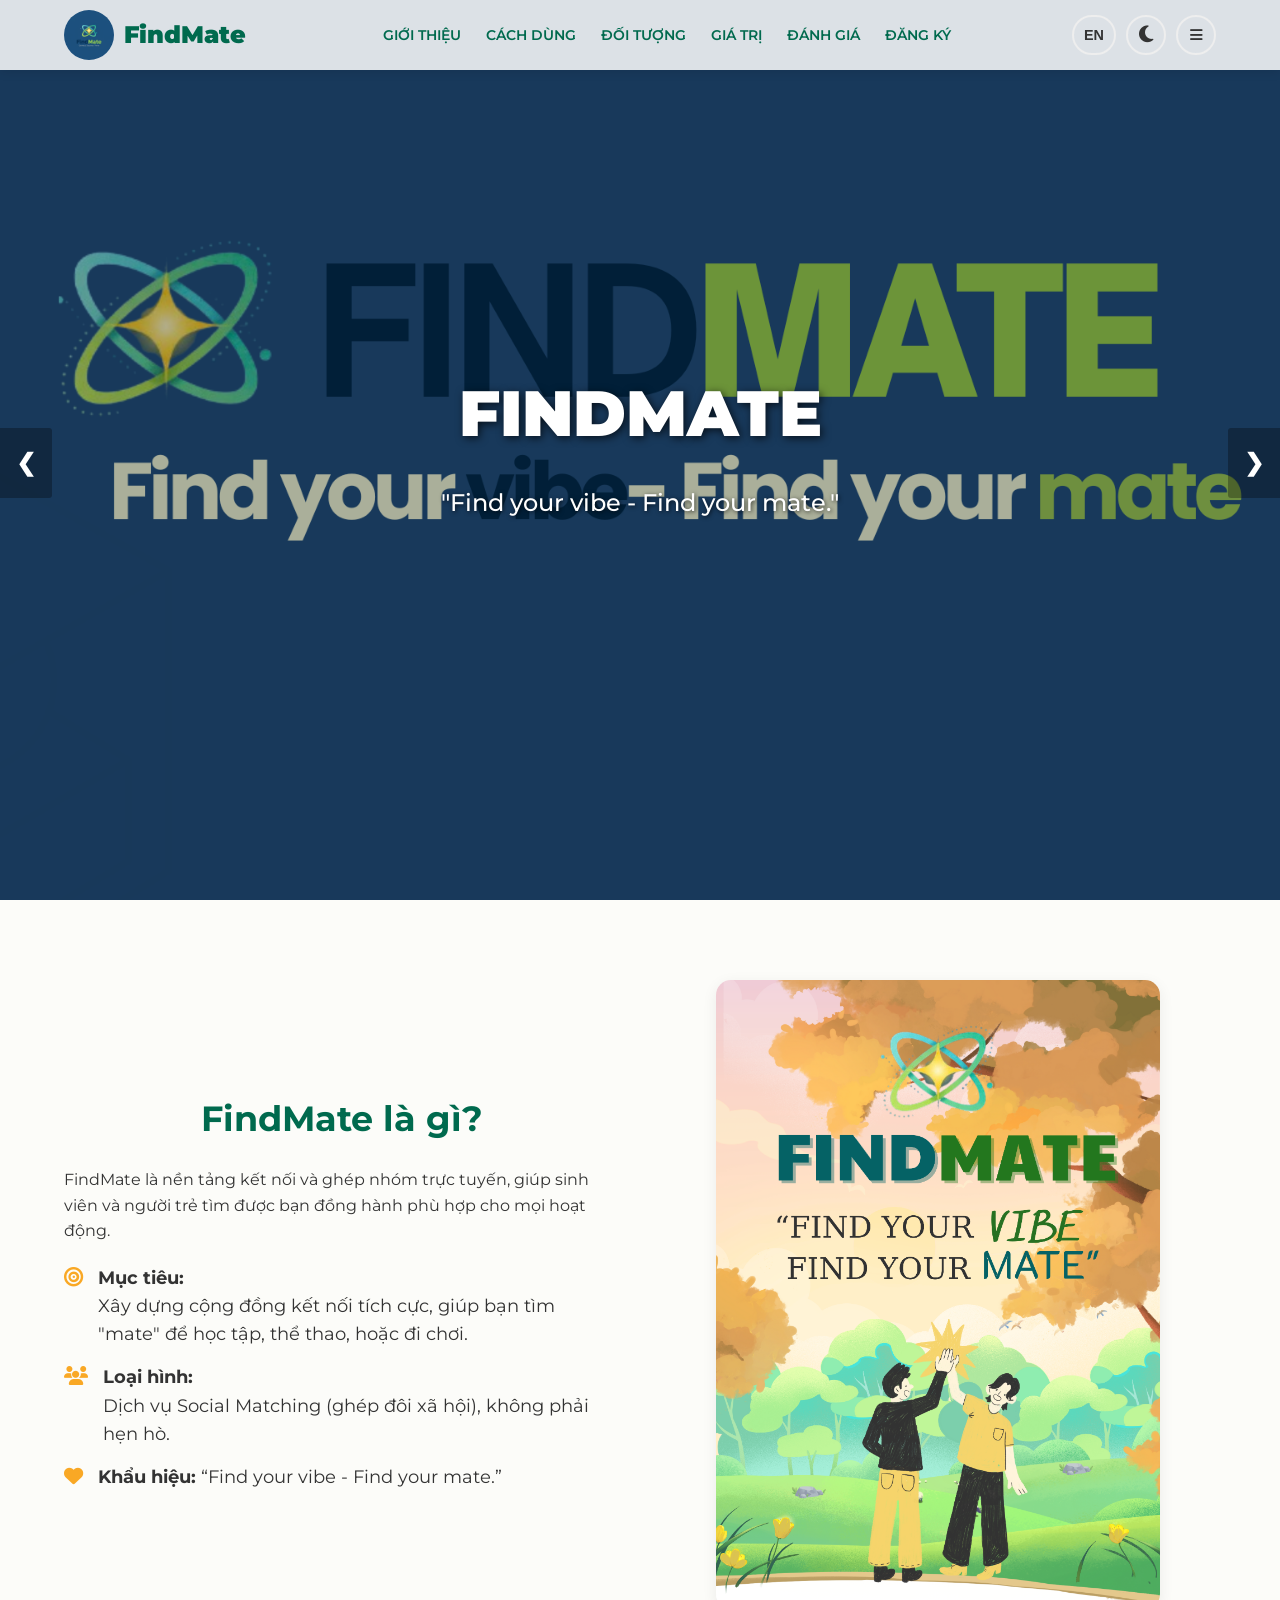
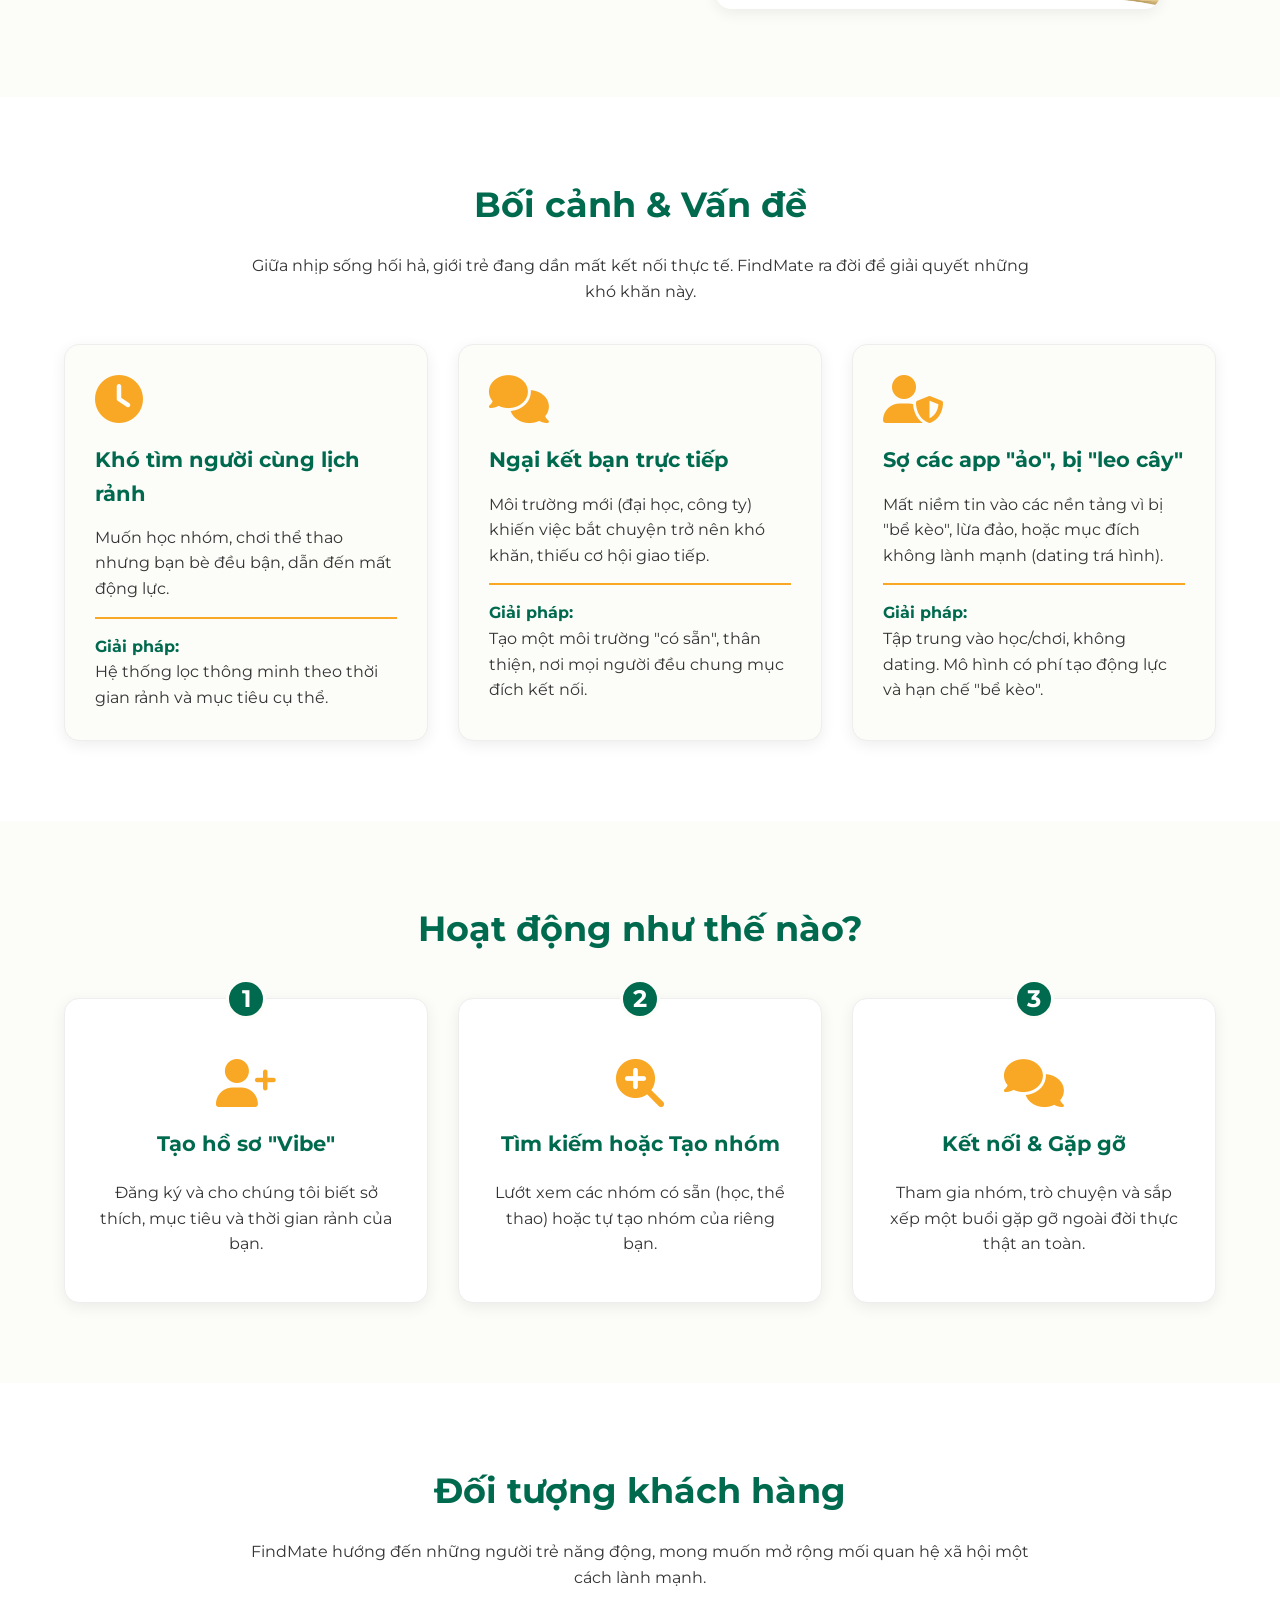
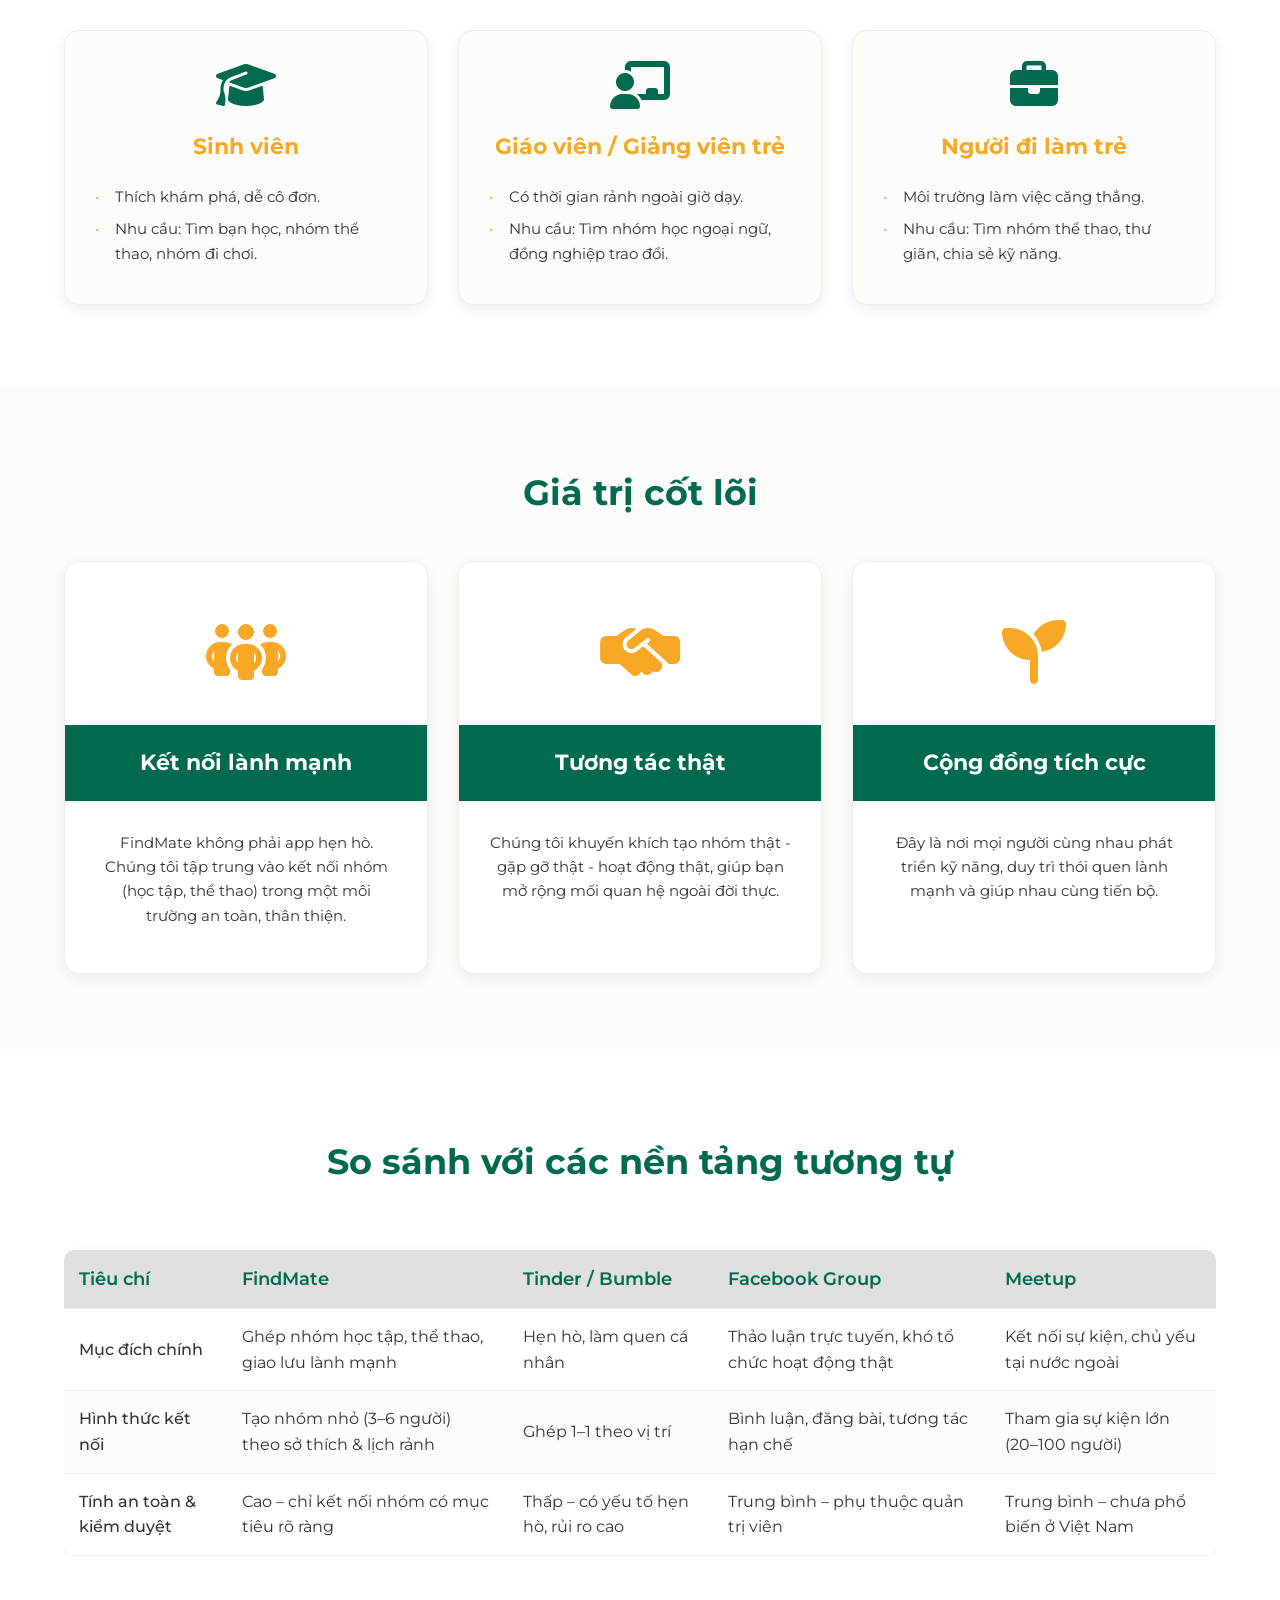
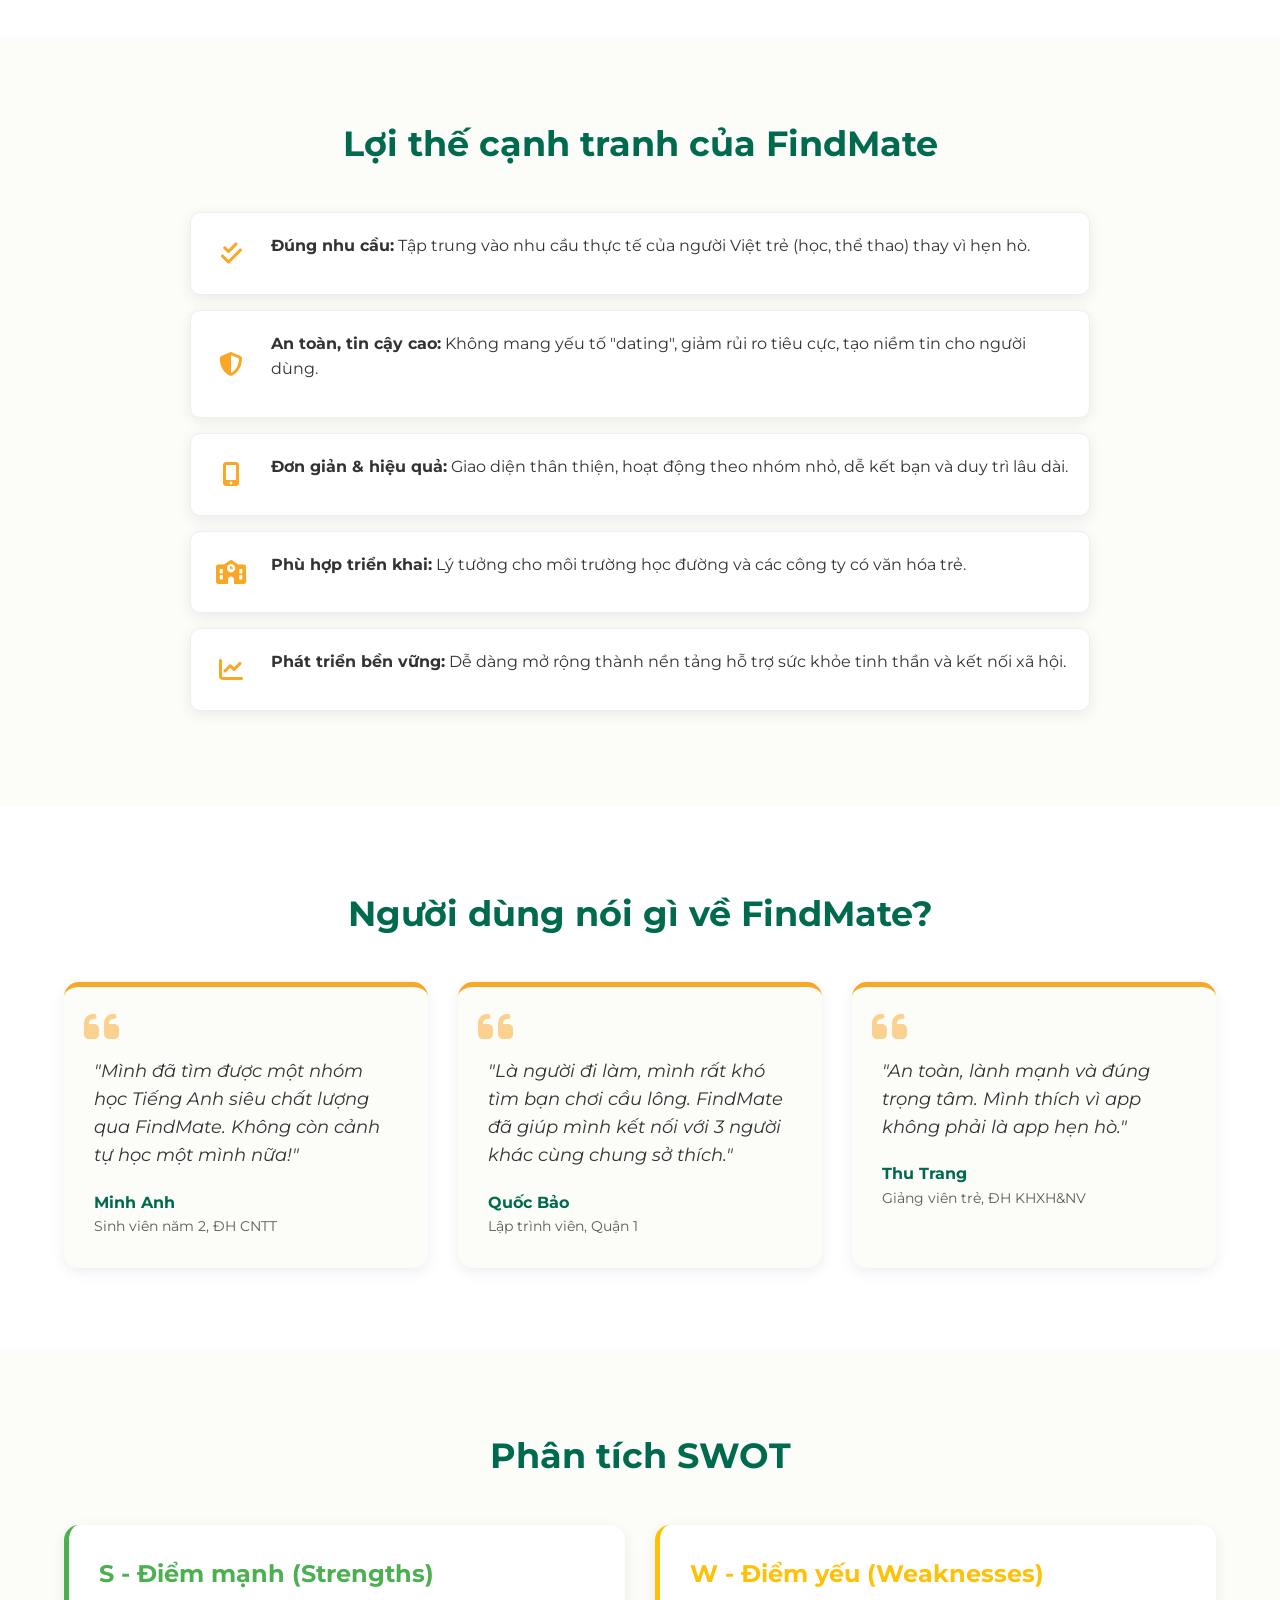
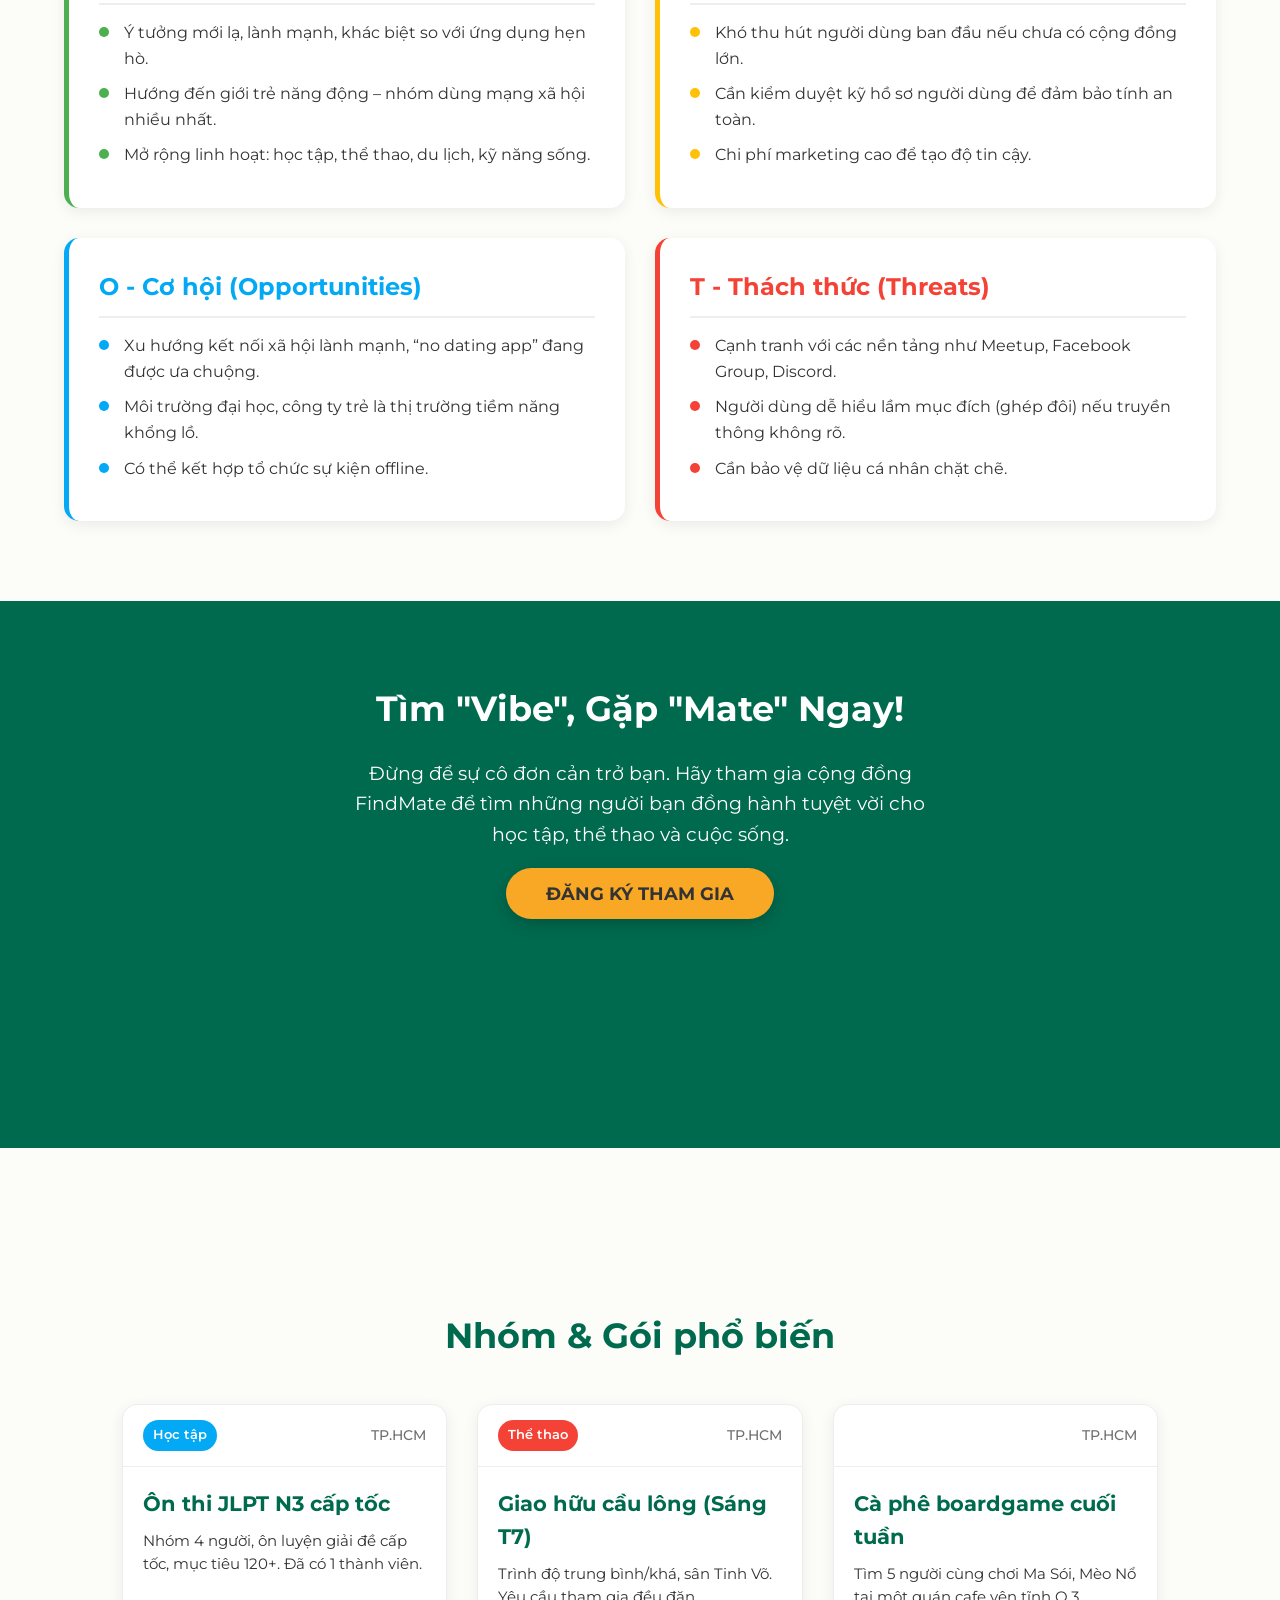
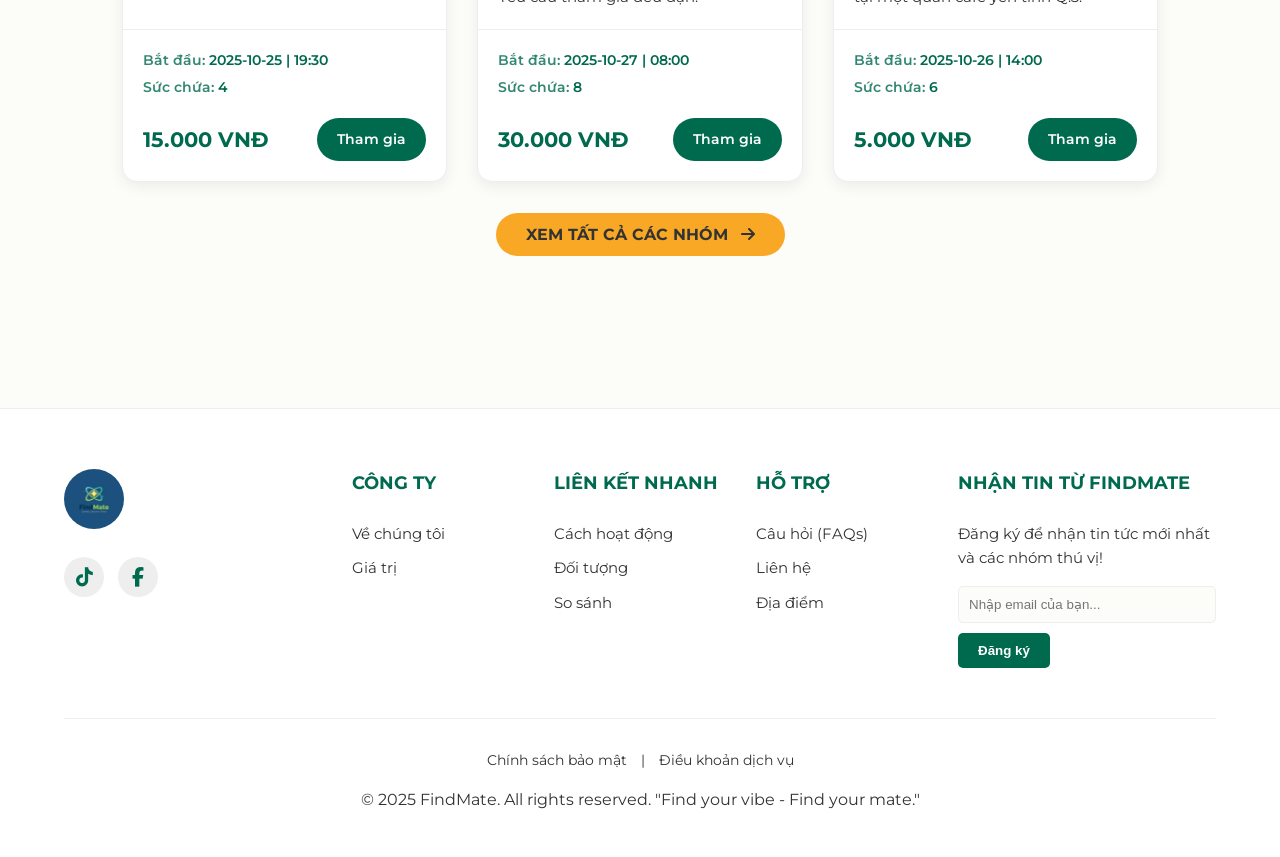
<file: index.html>
<!DOCTYPE html>
<html lang="vi">
<head>
    <meta charset="UTF-8">
    <meta name="viewport" content="width=device-width, initial-scale=1.0">
    <title>FindMate - Find Your Vibe, Find Your Mate</title>
    
    <link rel="preconnect" href="https://fonts.googleapis.com">
    <link rel="preconnect" href="https://fonts.gstatic.com" crossorigin>
    <link href="https://fonts.googleapis.com/css2?family=Montserrat:wght@400;500;600;700;900&display=swap" rel="stylesheet">
    
    <link rel="stylesheet" href="https://cdnjs.cloudflare.com/ajax/libs/font-awesome/6.5.1/css/all.min.css">
    
    <link rel="stylesheet" href="css/style.css">
</head>
<body>

    <header>
        <nav>
            <a href="index.html" class="logo">
                <img src="img/logo-findmate.jpg" alt="FindMate Logo">
                <span>FindMate</span>
            </a>
            
            <ul class="nav-links" id="nav-links">
                <li><a href="#about">
                    <span lang="vi">Giới thiệu</span>
                    <span lang="en">About</span>
                </a></li>
                <li><a href="#how-it-works">
                    <span lang="vi">Cách dùng</span>
                    <span lang="en">How it Works</span>
                </a></li>
                <li><a href="#audience">
                    <span lang="vi">Đối tượng</span>
                    <span lang="en">Audience</span>
                </a></li>
                <li><a href="#core-values">
                    <span lang="vi">Giá trị</span>
                    <span lang="en">Values</span>
                </a></li>
                <li><a href="#testimonials">
                    <span lang="vi">Đánh giá</span>
                    <span lang="en">Reviews</span>
                </a></li>
                <li><a href="#cta">
                    <span lang="vi">Đăng ký</span>
                    <span lang="en">Register</span>
                </a></li>
            </ul>
            
            <div class="controls">
                <button id="lang-toggle">EN</button>
                <button id="dark-mode-toggle">
                    <i class="fa-solid fa-moon"></i>
                </button>
                <button class="menu-toggle" id="menu-toggle">
                    <i class="fa-solid fa-bars"></i>
                </button>
            </div>
        </nav>
    </header>

    <main>

        <section id="hero">
            <div class="slideshow-container">

                <div class="hero-slide fade" style="background-image: url('img/hero-1.jpg');"></div>
                <div class="hero-slide fade" style="background-image: url('img/hero-2.jpg');"></div>
                <div class="hero-slide fade" style="background-image: url('img/hero-3.jpg');"></div>
                <div class="hero-slide fade" style="background-image: url('img/hero-4.jpg');"></div>
                
                <div class="hero-content">
                    <h1>FINDMATE</h1>
                    <p>"Find your vibe - Find your mate."</p>
                </div>

                <a class="prev" onclick="plusSlides(-1)">&#10094;</a>
                <a class="next" onclick="plusSlides(1)">&#10095;</a>
            </div>
        </section>

        <section id="about">
            <div class="container">
                <div class="about-text">
                    <h2>
                        <span lang="vi">FindMate là gì?</span>
                        <span lang="en">What is FindMate?</span>
                    </h2>
                    <p>
                        <span lang="vi">FindMate là nền tảng kết nối và ghép nhóm trực tuyến, giúp sinh viên và người trẻ tìm được bạn đồng hành phù hợp cho mọi hoạt động.</span>
                        <span lang="en">FindMate is an online connection and group-matching platform, helping students and young people find suitable companions for all activities.</span>
                    </p>
                    <ul>
                        <li><i class="fa-solid fa-bullseye"></i>
                            <div>
                                <strong><span lang="vi">Mục tiêu:</span><span lang="en">Goal:</span></strong>
                                <span lang="vi"> Xây dựng cộng đồng kết nối tích cực, giúp bạn tìm "mate" để học tập, thể thao, hoặc đi chơi.</span>
                                <span lang="en"> Build a positive, connected community, helping you find a "mate" for studying, sports, or leisure.</span>
                            </div>
                        </li>
                        <li><i class="fa-solid fa-users"></i>
                            <div>
                                <strong><span lang="vi">Loại hình:</span><span lang="en">Type:</span></strong>
                                <span lang="vi"> Dịch vụ Social Matching (ghép đôi xã hội), không phải hẹn hò.</span>
                                <span lang="en"> Social Matching Service, not a dating app.</span>
                            </div>
                        </li>
                         <li><i class="fa-solid fa-heart"></i>
                            <div>
                                <strong><span lang="vi">Khẩu hiệu:</span><span lang="en">Slogan:</span></strong>
                                <span> “Find your vibe - Find your mate.”</span>
                            </div>
                        </li>
                    </ul>
                </div>
                <div class="about-image">
                    <img src="img/about-placeholder.png" alt="FindMate Logo Illustration">
                </div>
            </div>
        </section>

        <section id="problem">
            <div class="container">
                <h2>
                    <span lang="vi">Bối cảnh & Vấn đề</span>
                    <span lang="en">Context & The Problem</span>
                </h2>
                <p style="text-align: center; max-width: 800px; margin: 10px auto 0 auto;">
                    <span lang="vi">Giữa nhịp sống hối hả, giới trẻ đang dần mất kết nối thực tế. FindMate ra đời để giải quyết những khó khăn này.</span>
                    <span lang="en">In today's fast-paced life, young people are losing real-world connections. FindMate was born to solve these difficulties.</span>
                </p>

                <div class="problem-grid">
                    <div class="problem-card">
                        <i class="fa-solid fa-clock"></i>
                        <h3>
                            <span lang="vi">Khó tìm người cùng lịch rảnh</span>
                            <span lang="en">Hard to Find People with Free Time</span>
                        </h3>
                        <p>
                            <span lang="vi">Muốn học nhóm, chơi thể thao nhưng bạn bè đều bận, dẫn đến mất động lực.</span>
                            <span lang="en">Want to study or play sports, but friends are busy, leading to a loss of motivation.</span>
                        </p>
                        <div class="solution">
                            <strong><span lang="vi">Giải pháp:</span><span lang="en">Solution:</span></strong>
                            <span lang="vi"> Hệ thống lọc thông minh theo thời gian rảnh và mục tiêu cụ thể.</span>
                            <span lang="en"> Smart filtering system based on free time and specific goals.</span>
                        </div>
                    </div>
                    
                    <div class="problem-card">
                        <i class="fa-solid fa-comments"></i>
                        <h3>
                            <span lang="vi">Ngại kết bạn trực tiếp</span>
                            <span lang="en">Shy About Making Friends Directly</span>
                        </h3>
                        <p>
                            <span lang="vi">Môi trường mới (đại học, công ty) khiến việc bắt chuyện trở nên khó khăn, thiếu cơ hội giao tiếp.</span>
                            <span lang="en">New environments (university, workplace) make it hard to start conversations, lacking communication opportunities.</span>
                        </p>
                        <div class="solution">
                            <strong><span lang="vi">Giải pháp:</span><span lang="en">Solution:</span></strong>
                            <span lang="vi"> Tạo một môi trường "có sẵn", thân thiện, nơi mọi người đều chung mục đích kết nối.</span>
                            <span lang="en"> Create a friendly, "ready-made" environment where everyone shares the purpose of connecting.</span>
                        </div>
                    </div>
                    
                    <div class="problem-card">
                        <i class="fa-solid fa-user-shield"></i>
                        <h3>
                            <span lang="vi">Sợ các app "ảo", bị "leo cây"</span>
                            <span lang="en">Fear of "Virtual" Apps & Getting Flaked On</span>
                        </h3>
                        <p>
                            <span lang="vi">Mất niềm tin vào các nền tảng vì bị "bể kèo", lừa đảo, hoặc mục đích không lành mạnh (dating trá hình).</span>
                            <span lang="en">Losing trust in platforms due to canceled plans, scams, or unhealthy hidden motives (disguised dating).</span>
                        </p>
                        <div class="solution">
                            <strong><span lang="vi">Giải pháp:</span><span lang="en">Solution:</span></strong>
                            <span lang="vi"> Tập trung vào học/chơi, không dating. Mô hình có phí tạo động lực và hạn chế "bể kèo".</span>
                            <span lang="en"> Focus on study/play, not dating. A paid model creates commitment and reduces flaking.</span>
                        </div>
                    </div>
                </div>
            </div>
        </section>

        <section id="how-it-works">
            <div class="container">
                <h2>
                    <span lang="vi">Hoạt động như thế nào?</span>
                    <span lang="en">How It Works?</span>
                </h2>
                <div class="how-it-works-grid">
                    <div class="step-card">
                        <div class="step-number">1</div>
                        <i class="fa-solid fa-user-plus"></i>
                        <h3>
                            <span lang="vi">Tạo hồ sơ "Vibe"</span>
                            <span lang="en">Create Your "Vibe" Profile</span>
                        </h3>
                        <p>
                            <span lang="vi">Đăng ký và cho chúng tôi biết sở thích, mục tiêu và thời gian rảnh của bạn.</span>
                            <span lang="en">Sign up and tell us your interests, goals, and when you're free.</span>
                        </p>
                    </div>
                    <div class="step-card">
                        <div class="step-number">2</div>
                        <i class="fa-solid fa-magnifying-glass-plus"></i>
                        <h3>
                            <span lang="vi">Tìm kiếm hoặc Tạo nhóm</span>
                            <span lang="en">Find or Create a Group</span>
                        </h3>
                        <p>
                            <span lang="vi">Lướt xem các nhóm có sẵn (học, thể thao) hoặc tự tạo nhóm của riêng bạn.</span>
                            <span lang="en">Browse existing groups (study, sports) or create your own group.</span>
                        </p>
                    </div>
                    <div class="step-card">
                        <div class="step-number">3</div>
                        <i class="fa-solid fa-comments"></i>
                        <h3>
                            <span lang="vi">Kết nối & Gặp gỡ</span>
                            <span lang="en">Connect & Meet Up</span>
                        </h3>
                        <p>
                            <span lang="vi">Tham gia nhóm, trò chuyện và sắp xếp một buổi gặp gỡ ngoài đời thực thật an toàn.</span>
                            <span lang="en">Join the group, chat, and arrange a safe, real-world meet-up.</span>
                        </p>
                    </div>
                </div>
            </div>
        </section>

        <section id="audience">
            <div class="container">
                <h2>
                    <span lang="vi">Đối tượng khách hàng</span>
                    <span lang="en">Target Audience</span>
                </h2>
                <p style="text-align: center; max-width: 800px; margin: 10px auto 0 auto;">
                    <span lang="vi">FindMate hướng đến những người trẻ năng động, mong muốn mở rộng mối quan hệ xã hội một cách lành mạnh.</span>
                    <span lang="en">FindMate targets dynamic young people who want to expand their social connections in a healthy way.</span>
                </p>

                <div class="audience-grid">
                    <div class="audience-card">
                        <i class="fa-solid fa-graduation-cap"></i>
                        <h3>
                            <span lang="vi">Sinh viên</span>
                            <span lang="en">Students</span>
                        </h3>
                        <ul>
                            <li><span lang="vi">Thích khám phá, dễ cô đơn.</span><span lang="en">Explorers, often feel lonely.</span></li>
                            <li><span lang="vi">Nhu cầu: Tìm bạn học, nhóm thể thao, nhóm đi chơi.</span><span lang="en">Needs: Study buddies, sports groups, hangout groups.</span></li>
                        </ul>
                    </div>
                    <div class="audience-card">
                        <i class="fa-solid fa-chalkboard-user"></i>
                        <h3>
                            <span lang="vi">Giáo viên / Giảng viên trẻ</span>
                            <span lang="en">Young Teachers / Lecturers</span>
                        </h3>
                        <ul>
                            <li><span lang="vi">Có thời gian rảnh ngoài giờ dạy.</span><span lang="en">Free time outside teaching hours.</span></li>
                            <li><span lang="vi">Nhu cầu: Tìm nhóm học ngoại ngữ, đồng nghiệp trao đổi.</span><span lang="en">Needs: Language study groups, colleagues for skill exchange.</span></li>
                        </ul>
                    </div>
                    <div class="audience-card">
                        <i class="fa-solid fa-briefcase"></i>
                        <h3>
                            <span lang="vi">Người đi làm trẻ</span>
                            <span lang="en">Young Professionals</span>
                        </h3>
                        <ul>
                            <li><span lang="vi">Môi trường làm việc căng thẳng.</span><span lang="en">Stressful work environment.</span></li>
                            <li><span lang="vi">Nhu cầu: Tìm nhóm thể thao, thư giãn, chia sẻ kỹ năng.</span><span lang="en">Needs: Sports groups, relaxation, skill-sharing.</span></li>
                        </ul>
                    </div>
                </div>
            </div>
        </section>
        
        <section id="core-values">
            <div class="container">
                <h2>
                    <span lang="vi">Giá trị cốt lõi</span>
                    <span lang="en">Core Values</span>
                </h2>
                
                <div class="values-grid">
                    <div class="value-card">
                        <div class="icon"><i class="fa-solid fa-people-group"></i></div>
                        <h3>
                            <span lang="vi">Kết nối lành mạnh</span>
                            <span lang="en">Healthy Connection</span>
                        </h3>
                        <p>
                            <span lang="vi">FindMate không phải app hẹn hò. Chúng tôi tập trung vào kết nối nhóm (học tập, thể thao) trong một môi trường an toàn, thân thiện.</span>
                            <span lang="en">FindMate is not a dating app. We focus on group connections (study, sports) in a safe and friendly environment.</span>
                        </p>
                    </div>
                    
                    <div class="value-card">
                        <div class="icon"><i class="fa-solid fa-handshake-simple"></i></div>
                        <h3>
                            <span lang="vi">Tương tác thật</span>
                            <span lang="en">Real Interaction</span>
                        </h3>
                        <p>
                            <span lang="vi">Chúng tôi khuyến khích tạo nhóm thật - gặp gỡ thật - hoạt động thật, giúp bạn mở rộng mối quan hệ ngoài đời thực.</span>
                            <span lang="en">We encourage real groups, real meetings, and real activities, helping you expand your real-life social circle.</span>
                        </p>
                    </div>
                    
                    <div class="value-card">
                        <div class="icon"><i class="fa-solid fa-seedling"></i></div>
                        <h3>
                            <span lang="vi">Cộng đồng tích cực</span>
                            <span lang="en">Positive Community</span>
                        </h3>
                        <p>
                            <span lang="vi">Đây là nơi mọi người cùng nhau phát triển kỹ năng, duy trì thói quen lành mạnh và giúp nhau cùng tiến bộ.</span>
                            <span lang="en">This is a place where people develop skills, maintain healthy habits, and help each other progress together.</span>
                        </p>
                    </div>
                </div>
            </div>
        </section>

        <section id="comparison">
            <div class="container">
                <h2>
                    <span lang="vi">So sánh với các nền tảng tương tự</span>
                    <span lang="en">Competitor Analysis</span>
                </h2>
                <div style="overflow-x: auto;">
                    <table class="comparison-table">
                        <thead>
                            <tr>
                                <th><span lang="vi">Tiêu chí</span><span lang="en">Criteria</span></th>
                                <th>FindMate</th>
                                <th>Tinder / Bumble</th>
                                <th>Facebook Group</th>
                                <th>Meetup</th>
                            </tr>
                        </thead>
                        <tbody>
                            <tr>
                                <td class="feature" data-label="Criteria"><span lang="vi">Mục đích chính</span><span lang="en">Primary Goal</span></td>
                                <td data-label="FindMate"><span lang="vi">Ghép nhóm học tập, thể thao, giao lưu lành mạnh</span><span lang="en">Match for study, sports, healthy social interaction</span></td>
                                <td data-label="Tinder / Bumble"><span lang="vi">Hẹn hò, làm quen cá nhân</span><span lang="en">Dating, individual acquaintance</span></td>
                                <td data-label="Facebook Group"><span lang="vi">Thảo luận trực tuyến, khó tổ chức hoạt động thật</span><span lang="en">Online discussion, difficult to organize real activities</span></td>
                                <td data-label="Meetup"><span lang="vi">Kết nối sự kiện, chủ yếu tại nước ngoài</span><span lang="en">Event connection, primarily abroad</span></td>
                            </tr>
                            <tr>
                                <td class="feature" data-label="Criteria"><span lang="vi">Hình thức kết nối</span><span lang="en">Connection Method</span></td>
                                <td data-label="FindMate"><span lang="vi">Tạo nhóm nhỏ (3–6 người) theo sở thích & lịch rảnh</span><span lang="en">Small group (3–6 people) based on interests & free time</span></td>
                                <td data-label="Tinder / Bumble"><span lang="vi">Ghép 1–1 theo vị trí</span><span lang="en">1-to-1 matching by location</span></td>
                                <td data-label="Facebook Group"><span lang="vi">Bình luận, đăng bài, tương tác hạn chế</span><span lang="en">Comments, posts, limited interaction</span></td>
                                <td data-label="Meetup"><span lang="vi">Tham gia sự kiện lớn (20–100 người)</span><span lang="en">Participate in large events (20–100 people)</span></td>
                            </tr>
                            <tr>
                                <td class="feature" data-label="Criteria"><span lang="vi">Tính an toàn & kiểm duyệt</span><span lang="en">Safety & Moderation</span></td>
                                <td data-label="FindMate"><span lang="vi">Cao – chỉ kết nối nhóm có mục tiêu rõ ràng</span><span lang="en">High – only connects groups with clear objectives</span></td>
                                <td data-label="Tinder / Bumble"><span lang="vi">Thấp – có yếu tố hẹn hò, rủi ro cao</span><span lang="en">Low – dating element, high risk</span></td>
                                <td data-label="Facebook Group"><span lang="vi">Trung bình – phụ thuộc quản trị viên</span><span lang="en">Medium – depends on administrators</span></td>
                                <td data-label="Meetup"><span lang="vi">Trung bình – chưa phổ biến ở Việt Nam</span><span lang="en">Medium – not popular in Vietnam yet</span></td>
                            </tr>
                        </tbody>
                    </table>
                </div>
            </div>
        </section>

        <section id="advantages">
            <div class="container">
                <h2>
                    <span lang="vi">Lợi thế cạnh tranh của FindMate</span>
                    <span lang="en">FindMate's Competitive Advantages</span>
                </h2>
                
                <ul class="advantages-list">
                    <li>
                        <i class="fa-solid fa-check-double"></i>
                        <p>
                            <span lang="vi"><strong>Đúng nhu cầu:</strong> Tập trung vào nhu cầu thực tế của người Việt trẻ (học, thể thao) thay vì hẹn hò.</span>
                            <span lang="en"><strong>Right Focus:</strong> Targets the real needs of young Vietnamese (study, sports) instead of dating.</span>
                        </p>
                    </li>
                    <li>
                        <i class="fa-solid fa-shield-halved"></i>
                        <p>
                            <span lang="vi"><strong>An toàn, tin cậy cao:</strong> Không mang yếu tố "dating", giảm rủi ro tiêu cực, tạo niềm tin cho người dùng.</span>
                            <span lang="en"><strong>High Safety & Trust:</strong> No "dating" elements, reducing negative risks and building user trust.</span>
                        </p>
                    </li>
                    <li>
                        <i class="fa-solid fa-mobile-screen-button"></i>
                        <p>
                            <span lang="vi"><strong>Đơn giản & hiệu quả:</strong> Giao diện thân thiện, hoạt động theo nhóm nhỏ, dễ kết bạn và duy trì lâu dài.</span>
                            <span lang="en"><strong>Simple & Effective:</strong> Friendly UI, operates in small groups,
                            making it easy to make and maintain friendships.</span>
                        </p>
                    </li>
                    <li>
                        <i class="fa-solid fa-school"></i>
                        <p>
                            <span lang="vi"><strong>Phù hợp triển khai:</strong> Lý tưởng cho môi trường học đường và các công ty có văn hóa trẻ.</span>
                            <span lang="en"><strong>Perfectly Deployable:</strong> Ideal for academic environments and companies with a young culture.</span>
                        </p>
                    </li>
                    <li>
                        <i class="fa-solid fa-chart-line"></i>
                        <p>
                            <span lang="vi"><strong>Phát triển bền vững:</strong> Dễ dàng mở rộng thành nền tảng hỗ trợ sức khỏe tinh thần và kết nối xã hội.</span>
                            <span lang="en"><strong>Sustainable Growth:</strong> Easily expandable into a platform for mental wellness and social connection.</span>
                        </p>
                    </li>
                </ul>
            </div>
        </section>
        
        <section id="testimonials">
            <div class="container">
                <h2>
                    <span lang="vi">Người dùng nói gì về FindMate?</span>
                    <span lang="en">What Our Users Say?</span>
                </h2>
                <div class="testimonials-grid">
                    <div class="testimonial-card">
                        <i class="fa-solid fa-quote-left quote-icon"></i>
                        <p>
                            <span lang="vi">"Mình đã tìm được một nhóm học Tiếng Anh siêu chất lượng qua FindMate. Không còn cảnh tự học một mình nữa!"</span>
                            <span lang="en">"I found a high-quality English study group through FindMate. No more studying alone!"</span>
                        </p>
                        <div class="author">
                            <span lang="vi">Minh Anh</span><span lang="en">Minh Anh</span>
                        </div>
                        <div class="role">
                            <span lang="vi">Sinh viên năm 2, ĐH CNTT</span><span lang="en">2nd Year Student, UIT</span>
                        </div>
                    </div>
                    <div class="testimonial-card">
                        <i class="fa-solid fa-quote-left quote-icon"></i>
                        <p>
                            <span lang="vi">"Là người đi làm, mình rất khó tìm bạn chơi cầu lông. FindMate đã giúp mình kết nối với 3 người khác cùng chung sở thích."</span>
                            <span lang="en">"As a professional, it was hard to find badminton partners. FindMate helped me connect with 3 others who love the sport."</span>
                        </p>
                        <div class="author">
                            <span lang="vi">Quốc Bảo</span><span lang="en">Quoc Bao</span>
                        </div>
                        <div class="role">
                            <span lang="vi">Lập trình viên, Quận 1</span><span lang="en">Developer, District 1</span>
                        </div>
                    </div>
                    <div class="testimonial-card">
                        <i class="fa-solid fa-quote-left quote-icon"></i>
                        <p>
                            <span lang="vi">"An toàn, lành mạnh và đúng trọng tâm. Mình thích vì app không phải là app hẹn hò."</span>
                            <span lang="en">"Safe, healthy, and focused. I love that it's not a dating app."</span>
                        </p>
                        <div class="author">
                            <span lang="vi">Thu Trang</span><span lang="en">Thu Trang</span>
                        </div>
                        <div class="role">
                            <span lang="vi">Giảng viên trẻ, ĐH KHXH&NV</span><span lang="en">Young Lecturer, USSH</span>
                        </div>
                    </div>
                </div>
            </div>
        </section>

        <section id="swot">
            <div class="container">
                <h2>
                    <span lang="vi">Phân tích SWOT</span>
                    <span lang="en">SWOT Analysis</span>
                </h2>
                <div class="swot-grid">
                    <div class="swot-card" id="swot-s">
                        <h3><span lang="vi">S - Điểm mạnh (Strengths)</span><span lang="en">S - Strengths</span></h3>
                        <ul>
                            <li><span lang="vi">Ý tưởng mới lạ, lành mạnh, khác biệt so với ứng dụng hẹn hò.</span><span lang="en">New, healthy, and different concept compared to dating apps.</span></li>
                            <li><span lang="vi">Hướng đến giới trẻ năng động – nhóm dùng mạng xã hội nhiều nhất.</span><span lang="en">Targets dynamic youth – the most active social media users.</span></li>
                            <li><span lang="vi">Mở rộng linh hoạt: học tập, thể thao, du lịch, kỹ năng sống.</span><span lang="en">Flexible expansion: study, sports, travel, life skills.</span></li>
                        </ul>
                    </div>
                    <div class="swot-card" id="swot-w">
                        <h3><span lang="vi">W - Điểm yếu (Weaknesses)</span><span lang="en">W - Weaknesses</span></h3>
                        <ul>
                            <li><span lang="vi">Khó thu hút người dùng ban đầu nếu chưa có cộng đồng lớn.</span><span lang="en">Difficulty attracting initial users without a large community.</span></li>
                            <li><span lang="vi">Cần kiểm duyệt kỹ hồ sơ người dùng để đảm bảo tính an toàn.</span><span lang="en">Requires careful user profile moderation for safety.</span></li>
                            <li><span lang="vi">Chi phí marketing cao để tạo độ tin cậy.</span><span lang="en">High marketing costs to build trust.</span></li>
                        </ul>
                    </div>
                    <div class="swot-card" id="swot-o">
                        <h3><span lang="vi">O - Cơ hội (Opportunities)</span><span lang="en">O - Opportunities</span></h3>
                        <ul>
                            <li><span lang="vi">Xu hướng kết nối xã hội lành mạnh, “no dating app” đang được ưa chuộng.</span><span lang="en">Growing trend for healthy "no dating app" social connections.</span></li>
                            <li><span lang="vi">Môi trường đại học, công ty trẻ là thị trường tiềm năng khổng lồ.</span><span lang="en">Universities and young corporate environments are huge potential markets.</span></li>
                            <li><span lang="vi">Có thể kết hợp tổ chức sự kiện offline.</span><span lang="en">Can be combined with organizing offline events.</span></li>
                        </ul>
                    </div>
                    <div class="swot-card" id="swot-t">
                        <h3><span lang="vi">T - Thách thức (Threats)</span><span lang="en">T - Threats</span></h3>
                        <ul>
                            <li><span lang="vi">Cạnh tranh với các nền tảng như Meetup, Facebook Group, Discord.</span><span lang="en">Competition with platforms like Meetup, Facebook Group, Discord.</span></li>
                            <li><span lang="vi">Người dùng dễ hiểu lầm mục đích (ghép đôi) nếu truyền thông không rõ.</span><span lang="en">Users might misunderstand the purpose (as dating) if communication is unclear.</span></li>
                            <li><span lang="vi">Cần bảo vệ dữ liệu cá nhân chặt chẽ.</span><span lang="en">Strict personal data protection is needed.</span></li>
                        </ul>
                    </div>
                </div>
            </div>
        </section>

        <section id="cta">
            <div class="container">
                <h2>
                    <span lang="vi">Tìm "Vibe", Gặp "Mate" Ngay!</span>
                    <span lang="en">Find Your "Vibe", Meet Your "Mate" Now!</span>
                </h2>
                <p>
                    <span lang="vi">Đừng để sự cô đơn cản trở bạn. Hãy tham gia cộng đồng FindMate để tìm những người bạn đồng hành tuyệt vời cho học tập, thể thao và cuộc sống.</span>
                    <span lang="en">Don't let loneliness hold you back. Join the FindMate community to find amazing companions for study, sports, and life.</span>
                </p>
                <a href="https://docs.google.com/forms/d/e/1FAIpQLSe95seO5lCM4y4dZin0mB59UO9p1ZV3TruzOU6YH4hJ8UhJbA/viewform?usp=dialog" class="cta-button" target="_blank">
                    <span lang="vi">Đăng ký tham gia</span>
                    <span lang="en">Register Now</span>
                </a>
            </div>
        </section>

<section id="cta">
            </section>

        <section id="popular-groups">
<section id="popular-groups">
            <div class="container">
                <h2>
                    <span lang="vi">Nhóm & Gói phổ biến</span>
                    <span lang="en">Popular Groups & Packages</span>
                </h2>
                <div class="groups-grid">
                    
                    <div class="group-card" data-category="study">
                        <div class="card-header">
                            <span class="tag tag-study"><span lang="vi">Học tập</span><span lang="en">Study</span></span>
                            <span class="location">TP.HCM</span>
                        </div>
                        <div class="card-body">
                            <h3><span lang="vi">Ôn thi JLPT N3 cấp tốc</span><span lang="en">JLPT N3 Cram Group</span></h3>
                            <p>
                                <span lang="vi">Nhóm 4 người, ôn luyện giải đề cấp tốc, mục tiêu 120+. Đã có 1 thành viên.</span>
                                <span lang="en">4-person group, intensive exam prep, 120+ score goal. 1 member already.</span>
                            </p>
                        </div>
                        <div class="card-footer">
                            <div class="group-meta">
                                <div>
                                    <strong><span lang="vi">Bắt đầu:</span><span lang="en">Starts:</span></strong>
                                    <span>2025-10-25 | 19:30</span>
                                </div>
                                <div>
                                    <strong><span lang="vi">Sức chứa:</span><span lang="en">Size:</span></strong>
                                    <span>4</span>
                                </div>
                            </div>
                            <div class="group-price">
                                <span lang="vi">15.000 VNĐ</span>
                                <span lang="en">$0.60</span>
                            </div>
                            <a href="https://docs.google.com/forms/d/e/1FAIpQLSf7qGUWXAAi0YOpkEW-FQ2zwKQVMt-5c7JcQW0MsLPUN8qtRA/viewform?usp=sharing&ouid=111710151782498479278" class="btn-join" target="_blank">
                                <span lang="vi">Tham gia</span>
                                <span lang="en">Join</span>
                            </a>
                        </div>
                    </div>
                    
                    <div class="group-card" data-category="sport">
                        <div class="card-header">
                            <span class="tag tag-sport"><span lang="vi">Thể thao</span><span lang="en">Sports</span></span>
                            <span class="location">TP.HCM</span>
                        </div>
                        <div class="card-body">
                            <h3><span lang="vi">Giao hữu cầu lông (Sáng T7)</span><span lang="en">Friendly Badminton (Sat AM)</span></h3>
                            <p>
                                <span lang="vi">Trình độ trung bình/khá, sân Tinh Võ. Yêu cầu tham gia đều đặn.</span>
                                <span lang="en">Intermediate level, Tinh Vo court. Requires consistent attendance.</span>
                            </p>
                        </div>
                        <div class="card-footer">
                            <div class="group-meta">
                                <div>
                                    <strong><span lang="vi">Bắt đầu:</span><span lang="en">Starts:</span></strong>
                                    <span>2025-10-27 | 08:00</span>
                                </div>
                                <div>
                                    <strong><span lang="vi">Sức chứa:</span><span lang="en">Size:</span></strong>
                                    <span>8</span>
                                </div>
                            </div>
                            <div class="group-price">
                                <span lang="vi">30.000 VNĐ</span>
                                <span lang="en">$1.20</span>
                            </div>
                            <a href="https://docs.google.com/forms/d/e/1FAIpQLSf7qGUWXAAi0YOpkEW-FQ2zwKQVMt-5c7JcQW0MsLPUN8qtRA/viewform?usp=sharing&ouid=111710151782498479278" class="btn-join" target="_blank">
                                <span lang="vi">Tham gia</span>
                                <span lang="en">Join</span>
                            </a>
                        </div>
                    </div>
                    
                    <div class="group-card" data-category="hangout">
                        <div class="card-header">
                            <span class="tag tag-hangout"><span lang="vi">Đi chơi</span><span lang="en">Hangout</span></span>
                            <span class="location">TP.HCM</span>
                        </div>
                        <div class="card-body">
                            <h3><span lang="vi">Cà phê boardgame cuối tuần</span><span lang="en">Weekend Boardgame Cafe</span></h3>
                            <p>
                                <span lang="vi">Tìm 5 người cùng chơi Ma Sói, Mèo Nổ tại một quán cafe yên tĩnh Q.3.</span>
                                <span lang="en">Looking for 5 people to play Werewolf, Exploding Kittens at a quiet cafe in D.3.</span>
                            </p>
                        </div>
                        <div class="card-footer">
                            <div class="group-meta">
                                <div>
                                    <strong><span lang="vi">Bắt đầu:</span><span lang="en">Starts:</span></strong>
                                    <span>2025-10-26 | 14:00</span>
                                </div>
                                <div>
                                    <strong><span lang="vi">Sức chứa:</span><span lang="en">Size:</span></strong>
                                    <span>6</span>
                                </div>
                            </div>
                            <div class="group-price">
                                <span lang="vi">5.000 VNĐ</span>
                                <span lang="en">$0.20</span>
                            </div>
                            <a href="https://docs.google.com/forms/d/e/1FAIpQLSf7qGUWXAAi0YOpkEW-FQ2zwKQVMt-5c7JcQW0MsLPUN8qtRA/viewform?usp=sharing&ouid=111710151782498479278" class="btn-join" target="_blank">
                                <span lang="vi">Tham gia</span>
                                <span lang="en">Join</span>
                            </a>
                        </div>
                    </div>
                    
                </div>
                
                <div class="see-all-container">
                    <a href="groups.html" class="see-all-btn">
                        <span lang="vi">Xem tất cả các nhóm <i class="fa-solid fa-arrow-right"></i></span>
                        <span lang="en">See all groups <i class="fa-solid fa-arrow-right"></i></span>
                    </a>
                </div>
                
            </div>
        </section>

    </main>

    <footer>
        <div class="footer-top-container">
            <div class="footer-col" id="footer-brand">
                <img src="img/logo-findmate.jpg" alt="FindMate Logo">
                <div class="social-links">
                    <a href="https://www.tiktok.com/@findmate8?is_from_webapp=1&sender_device=pc" target="_blank" title="TikTok"><i class="fa-brands fa-tiktok"></i></a>
                    <a href="https://www.facebook.com/profile.php?id=61581945898819&locale=vi_VN" target="_blank" title="Facebook"><i class="fa-brands fa-facebook-f"></i></a>
                </div>
            </div>
            <div class="footer-col" id="footer-company">
                <h4>
                    <span lang="vi">Công ty</span>
                    <span lang="en">Company</span>
                </h4>
                <ul>
                    <li><a href="#about"><span lang="vi">Về chúng tôi</span><span lang="en">About Us</span></a></li>
                    <li><a href="#core-values"><span lang="vi">Giá trị</span><span lang="en">Values</span></a></li>
                </ul>
            </div>
            <div class="footer-col" id="footer-quicklinks">
                <h4>
                    <span lang="vi">Liên kết nhanh</span>
                    <span lang="en">Quick Links</span>
                </h4>
                <ul>
                    <li><a href="#how-it-works"><span lang="vi">Cách hoạt động</span><span lang="en">How it Works</span></a></li>
                    <li><a href="#audience"><span lang="vi">Đối tượng</span><span lang="en">Audience</span></a></li>
                    <li><a href="#comparison"><span lang="vi">So sánh</span><span lang="en">Comparison</span></a></li>
                </ul>
            </div>
            <div class="footer-col" id="footer-help">
                <h4>
                    <span lang="vi">Hỗ trợ</span>
                    <span lang="en">Help</span>
                </h4>
                <ul>
                    <li><a href="faq.html" target="_blank"><span lang="vi">Câu hỏi (FAQs)</span><span lang="en">FAQs</span></a></li>
                    <li><a href="contact.html" target="_blank"><span lang="vi">Liên hệ</span><span lang="en">Contact Us</span></a></li>
                    <li><a href="#"><span lang="vi">Địa điểm</span><span lang="en">Location</span></a></li>
                </ul>
            </div>
            <div class="footer-col" id="footer-newsletter">
                <h4>
                    <span lang="vi">Nhận tin từ FindMate</span>
                    <span lang="en">FindMate in your Inbox</span>
                </h4>
                <form class="newsletter-form">
                    <p>
                        <span lang="vi">Đăng ký để nhận tin tức mới nhất và các nhóm thú vị!</span>
                        <span lang="en">Sign up for the latest news and interesting new groups!</span>
                    </p>
                    <input type="email" placeholder="Nhập email của bạn..." lang="vi">
                    <input type="email" placeholder="Enter your email..." lang="en">
                    <button type="submit" lang="vi">Đăng ký</button>
                    <button type="submit" lang="en">Subscribe</button>
                </form>
            </div>
        </div>
        <div class="footer-bottom-container">
            <div class="sub-links">
                <a href="privacy.html" target="_blank"><span lang="vi">Chính sách bảo mật</span><span lang="en">Privacy Policy</span></a> | 
                <a href="terms.html" target="_blank"><span lang="vi">Điều khoản dịch vụ</span><span lang="en">Terms of Service</span></a>
            </div>
            <p class="copyright">
                © 2025 FindMate. All rights reserved. "Find your vibe - Find your mate."
            </p>
        </div>
    </footer>
    
    <button id="back-to-top" title="Go to top"><i class="fa-solid fa-arrow-up"></i></button>

    <script src="js/script.js"></script>

</body>
</html>
</file>
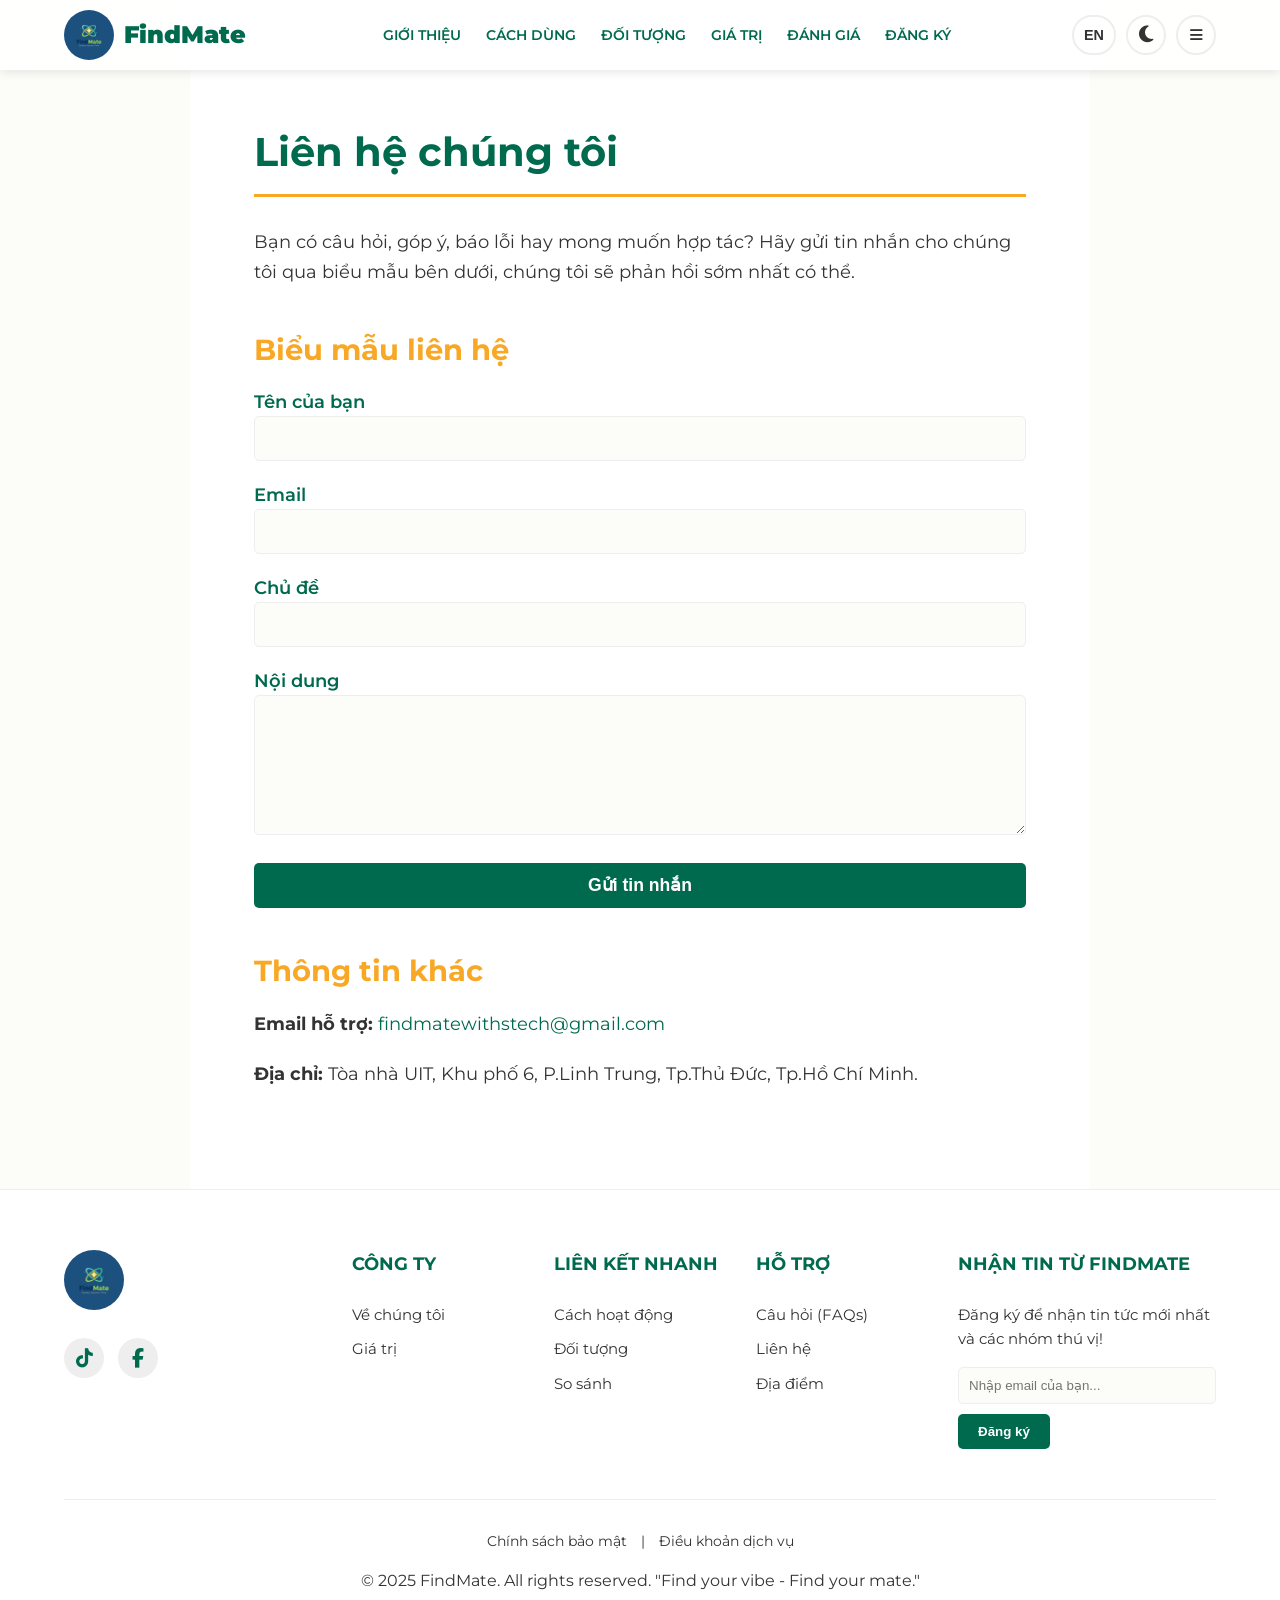
<file: contact.html>
<!DOCTYPE html>
<html lang="vi">
<head>
    <meta charset="UTF-8">
    <meta name="viewport" content="width=device-width, initial-scale=1.0">
    <title>Liên hệ - FindMate</title>
    
    <link rel="preconnect" href="https://fonts.googleapis.com">
    <link rel="preconnect" href="https://fonts.gstatic.com" crossorigin>
    <link href="https://fonts.googleapis.com/css2?family=Montserrat:wght@400;500;600;700;900&display=swap" rel="stylesheet">
    
    <link rel="stylesheet" href="https://cdnjs.cloudflare.com/ajax/libs/font-awesome/6.5.1/css/all.min.css">
    
    <link rel="stylesheet" href="css/style.css">
    <link rel="stylesheet" href="css/page.css">
</head>
<body>

    <header>
        <nav>
            <a href="index.html" class="logo">
                <img src="img/logo-findmate.jpg" alt="FindMate Logo">
                <span>FindMate</span>
            </a>
            
            <ul class="nav-links" id="nav-links">
                <li><a href="index.html#about">
                    <span lang="vi">Giới thiệu</span>
                    <span lang="en">About</span>
                </a></li>
                <li><a href="index.html#how-it-works">
                    <span lang="vi">Cách dùng</span>
                    <span lang="en">How it Works</span>
                </a></li>
                <li><a href="index.html#audience">
                    <span lang="vi">Đối tượng</span>
                    <span lang="en">Audience</span>
                </a></li>
                <li><a href="index.html#core-values">
                    <span lang="vi">Giá trị</span>
                    <span lang="en">Values</span>
                </a></li>
                <li><a href="index.html#testimonials">
                    <span lang="vi">Đánh giá</span>
                    <span lang="en">Reviews</span>
                </a></li>
                <li><a href="index.html#cta">
                    <span lang="vi">Đăng ký</span>
                    <span lang="en">Register</span>
                </a></li>
            </ul>
            
            <div class="controls">
                <button id="lang-toggle">EN</button>
                <button id="dark-mode-toggle">
                    <i class="fa-solid fa-moon"></i>
                </button>
                <button class="menu-toggle" id="menu-toggle">
                    <i class="fa-solid fa-bars"></i>
                </button>
            </div>
        </nav>
    </header>

    <main class="page-content">
        <h1 lang="vi">Liên hệ chúng tôi</h1>
        <h1 lang="en">Contact Us</h1>

        <p lang="vi">Bạn có câu hỏi, góp ý, báo lỗi hay mong muốn hợp tác? Hãy gửi tin nhắn cho chúng tôi qua biểu mẫu bên dưới, chúng tôi sẽ phản hồi sớm nhất có thể.</p>
        <p lang="en">Have questions, feedback, bug reports, or partnership inquiries? Send us a message using the form below, and we will get back to you as soon as possible.</p>
        
        <h2 lang="vi">Biểu mẫu liên hệ</h2>
        <h2 lang="en">Contact Form</h2>
        
        <form class="contact-form" action="#" method="post">
            <div class="form-group">
                <label for="name" lang="vi">Tên của bạn</label>
                <label for="name" lang="en">Your Name</label>
                <input type="text" id="name" required>
            </div>
            <div class="form-group">
                <label for="email" lang="vi">Email</label>
                <label for="email" lang="en">Email</label>
                <input type="email" id="email" required>
            </div>
             <div class="form-group">
                <label for="subject" lang="vi">Chủ đề</label>
                <label for="subject" lang="en">Subject</label>
                <input type="text" id="subject" required>
            </div>
            <div class="form-group">
                <label for="message" lang="vi">Nội dung</label>
                <label for="message" lang="en">Message</label>
                <textarea id="message" rows="6" required></textarea>
            </div>
            <button type="submit" lang="vi">Gửi tin nhắn</button>
            <button type="submit" lang="en">Send Message</button>
        </form>

        <h2 lang="vi">Thông tin khác</h2>
        <h2 lang="en">Other Information</h2>
        <p>
            <strong lang="vi">Email hỗ trợ:</strong>
            <strong lang="en">Support Email:</strong>
            <a href="mailto:findmatewithstech@gmail.com">findmatewithstech@gmail.com</a>
        </p>
        <p>
            <strong lang="vi">Địa chỉ:</strong>
            <strong lang="en">Address (Example):</strong>
            <span lang="vi">Tòa nhà UIT, Khu phố 6, P.Linh Trung, Tp.Thủ Đức, Tp.Hồ Chí Minh.</span>
            <span lang="en">UIT Building, Quarter 6, Linh Trung Ward, Thu Duc City, Ho Chi Minh City.</span>
        </p>
    </main>

    <footer>
        <div class="footer-top-container">
            <div class="footer-col" id="footer-brand">
                <img src="img/logo-findmate.jpg" alt="FindMate Logo">
                <div class="social-links">
                    <a href="https://www.tiktok.com/@findmate8?is_from_webapp=1&sender_device=pc" target="_blank" title="TikTok"><i class="fa-brands fa-tiktok"></i></a>
                    <a href="https://www.facebook.com/profile.php?id=61581945898819&locale=vi_VN" target="_blank" title="Facebook"><i class="fa-brands fa-facebook-f"></i></a>
                </div>
            </div>
            <div class="footer-col" id="footer-company">
                <h4>
                    <span lang="vi">Công ty</span>
                    <span lang="en">Company</span>
                </h4>
                <ul>
                    <li><a href="index.html#about"><span lang="vi">Về chúng tôi</span><span lang="en">About Us</span></a></li>
                    <li><a href="index.html#core-values"><span lang="vi">Giá trị</span><span lang="en">Values</span></a></li>
                </ul>
            </div>
            <div class="footer-col" id="footer-quicklinks">
                <h4>
                    <span lang="vi">Liên kết nhanh</span>
                    <span lang="en">Quick Links</span>
                </h4>
                <ul>
                    <li><a href="index.html#how-it-works"><span lang="vi">Cách hoạt động</span><span lang="en">How it Works</span></a></li>
                    <li><a href="index.html#audience"><span lang="vi">Đối tượng</span><span lang="en">Audience</span></a></li>
                    <li><a href="index.html#comparison"><span lang="vi">So sánh</span><span lang="en">Comparison</span></a></li>
                </ul>
            </div>
            <div class="footer-col" id="footer-help">
                <h4>
                    <span lang="vi">Hỗ trợ</span>
                    <span lang="en">Help</span>
                </h4>
                <ul>
                    <li><a href="faq.html"><span lang="vi">Câu hỏi (FAQs)</span><span lang="en">FAQs</span></a></li>
                    <li><a href="contact.html"><span lang="vi">Liên hệ</span><span lang="en">Contact Us</span></a></li>
                    <li><a href="#"><span lang="vi">Địa điểm</span><span lang="en">Location</span></a></li>
                </ul>
            </div>
            <div class="footer-col" id="footer-newsletter">
                <h4>
                    <span lang="vi">Nhận tin từ FindMate</span>
                    <span lang="en">FindMate in your Inbox</span>
                </h4>
                <form class="newsletter-form">
                    <p>
                        <span lang="vi">Đăng ký để nhận tin tức mới nhất và các nhóm thú vị!</span>
                        <span lang="en">Sign up for the latest news and interesting new groups!</span>
                    </p>
                    <input type="email" placeholder="Nhập email của bạn..." lang="vi">
                    <input type="email" placeholder="Enter your email..." lang="en">
                    <button type="submit" lang="vi">Đăng ký</button>
                    <button type="submit" lang="en">Subscribe</button>
                </form>
            </div>
        </div>
        <div class="footer-bottom-container">
            <div class="sub-links">
                <a href="privacy.html"><span lang="vi">Chính sách bảo mật</span><span lang="en">Privacy Policy</span></a> | 
                <a href="terms.html"><span lang="vi">Điều khoản dịch vụ</span><span lang="en">Terms of Service</span></a>
            </div>
            <p class="copyright">
                © 2025 FindMate. All rights reserved. "Find your vibe - Find your mate."
            </p>
        </div>
    </footer>
    
    <button id="back-to-top" title="Go to top"><i class="fa-solid fa-arrow-up"></i></button>

    <script src="js/script.js"></script>

</body>
</html>
</file>
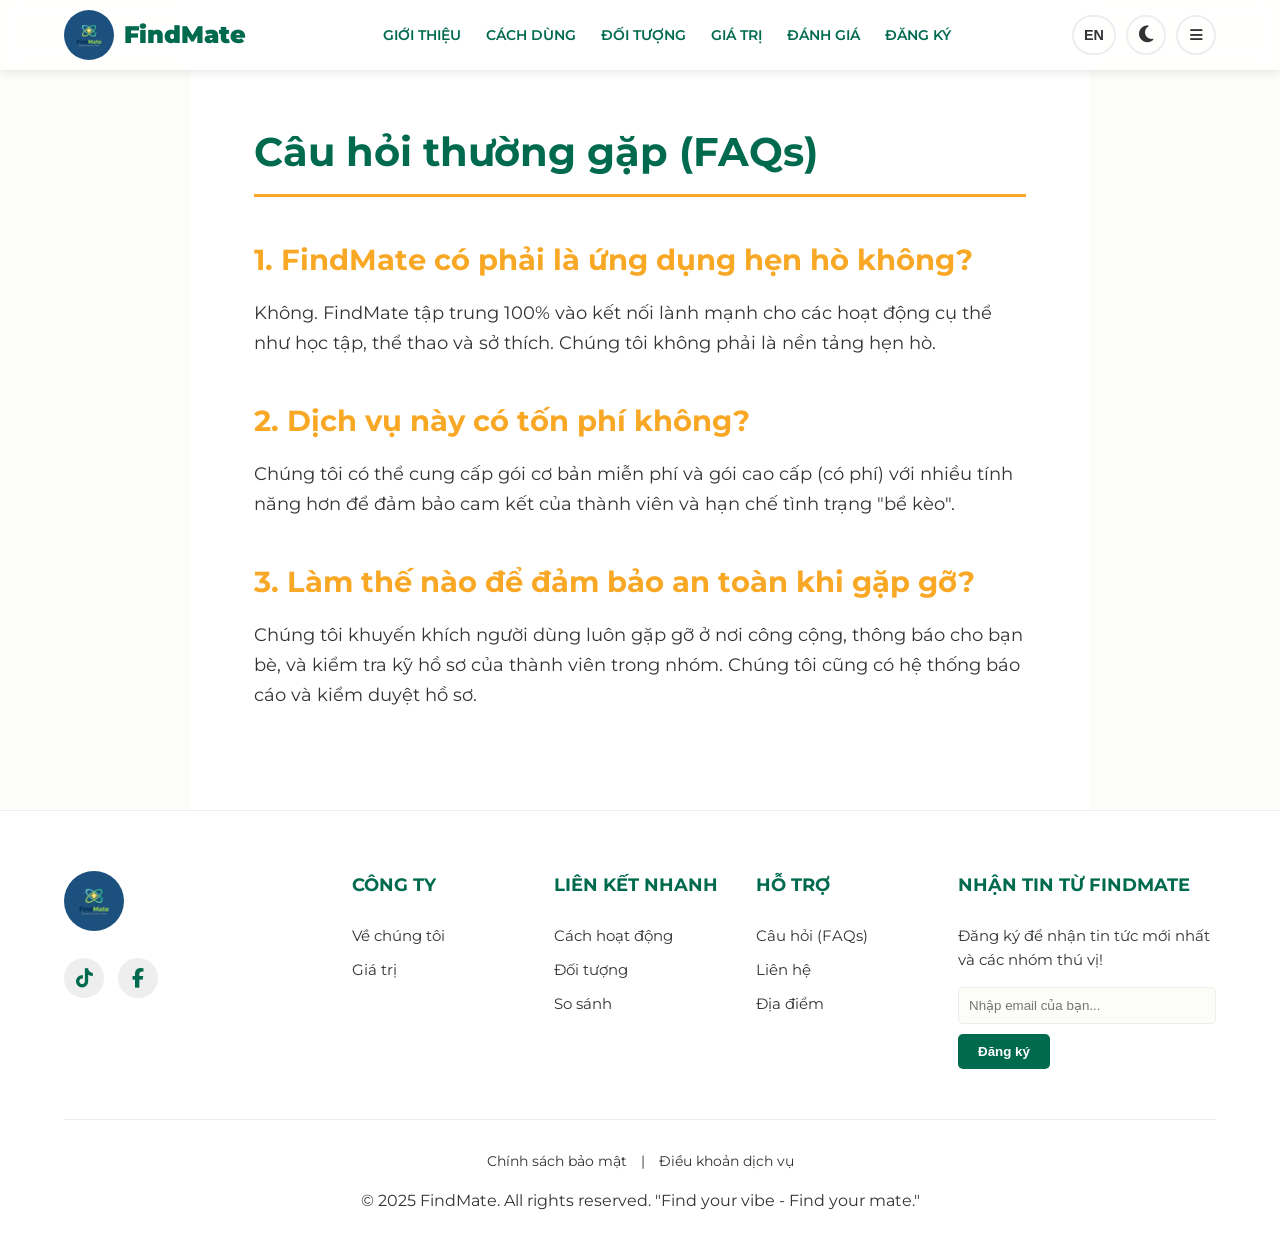
<file: faq.html>
<!DOCTYPE html>
<html lang="vi">
<head>
    <meta charset="UTF-8">
    <meta name="viewport" content="width=device-width, initial-scale=1.0">
    <title>Câu hỏi thường gặp (FAQs) - FindMate</title>
    
    <link rel="preconnect" href="https://fonts.googleapis.com">
    <link rel="preconnect" href="https://fonts.gstatic.com" crossorigin>
    <link href="https://fonts.googleapis.com/css2?family=Montserrat:wght@400;500;600;700;900&display=swap" rel="stylesheet">
    
    <link rel="stylesheet" href="https://cdnjs.cloudflare.com/ajax/libs/font-awesome/6.5.1/css/all.min.css">
    
    <link rel="stylesheet" href="css/style.css">
    <link rel="stylesheet" href="css/page.css">
</head>
<body>

    <header>
        <nav>
            <a href="index.html" class="logo">
                <img src="img/logo-findmate.jpg" alt="FindMate Logo">
                <span>FindMate</span>
            </a>
            
            <ul class="nav-links" id="nav-links">
                <li><a href="index.html#about">
                    <span lang="vi">Giới thiệu</span>
                    <span lang="en">About</span>
                </a></li>
                <li><a href="index.html#how-it-works">
                    <span lang="vi">Cách dùng</span>
                    <span lang="en">How it Works</span>
                </a></li>
                <li><a href="index.html#audience">
                    <span lang="vi">Đối tượng</span>
                    <span lang="en">Audience</span>
                </a></li>
                <li><a href="index.html#core-values">
                    <span lang="vi">Giá trị</span>
                    <span lang="en">Values</span>
                </a></li>
                <li><a href="index.html#testimonials">
                    <span lang="vi">Đánh giá</span>
                    <span lang="en">Reviews</span>
                </a></li>
                <li><a href="index.html#cta">
                    <span lang="vi">Đăng ký</span>
                    <span lang="en">Register</span>
                </a></li>
            </ul>
            
            <div class="controls">
                <button id="lang-toggle">EN</button>
                <button id="dark-mode-toggle">
                    <i class="fa-solid fa-moon"></i>
                </button>
                <button class="menu-toggle" id="menu-toggle">
                    <i class="fa-solid fa-bars"></i>
                </button>
            </div>
        </nav>
    </header>

    <main class="page-content">
        <h1 lang="vi">Câu hỏi thường gặp (FAQs)</h1>
        <h1 lang="en">Frequently Asked Questions (FAQs)</h1>

        <h2 lang="vi">1. FindMate có phải là ứng dụng hẹn hò không?</h2>
        <h2 lang="en">1. Is FindMate a dating app?</h2>
        <p lang="vi">Không. FindMate tập trung 100% vào kết nối lành mạnh cho các hoạt động cụ thể như học tập, thể thao và sở thích. Chúng tôi không phải là nền tảng hẹn hò.</p>
        <p lang="en">No. FindMate focuses 100% on healthy connections for specific activities like studying, sports, and hobbies. We are not a dating platform.</p>

        <h2 lang="vi">2. Dịch vụ này có tốn phí không?</h2>
        <h2 lang="en">2. Does this service cost money?</h2>
        <p lang="vi">Chúng tôi có thể cung cấp gói cơ bản miễn phí và gói cao cấp (có phí) với nhiều tính năng hơn để đảm bảo cam kết của thành viên và hạn chế tình trạng "bể kèo".</p>
        <p lang="en">We may offer a free basic plan and a premium (paid) plan with more features to ensure member commitment and reduce "flaking".</p>

        <h2 lang="vi">3. Làm thế nào để đảm bảo an toàn khi gặp gỡ?</h2>
        <h2 lang="en">3. How do you ensure safety during meetups?</h2>
        <p lang="vi">Chúng tôi khuyến khích người dùng luôn gặp gỡ ở nơi công cộng, thông báo cho bạn bè, và kiểm tra kỹ hồ sơ của thành viên trong nhóm. Chúng tôi cũng có hệ thống báo cáo và kiểm duyệt hồ sơ.</p>
        <p lang="en">We encourage users to always meet in public places, inform a friend, and check the profiles of group members. We also have a reporting system and profile moderation.</p>
    </main>

    <footer>
        <div class="footer-top-container">
            <div class="footer-col" id="footer-brand">
                <img src="img/logo-findmate.jpg" alt="FindMate Logo">
                <div class="social-links">
                    <a href="https://www.tiktok.com/@findmate8?is_from_webapp=1&sender_device=pc" target="_blank" title="TikTok"><i class="fa-brands fa-tiktok"></i></a>
                    <a href="https://www.facebook.com/profile.php?id=61581945898819&locale=vi_VN" target="_blank" title="Facebook"><i class="fa-brands fa-facebook-f"></i></a>
                </div>
            </div>
            <div class="footer-col" id="footer-company">
                <h4>
                    <span lang="vi">Công ty</span>
                    <span lang="en">Company</span>
                </h4>
                <ul>
                    <li><a href="index.html#about"><span lang="vi">Về chúng tôi</span><span lang="en">About Us</span></a></li>
                    <li><a href="index.html#core-values"><span lang="vi">Giá trị</span><span lang="en">Values</span></a></li>
                </ul>
            </div>
            <div class="footer-col" id="footer-quicklinks">
                <h4>
                    <span lang="vi">Liên kết nhanh</span>
                    <span lang="en">Quick Links</span>
                </h4>
                <ul>
                    <li><a href="index.html#how-it-works"><span lang="vi">Cách hoạt động</span><span lang="en">How it Works</span></a></li>
                    <li><a href="index.html#audience"><span lang="vi">Đối tượng</span><span lang="en">Audience</span></a></li>
                    <li><a href="index.html#comparison"><span lang="vi">So sánh</span><span lang="en">Comparison</span></a></li>
                </ul>
            </div>
            <div class="footer-col" id="footer-help">
                <h4>
                    <span lang="vi">Hỗ trợ</span>
                    <span lang="en">Help</span>
                </h4>
                <ul>
                    <li><a href="faq.html"><span lang="vi">Câu hỏi (FAQs)</span><span lang="en">FAQs</span></a></li>
                    <li><a href="contact.html"><span lang="vi">Liên hệ</span><span lang="en">Contact Us</span></a></li>
                    <li><a href="#"><span lang="vi">Địa điểm</span><span lang="en">Location</span></a></li>
                </ul>
            </div>
            <div class="footer-col" id="footer-newsletter">
                <h4>
                    <span lang="vi">Nhận tin từ FindMate</span>
                    <span lang="en">FindMate in your Inbox</span>
                </h4>
                <form class="newsletter-form">
                    <p>
                        <span lang="vi">Đăng ký để nhận tin tức mới nhất và các nhóm thú vị!</span>
                        <span lang="en">Sign up for the latest news and interesting new groups!</span>
                    </p>
                    <input type="email" placeholder="Nhập email của bạn..." lang="vi">
                    <input type="email" placeholder="Enter your email..." lang="en">
                    <button type="submit" lang="vi">Đăng ký</button>
                    <button type="submit" lang="en">Subscribe</button>
                </form>
            </div>
        </div>
        <div class="footer-bottom-container">
            <div class="sub-links">
                <a href="privacy.html"><span lang="vi">Chính sách bảo mật</span><span lang="en">Privacy Policy</span></a> | 
                <a href="terms.html"><span lang="vi">Điều khoản dịch vụ</span><span lang="en">Terms of Service</span></a>
            </div>
            <p class="copyright">
                © 2025 FindMate. All rights reserved. "Find your vibe - Find your mate."
            </p>
        </div>
    </footer>
    
    <button id="back-to-top" title="Go to top"><i class="fa-solid fa-arrow-up"></i></button>

    <script src="js/script.js"></script>

</body>
</html>
</file>
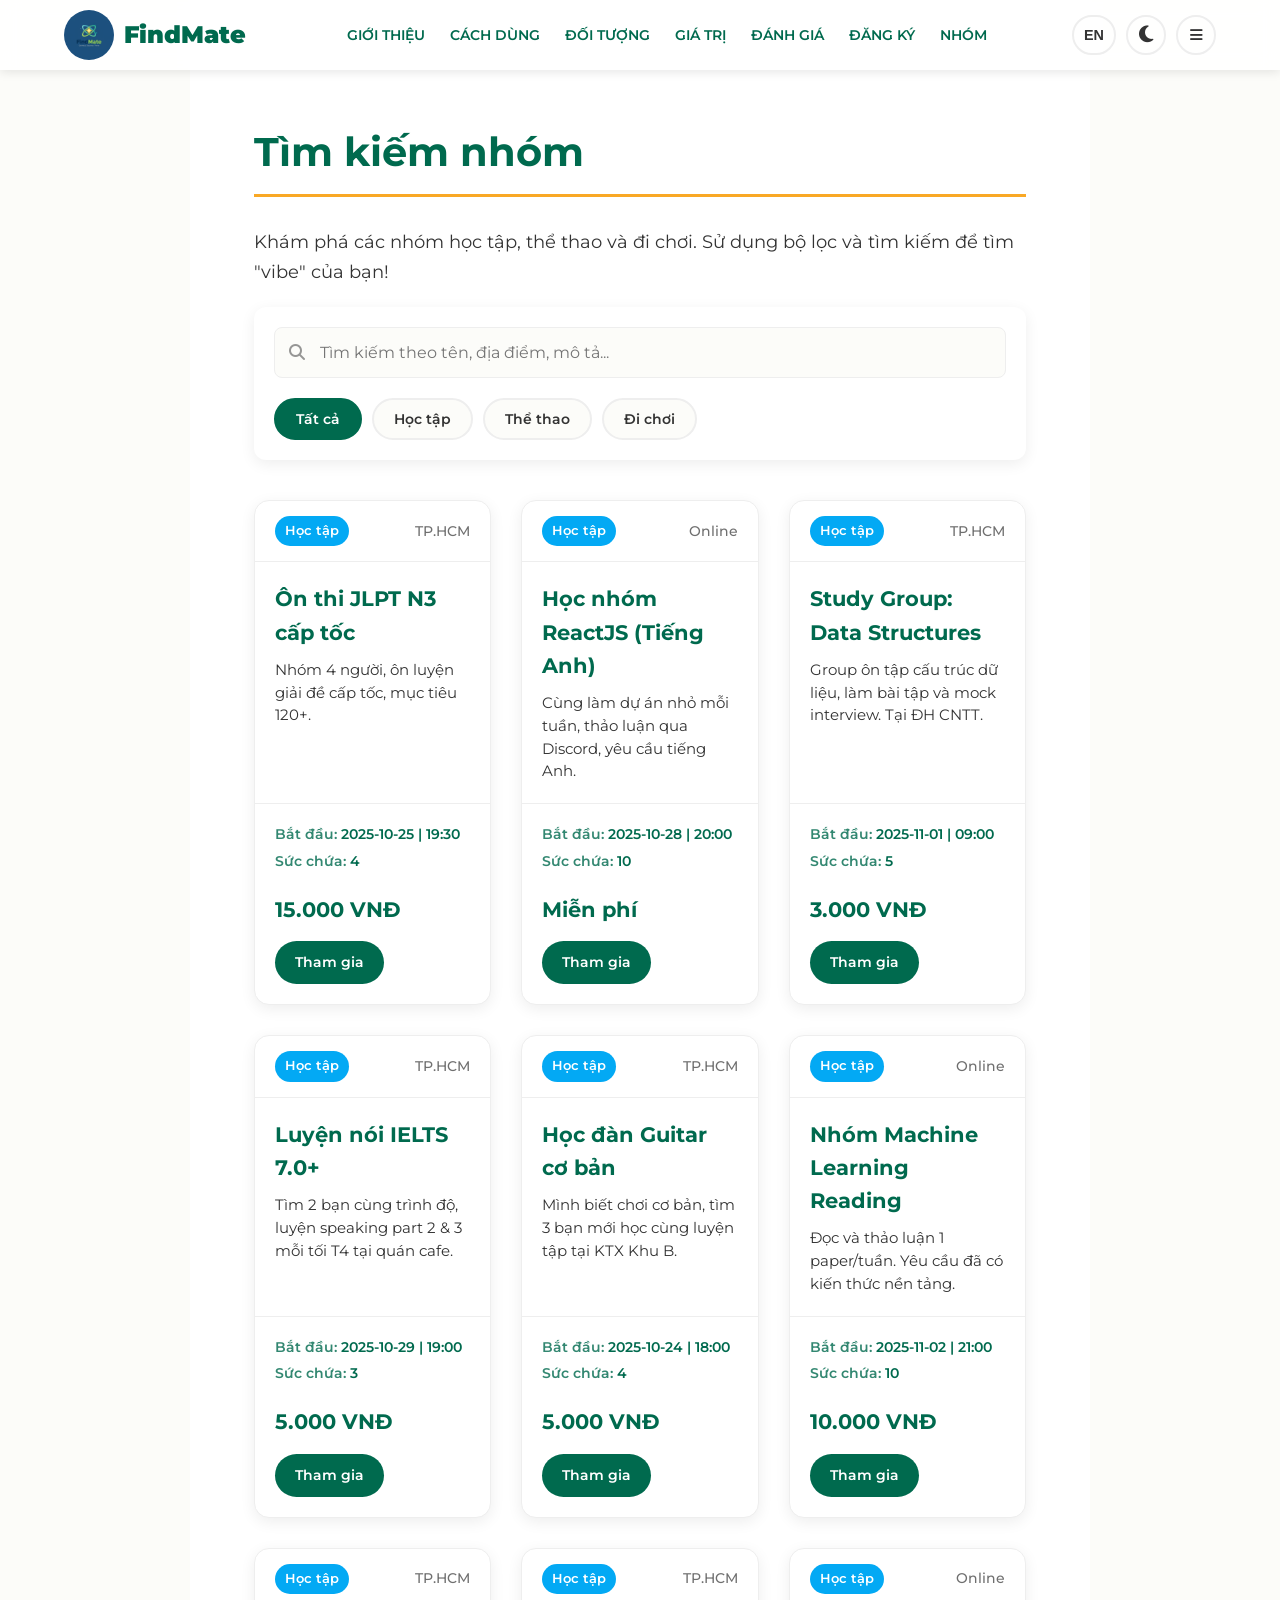
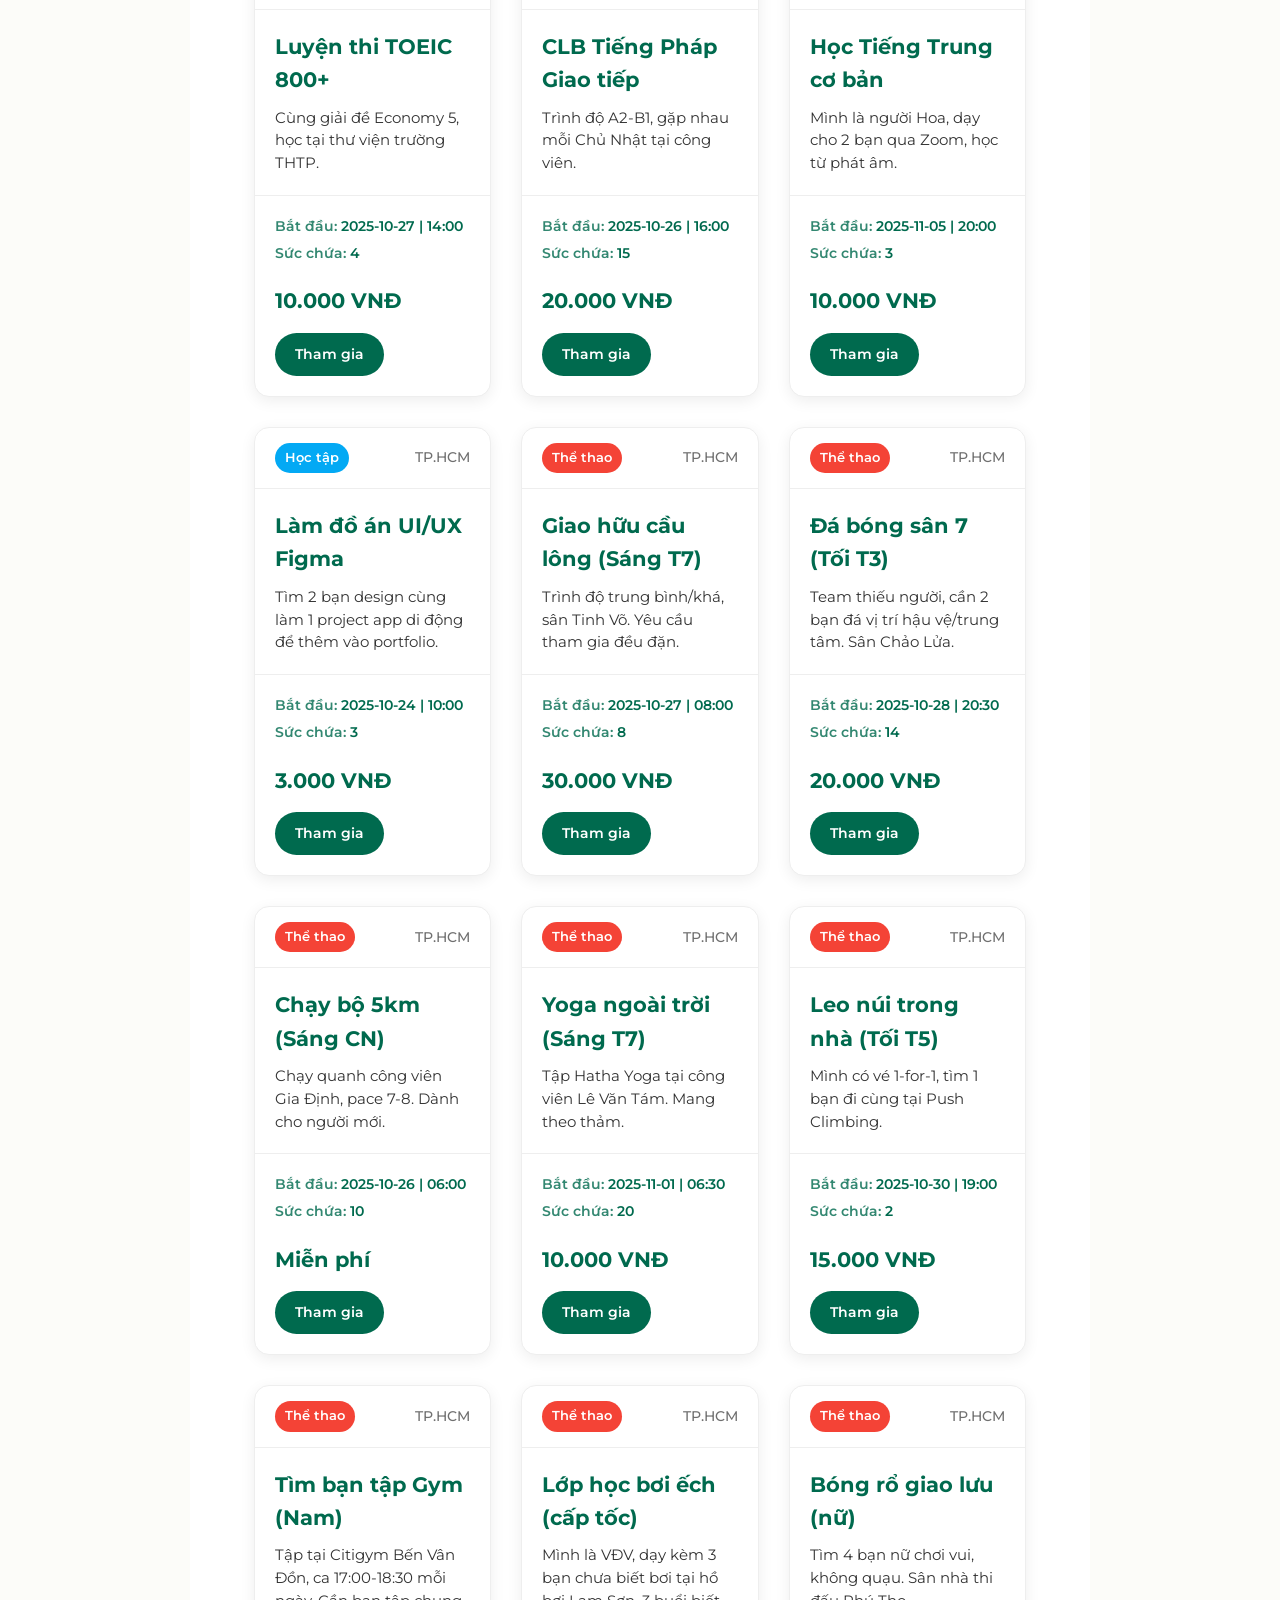
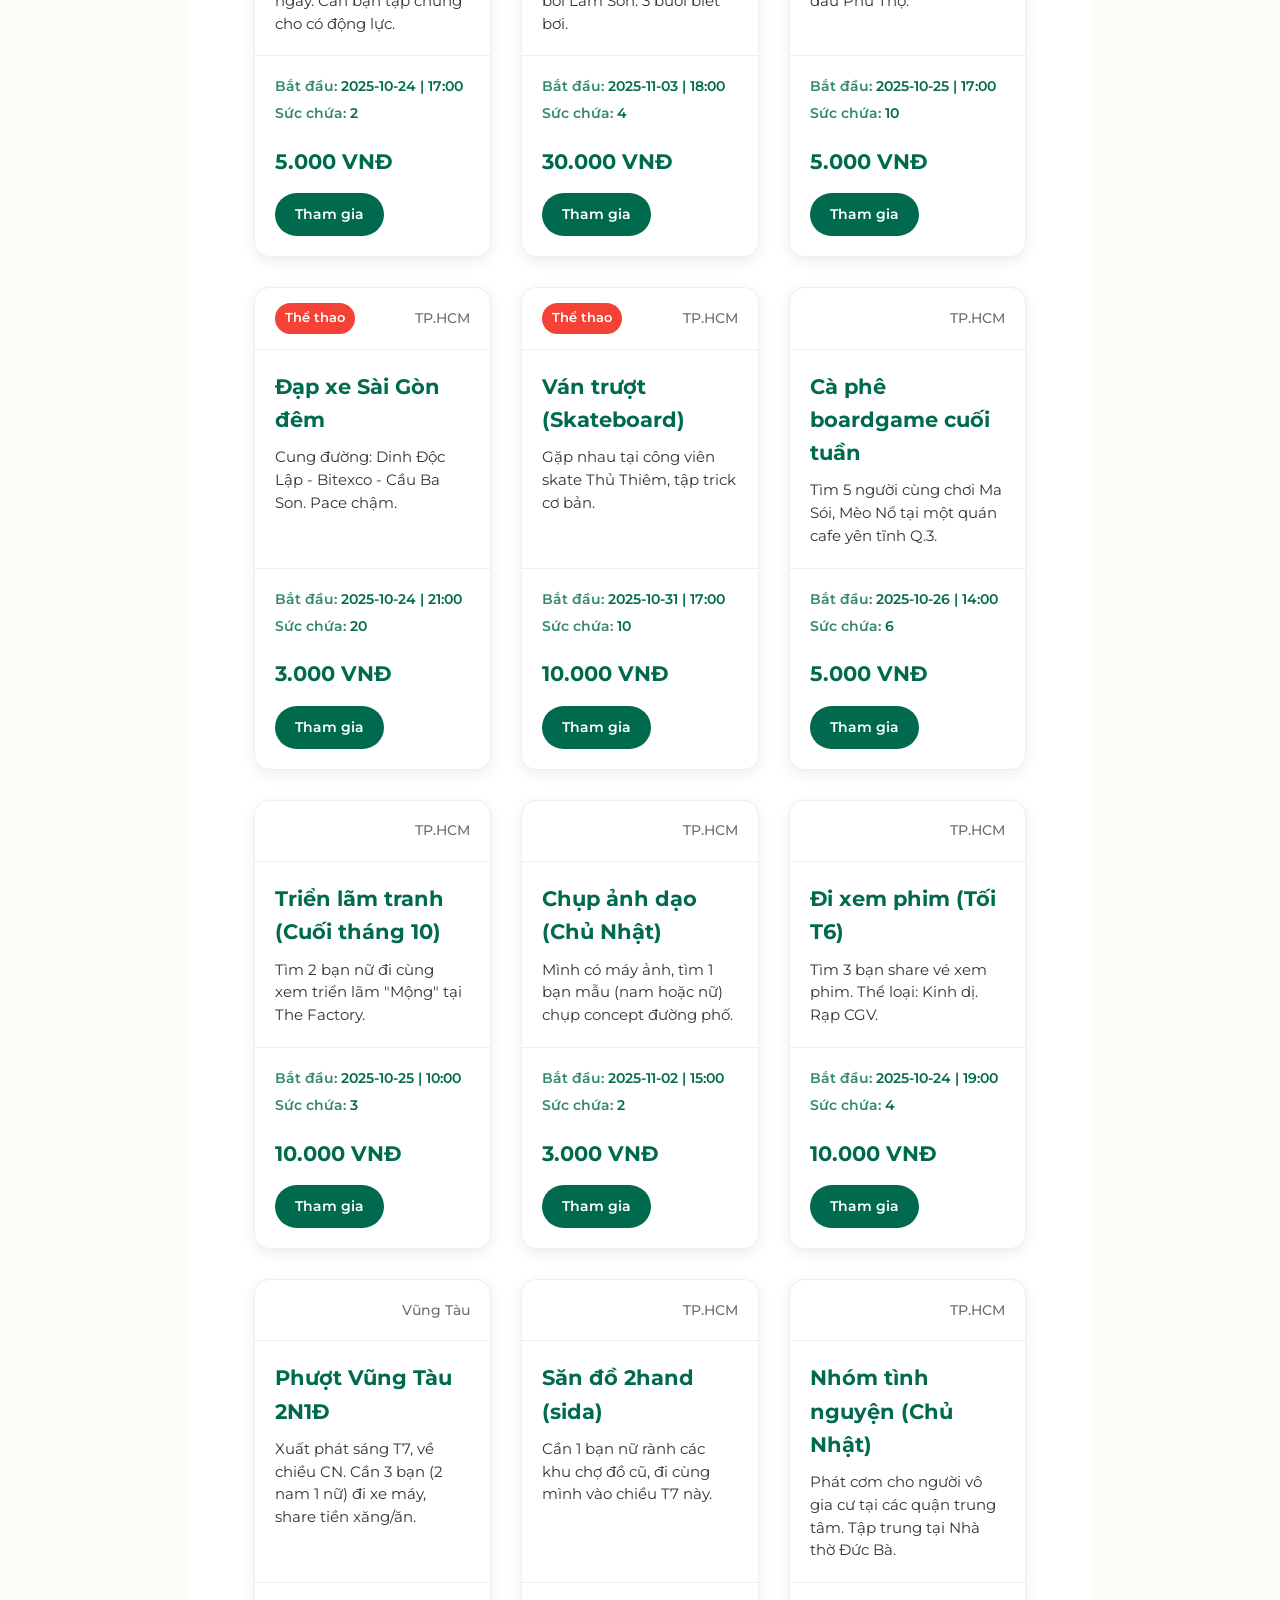
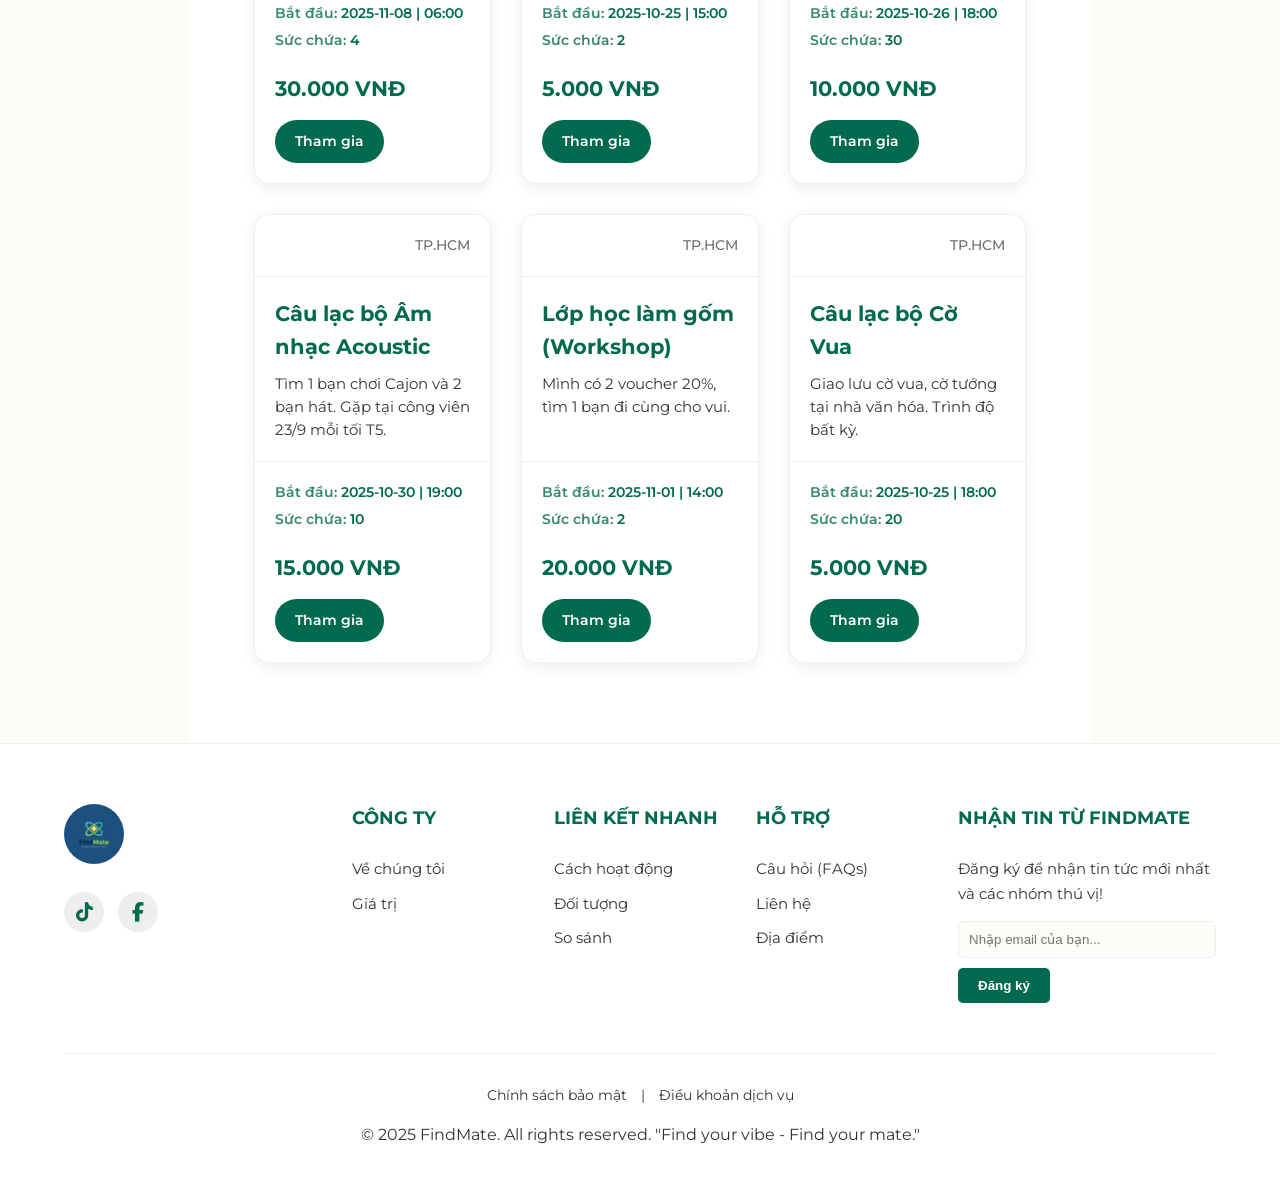
<file: groups.html>
<!DOCTYPE html>
<html lang="vi">
<head>
    <meta charset="UTF-8">
    <meta name="viewport" content="width=device-width, initial-scale=1.0">
    <title>Tất cả nhóm - FindMate</title>
    
    <link rel="preconnect" href="https://fonts.googleapis.com">
    <link rel="preconnect" href="https://fonts.gstatic.com" crossorigin>
    <link href="https://fonts.googleapis.com/css2?family=Montserrat:wght@400;500;600;700;900&display=swap" rel="stylesheet">
    
    <link rel="stylesheet" href="https://cdnjs.cloudflare.com/ajax/libs/font-awesome/6.5.1/css/all.min.css">
    
    <link rel="stylesheet" href="css/style.css">
    <link rel="stylesheet" href="css/page.css">
</head>
<body>

    <header>
        <nav>
            <a href="index.html" class="logo">
                <img src="img/logo-findmate.jpg" alt="FindMate Logo">
                <span>FindMate</span>
            </a>
            
            <ul class="nav-links" id="nav-links">
                <li><a href="index.html#about">
                    <span lang="vi">Giới thiệu</span>
                    <span lang="en">About</span>
                </a></li>
                <li><a href="index.html#how-it-works">
                    <span lang="vi">Cách dùng</span>
                    <span lang="en">How it Works</span>
                </a></li>
                <li><a href="index.html#audience">
                    <span lang="vi">Đối tượng</span>
                    <span lang="en">Audience</span>
                </a></li>
                <li><a href="index.html#core-values">
                    <span lang="vi">Giá trị</span>
                    <span lang="en">Values</span>
                </a></li>
                <li><a href="index.html#testimonials">
                    <span lang="vi">Đánh giá</span>
                    <span lang="en">Reviews</span>
                </a></li>
                <li><a href="index.html#cta">
                    <span lang="vi">Đăng ký</span>
                    <span lang="en">Register</span>
                </a></li>
                 <li><a href="groups.html"> <span lang="vi">Nhóm</span>
                    <span lang="en">Groups</span>
                </a></li>
            </ul>
            
            <div class="controls">
                <button id="lang-toggle">EN</button>
                <button id="dark-mode-toggle">
                    <i class="fa-solid fa-moon"></i>
                </button>
                <button class="menu-toggle" id="menu-toggle">
                    <i class="fa-solid fa-bars"></i>
                </button>
            </div>
        </nav>
    </header>

    <main class="page-content">
        <h1 lang="vi">Tìm kiếm nhóm</h1>
        <h1 lang="en">Find Your Group</h1>
        
        <p lang="vi">Khám phá các nhóm học tập, thể thao và đi chơi. Sử dụng bộ lọc và tìm kiếm để tìm "vibe" của bạn!</p>
        <p lang="en">Discover study, sports, and hangout groups. Use the filters and search to find your vibe!</p>

        <div class="filter-container">
            <div class="search-wrapper">
                <i class="fa-solid fa-magnifying-glass"></i>
                <input type="search" id="search-bar" placeholder="Tìm kiếm theo tên, địa điểm, mô tả..." lang="vi">
                <input type="search" id="search-bar-en" placeholder="Search by name, location, description..." lang="en">
            </div>
            <div class="filter-buttons">
                <button class="filter-btn active" data-filter="all">
                    <span lang="vi">Tất cả</span>
                    <span lang="en">All</span>
                </button>
                <button class="filter-btn" data-filter="study">
                    <span lang="vi">Học tập</span>
                    <span lang="en">Study</span>
                </button>
                <button class="filter-btn" data-filter="sport">
                    <span lang="vi">Thể thao</span>
                    <span lang="en">Sports</span>
                </button>
                <button class="filter-btn" data-filter="hangout">
                    <span lang="vi">Đi chơi</span>
                    <span lang="en">Hangout</span>
                </button>
            </div>
        </div>
        
        <div class="groups-grid" id="groups-list">
            
            <div class="group-card" data-category="study">
                <div class="card-header"><span class="tag tag-study"><span lang="vi">Học tập</span><span lang="en">Study</span></span><span class="location">TP.HCM</span></div>
                <div class="card-body">
                    <h3><span lang="vi">Ôn thi JLPT N3 cấp tốc</span><span lang="en">JLPT N3 Cram Group</span></h3>
                    <p><span lang="vi">Nhóm 4 người, ôn luyện giải đề cấp tốc, mục tiêu 120+.</span><span lang="en">4-person group, intensive exam prep, 120+ score goal.</span></p>
                </div>
                <div class="card-footer">
                    <div class="group-meta">
                        <div><strong><span lang="vi">Bắt đầu:</span><span lang="en">Starts:</span></strong> <span>2025-10-25 | 19:30</span></div>
                        <div><strong><span lang="vi">Sức chứa:</span><span lang="en">Size:</span></strong> <span>4</span></div>
                    </div>
                    <div class="group-price"><span lang="vi">15.000 VNĐ</span><span lang="en">$0.60</span></div>
                    <a href="https://docs.google.com/forms/d/e/1FAIpQLSf7qGUWXAAi0YOpkEW-FQ2zwKQVMt-5c7JcQW0MsLPUN8qtRA/viewform?usp=sharing&ouid=111710151782498479278" class="btn-join" target="_blank"><span lang="vi">Tham gia</span><span lang="en">Join</span></a>
                </div>
            </div>
            <div class="group-card" data-category="study">
                <div class="card-header"><span class="tag tag-study"><span lang="vi">Học tập</span><span lang="en">Study</span></span><span class="location">Online</span></div>
                <div class="card-body">
                    <h3><span lang="vi">Học nhóm ReactJS (Tiếng Anh)</span><span lang="en">ReactJS Study Group (English)</span></h3>
                    <p><span lang="vi">Cùng làm dự án nhỏ mỗi tuần, thảo luận qua Discord, yêu cầu tiếng Anh.</span><span lang="en">Build a small project weekly, discuss on Discord, English required.</span></p>
                </div>
                <div class="card-footer">
                    <div class="group-meta">
                        <div><strong><span lang="vi">Bắt đầu:</span><span lang="en">Starts:</span></strong> <span>2025-10-28 | 20:00</span></div>
                        <div><strong><span lang="vi">Sức chứa:</span><span lang="en">Size:</span></strong> <span>10</span></div>
                    </div>
                    <div class="group-price"><span lang="vi">Miễn phí</span><span lang="en">Free</span></div>
                    <a href="https://docs.google.com/forms/d/e/1FAIpQLSf7qGUWXAAi0YOpkEW-FQ2zwKQVMt-5c7JcQW0MsLPUN8qtRA/viewform?usp=sharing&ouid=111710151782498479278" class="btn-join" target="_blank"><span lang="vi">Tham gia</span><span lang="en">Join</span></a>
                </div>
            </div>
            <div class="group-card" data-category="study">
                <div class="card-header"><span class="tag tag-study"><span lang="vi">Học tập</span><span lang="en">Study</span></span><span class="location">TP.HCM</span></div>
                <div class="card-body">
                    <h3><span lang="vi">Study Group: Data Structures</span><span lang="en">Study Group: Data Structures</span></h3>
                    <p><span lang="vi">Group ôn tập cấu trúc dữ liệu, làm bài tập và mock interview. Tại ĐH CNTT.</span><span lang="en">Review data structures, do exercises, and mock interviews. At UIT.</span></p>
                </div>
                <div class="card-footer">
                    <div class="group-meta">
                        <div><strong><span lang="vi">Bắt đầu:</span><span lang="en">Starts:</span></strong> <span>2025-11-01 | 09:00</span></div>
                        <div><strong><span lang="vi">Sức chứa:</span><span lang="en">Size:</span></strong> <span>5</span></div>
                    </div>
                    <div class="group-price"><span lang="vi">3.000 VNĐ</span><span lang="en">$0.12</span></div>
                    <a href="https://docs.google.com/forms/d/e/1FAIpQLSf7qGUWXAAi0YOpkEW-FQ2zwKQVMt-5c7JcQW0MsLPUN8qtRA/viewform?usp=sharing&ouid=111710151782498479278" class="btn-join" target="_blank"><span lang="vi">Tham gia</span><span lang="en">Join</span></a>
                </div>
            </div>
            <div class="group-card" data-category="study">
                <div class="card-header"><span class="tag tag-study"><span lang="vi">Học tập</span><span lang="en">Study</span></span><span class="location">TP.HCM</span></div>
                <div class="card-body">
                    <h3><span lang="vi">Luyện nói IELTS 7.0+</span><span lang="en">IELTS Speaking Practice 7.0+</span></h3>
                    <p><span lang="vi">Tìm 2 bạn cùng trình độ, luyện speaking part 2 & 3 mỗi tối T4 tại quán cafe.</span><span lang="en">Need 2 partners, same level, practice part 2 & 3 every Wed night at cafe.</span></p>
                </div>
                <div class="card-footer">
                    <div class="group-meta">
                        <div><strong><span lang="vi">Bắt đầu:</span><span lang="en">Starts:</span></strong> <span>2025-10-29 | 19:00</span></div>
                        <div><strong><span lang="vi">Sức chứa:</span><span lang="en">Size:</span></strong> <span>3</span></div>
                    </div>
                    <div class="group-price"><span lang="vi">5.000 VNĐ</span><span lang="en">$0.20</span></div>
                    <a href="https://docs.google.com/forms/d/e/1FAIpQLSf7qGUWXAAi0YOpkEW-FQ2zwKQVMt-5c7JcQW0MsLPUN8qtRA/viewform?usp=sharing&ouid=111710151782498479278" class="btn-join" target="_blank"><span lang="vi">Tham gia</span><span lang="en">Join</span></a>
                </div>
            </div>
             <div class="group-card" data-category="study">
                <div class="card-header"><span class="tag tag-study"><span lang="vi">Học tập</span><span lang="en">Study</span></span><span class="location">TP.HCM</span></div>
                <div class="card-body">
                    <h3><span lang="vi">Học đàn Guitar cơ bản</span><span lang="en">Basic Guitar Group</span></h3>
                    <p><span lang="vi">Mình biết chơi cơ bản, tìm 3 bạn mới học cùng luyện tập tại KTX Khu B.</span><span lang="en">I know the basics, looking for 3 beginners to practice together at Dorm B.</span></p>
                </div>
                <div class="card-footer">
                    <div class="group-meta">
                        <div><strong><span lang="vi">Bắt đầu:</span><span lang="en">Starts:</span></strong> <span>2025-10-24 | 18:00</span></div>
                        <div><strong><span lang="vi">Sức chứa:</span><span lang="en">Size:</span></strong> <span>4</span></div>
                    </div>
                     <div class="group-price"><span lang="vi">5.000 VNĐ</span><span lang="en">$0.20</span></div>
                    <a href="https://docs.google.com/forms/d/e/1FAIpQLSf7qGUWXAAi0YOpkEW-FQ2zwKQVMt-5c7JcQW0MsLPUN8qtRA/viewform?usp=sharing&ouid=111710151782498479278" class="btn-join" target="_blank"><span lang="vi">Tham gia</span><span lang="en">Join</span></a>
                </div>
            </div>
            <div class="group-card" data-category="study">
                <div class="card-header"><span class="tag tag-study"><span lang="vi">Học tập</span><span lang="en">Study</span></span><span class="location">Online</span></div>
                <div class="card-body">
                    <h3><span lang="vi">Nhóm Machine Learning Reading</span><span lang="en">Machine Learning Reading Group</span></h3>
                    <p><span lang="vi">Đọc và thảo luận 1 paper/tuần. Yêu cầu đã có kiến thức nền tảng.</span><span lang="en">Read and discuss 1 paper/week. Background knowledge required.</span></p>
                </div>
                <div class="card-footer">
                    <div class="group-meta">
                        <div><strong><span lang="vi">Bắt đầu:</span><span lang="en">Starts:</span></strong> <span>2025-11-02 | 21:00</span></div>
                        <div><strong><span lang="vi">Sức chứa:</span><span lang="en">Size:</span></strong> <span>10</span></div>
                    </div>
                    <div class="group-price"><span lang="vi">10.000 VNĐ</span><span lang="en">$0.40</span></div>
                    <a href="https://docs.google.com/forms/d/e/1FAIpQLSf7qGUWXAAi0YOpkEW-FQ2zwKQVMt-5c7JcQW0MsLPUN8qtRA/viewform?usp=sharing&ouid=111710151782498479278" class="btn-join" target="_blank"><span lang="vi">Tham gia</span><span lang="en">Join</span></a>
                </div>
            </div>
            <div class="group-card" data-category="study">
                <div class="card-header"><span class="tag tag-study"><span lang="vi">Học tập</span><span lang="en">Study</span></span><span class="location">TP.HCM</span></div>
                <div class="card-body">
                    <h3><span lang="vi">Luyện thi TOEIC 800+</span><span lang="en">TOEIC 800+ Prep</span></h3>
                    <p><span lang="vi">Cùng giải đề Economy 5, học tại thư viện trường THTP.</span><span lang="en">Practice Economy 5 tests together, study at THTP library.</span></p>
                </div>
                <div class="card-footer">
                    <div class="group-meta">
                        <div><strong><span lang="vi">Bắt đầu:</span><span lang="en">Starts:</span></strong> <span>2025-10-27 | 14:00</span></div>
                        <div><strong><span lang="vi">Sức chứa:</span><span lang="en">Size:</span></strong> <span>4</span></div>
                    </div>
                    <div class="group-price"><span lang="vi">10.000 VNĐ</span><span lang="en">$0.40</span></div>
                    <a href="https://docs.google.com/forms/d/e/1FAIpQLSf7qGUWXAAi0YOpkEW-FQ2zwKQVMt-5c7JcQW0MsLPUN8qtRA/viewform?usp=sharing&ouid=111710151782498479278" class="btn-join" target="_blank"><span lang="vi">Tham gia</span><span lang="en">Join</span></a>
                </div>
            </div>
            <div class="group-card" data-category="study">
                <div class="card-header"><span class="tag tag-study"><span lang="vi">Học tập</span><span lang="en">Study</span></span><span class="location">TP.HCM</span></div>
                <div class="card-body">
                    <h3><span lang="vi">CLB Tiếng Pháp Giao tiếp</span><span lang="en">French Speaking Club</span></h3>
                    <p><span lang="vi">Trình độ A2-B1, gặp nhau mỗi Chủ Nhật tại công viên.</span><span lang="en">A2-B1 level, meet every Sunday at the park.</span></p>
                </div>
                <div class="card-footer">
                    <div class="group-meta">
                        <div><strong><span lang="vi">Bắt đầu:</span><span lang="en">Starts:</span></strong> <span>2025-10-26 | 16:00</span></div>
                        <div><strong><span lang="vi">Sức chứa:</span><span lang="en">Size:</span></strong> <span>15</span></div>
                    </div>
                    <div class="group-price"><span lang="vi">20.000 VNĐ</span><span lang="en">$0.80</span></div>
                    <a href="https://docs.google.com/forms/d/e/1FAIpQLSf7qGUWXAAi0YOpkEW-FQ2zwKQVMt-5c7JcQW0MsLPUN8qtRA/viewform?usp=sharing&ouid=111710151782498479278" class="btn-join" target="_blank"><span lang="vi">Tham gia</span><span lang="en">Join</span></a>
                </div>
            </div>
            <div class="group-card" data-category="study">
                <div class="card-header"><span class="tag tag-study"><span lang="vi">Học tập</span><span lang="en">Study</span></span><span class="location">Online</span></div>
                <div class="card-body">
                    <h3><span lang="vi">Học Tiếng Trung cơ bản</span><span lang="en">Basic Chinese Learning</span></h3>
                    <p><span lang="vi">Mình là người Hoa, dạy cho 2 bạn qua Zoom, học từ phát âm.</span><span lang="en">I'm Chinese, will teach 2 people via Zoom, starting from pronunciation.</span></p>
                </div>
                <div class="card-footer">
                    <div class="group-meta">
                        <div><strong><span lang="vi">Bắt đầu:</span><span lang="en">Starts:</span></strong> <span>2025-11-05 | 20:00</span></div>
                        <div><strong><span lang="vi">Sức chứa:</span><span lang="en">Size:</span></strong> <span>3</span></div>
                    </div>
                     <div class="group-price"><span lang="vi">10.000 VNĐ</span><span lang="en">$0.40</span></div>
                    <a href="https://docs.google.com/forms/d/e/1FAIpQLSf7qGUWXAAi0YOpkEW-FQ2zwKQVMt-5c7JcQW0MsLPUN8qtRA/viewform?usp=sharing&ouid=111710151782498479278" class="btn-join" target="_blank"><span lang="vi">Tham gia</span><span lang="en">Join</span></a>
                </div>
            </div>
            <div class="group-card" data-category="study">
                <div class="card-header"><span class="tag tag-study"><span lang="vi">Học tập</span><span lang="en">Study</span></span><span class="location">TP.HCM</span></div>
                <div class="card-body">
                    <h3><span lang="vi">Làm đồ án UI/UX Figma</span><span lang="en">UI/UX Figma Project</span></h3>
                    <p><span lang="vi">Tìm 2 bạn design cùng làm 1 project app di động để thêm vào portfolio.</span><span lang="en">Looking for 2 designers to build a mobile app project for portfolio.</span></p>
                </div>
                <div class="card-footer">
                    <div class="group-meta">
                        <div><strong><span lang="vi">Bắt đầu:</span><span lang="en">Starts:</span></strong> <span>2025-10-24 | 10:00</span></div>
                        <div><strong><span lang="vi">Sức chứa:</span><span lang="en">Size:</span></strong> <span>3</span></div>
                    </div>
                    <div class="group-price"><span lang="vi">3.000 VNĐ</span><span lang="en">$0.12</span></div>
                    <a href="https://docs.google.com/forms/d/e/1FAIpQLSf7qGUWXAAi0YOpkEW-FQ2zwKQVMt-5c7JcQW0MsLPUN8qtRA/viewform?usp=sharing&ouid=111710151782498479278" class="btn-join" target="_blank"><span lang="vi">Tham gia</span><span lang="en">Join</span></a>
                </div>
            </div>

            <div class="group-card" data-category="sport">
                <div class="card-header"><span class="tag tag-sport"><span lang="vi">Thể thao</span><span lang="en">Sports</span></span><span class="location">TP.HCM</span></div>
                <div class="card-body">
                    <h3><span lang="vi">Giao hữu cầu lông (Sáng T7)</span><span lang="en">Friendly Badminton (Sat AM)</span></h3>
                    <p><span lang="vi">Trình độ trung bình/khá, sân Tinh Võ. Yêu cầu tham gia đều đặn.</span><span lang="en">Intermediate level, Tinh Vo court. Requires consistent attendance.</span></p>
                </div>
                <div class="card-footer">
                    <div class="group-meta">
                        <div><strong><span lang="vi">Bắt đầu:</span><span lang="en">Starts:</span></strong> <span>2025-10-27 | 08:00</span></div>
                        <div><strong><span lang="vi">Sức chứa:</span><span lang="en">Size:</span></strong> <span>8</span></div>
                    </div>
                    <div class="group-price"><span lang="vi">30.000 VNĐ</span><span lang="en">$1.20</span></div>
                    <a href="https://docs.google.com/forms/d/e/1FAIpQLSf7qGUWXAAi0YOpkEW-FQ2zwKQVMt-5c7JcQW0MsLPUN8qtRA/viewform?usp=sharing&ouid=111710151782498479278" class="btn-join" target="_blank"><span lang="vi">Tham gia</span><span lang="en">Join</span></a>
                </div>
            </div>
            <div class="group-card" data-category="sport">
                <div class="card-header"><span class="tag tag-sport"><span lang="vi">Thể thao</span><span lang="en">Sports</span></span><span class="location">TP.HCM</span></div>
                <div class="card-body">
                    <h3><span lang="vi">Đá bóng sân 7 (Tối T3)</span><span lang="en">7-a-side Football (Tue PM)</span></h3>
                    <p><span lang="vi">Team thiếu người, cần 2 bạn đá vị trí hậu vệ/trung tâm. Sân Chảo Lửa.</span><span lang="en">Team needs 2 players, defender/midfielder. Chao Lua pitch.</span></p>
                </div>
                <div class="card-footer">
                    <div class="group-meta">
                        <div><strong><span lang="vi">Bắt đầu:</span><span lang="en">Starts:</span></strong> <span>2025-10-28 | 20:30</span></div>
                        <div><strong><span lang="vi">Sức chứa:</span><span lang="en">Size:</span></strong> <span>14</span></div>
                    </div>
                    <div class="group-price"><span lang="vi">20.000 VNĐ</span><span lang="en">$0.80</span></div>
                    <a href="https://docs.google.com/forms/d/e/1FAIpQLSf7qGUWXAAi0YOpkEW-FQ2zwKQVMt-5c7JcQW0MsLPUN8qtRA/viewform?usp=sharing&ouid=111710151782498479278" class="btn-join" target="_blank"><span lang="vi">Tham gia</span><span lang="en">Join</span></a>
                </div>
            </div>
            <div class="group-card" data-category="sport">
                <div class="card-header"><span class="tag tag-sport"><span lang="vi">Thể thao</span><span lang="en">Sports</span></span><span class="location">TP.HCM</span></div>
                <div class="card-body">
                    <h3><span lang="vi">Chạy bộ 5km (Sáng CN)</span><span lang="en">5km Run (Sun AM)</span></h3>
                    <p><span lang="vi">Chạy quanh công viên Gia Định, pace 7-8. Dành cho người mới.</span><span lang="en">Run around Gia Dinh park, pace 7-8. Beginner friendly.</span></p>
                </div>
                <div class="card-footer">
                    <div class="group-meta">
                        <div><strong><span lang="vi">Bắt đầu:</span><span lang="en">Starts:</span></strong> <span>2025-10-26 | 06:00</span></div>
                        <div><strong><span lang="vi">Sức chứa:</span><span lang="en">Size:</span></strong> <span>10</span></div>
                    </div>
                    <div class="group-price"><span lang="vi">Miễn phí</span><span lang="en">Free</span></div>
                    <a href="https://docs.google.com/forms/d/e/1FAIpQLSf7qGUWXAAi0YOpkEW-FQ2zwKQVMt-5c7JcQW0MsLPUN8qtRA/viewform?usp=sharing&ouid=111710151782498479278" class="btn-join" target="_blank"><span lang="vi">Tham gia</span><span lang="en">Join</span></a>
                </div>
            </div>
            <div class="group-card" data-category="sport">
                <div class="card-header"><span class="tag tag-sport"><span lang="vi">Thể thao</span><span lang="en">Sports</span></span><span class="location">TP.HCM</span></div>
                <div class="card-body">
                    <h3><span lang="vi">Yoga ngoài trời (Sáng T7)</span><span lang="en">Outdoor Yoga (Sat AM)</span></h3>
                    <p><span lang="vi">Tập Hatha Yoga tại công viên Lê Văn Tám. Mang theo thảm.</span><span lang="en">Hatha Yoga practice at Le Van Tam park. Bring your own mat.</span></p>
                </div>
                <div class="card-footer">
                    <div class="group-meta">
                        <div><strong><span lang="vi">Bắt đầu:</span><span lang="en">Starts:</span></strong> <span>2025-11-01 | 06:30</span></div>
                        <div><strong><span lang="vi">Sức chứa:</span><span lang="en">Size:</span></strong> <span>20</span></div>
                    </div>
                    <div class="group-price"><span lang="vi">10.000 VNĐ</span><span lang="en">$0.40</span></div>
                    <a href="https://docs.google.com/forms/d/e/1FAIpQLSf7qGUWXAAi0YOpkEW-FQ2zwKQVMt-5c7JcQW0MsLPUN8qtRA/viewform?usp=sharing&ouid=111710151782498479278" class="btn-join" target="_blank"><span lang="vi">Tham gia</span><span lang="en">Join</span></a>
                </div>
            </div>
            <div class="group-card" data-category="sport">
                <div class="card-header"><span class="tag tag-sport"><span lang="vi">Thể thao</span><span lang="en">Sports</span></span><span class="location">TP.HCM</span></div>
                <div class="card-body">
                    <h3><span lang="vi">Leo núi trong nhà (Tối T5)</span><span lang="en">Indoor Climbing (Thu PM)</span></h3>
                    <p><span lang="vi">Mình có vé 1-for-1, tìm 1 bạn đi cùng tại Push Climbing.</span><span lang="en">I have a 1-for-1 ticket, looking for 1 person to join at Push Climbing.</span></p>
                </div>
                <div class="card-footer">
                    <div class="group-meta">
                        <div><strong><span lang="vi">Bắt đầu:</span><span lang="en">Starts:</span></strong> <span>2025-10-30 | 19:00</span></div>
                        <div><strong><span lang="vi">Sức chứa:</span><span lang="en">Size:</span></strong> <span>2</span></div>
                    </div>
                    <div class="group-price"><span lang="vi">15.000 VNĐ</span><span lang="en">$0.60</span></div>
                    <a href="https://docs.google.com/forms/d/e/1FAIpQLSf7qGUWXAAi0YOpkEW-FQ2zwKQVMt-5c7JcQW0MsLPUN8qtRA/viewform?usp=sharing&ouid=111710151782498479278" class="btn-join" target="_blank"><span lang="vi">Tham gia</span><span lang="en">Join</span></a>
                </div>
            </div>
            <div class="group-card" data-category="sport">
                <div class="card-header"><span class="tag tag-sport"><span lang="vi">Thể thao</span><span lang="en">Sports</span></span><span class="location">TP.HCM</span></div>
                <div class="card-body">
                    <h3><span lang="vi">Tìm bạn tập Gym (Nam)</span><span lang="en">Gym Buddy (Male)</span></h3>
                    <p><span lang="vi">Tập tại Citigym Bến Vân Đồn, ca 17:00-18:30 mỗi ngày. Cần bạn tập chung cho có động lực.</span><span lang="en">Workout at Citigym Ben Van Don, 5:00-6:30 PM daily. Need a buddy for motivation.</span></p>
                </div>
                <div class="card-footer">
                    <div class="group-meta">
                        <div><strong><span lang="vi">Bắt đầu:</span><span lang="en">Starts:</span></strong> <span>2025-10-24 | 17:00</span></div>
                        <div><strong><span lang="vi">Sức chứa:</span><span lang="en">Size:</span></strong> <span>2</span></div>
                    </div>
                     <div class="group-price"><span lang="vi">5.000 VNĐ</span><span lang="en">$0.20</span></div>
                    <a href="https://docs.google.com/forms/d/e/1FAIpQLSf7qGUWXAAi0YOpkEW-FQ2zwKQVMt-5c7JcQW0MsLPUN8qtRA/viewform?usp=sharing&ouid=111710151782498479278" class="btn-join" target="_blank"><span lang="vi">Tham gia</span><span lang="en">Join</span></a>
                </div>
            </div>
            <div class="group-card" data-category="sport">
                <div class="card-header"><span class="tag tag-sport"><span lang="vi">Thể thao</span><span lang="en">Sports</span></span><span class="location">TP.HCM</span></div>
                <div class="card-body">
                    <h3><span lang="vi">Lớp học bơi ếch (cấp tốc)</span><span lang="en">Breaststroke Class (Intensive)</span></h3>
                    <p><span lang="vi">Mình là VĐV, dạy kèm 3 bạn chưa biết bơi tại hồ bơi Lam Sơn. 3 buổi biết bơi.</span><span lang="en">I'm an athlete, will teach 3 non-swimmers at Lam Son pool. 3 sessions guaranteed.</span></p>
                </div>
                <div class="card-footer">
                    <div class="group-meta">
                        <div><strong><span lang="vi">Bắt đầu:</span><span lang="en">Starts:</span></strong> <span>2025-11-03 | 18:00</span></div>
                        <div><strong><span lang="vi">Sức chứa:</span><span lang="en">Size:</span></strong> <span>4</span></div>
                    </div>
                    <div class="group-price"><span lang="vi">30.000 VNĐ</span><span lang="en">$1.20</span></div>
                    <a href="https://docs.google.com/forms/d/e/1FAIpQLSf7qGUWXAAi0YOpkEW-FQ2zwKQVMt-5c7JcQW0MsLPUN8qtRA/viewform?usp=sharing&ouid=111710151782498479278" class="btn-join" target="_blank"><span lang="vi">Tham gia</span><span lang="en">Join</span></a>
                </div>
            </div>
            <div class="group-card" data-category="sport">
                <div class="card-header"><span class="tag tag-sport"><span lang="vi">Thể thao</span><span lang="en">Sports</span></span><span class="location">TP.HCM</span></div>
                <div class="card-body">
                    <h3><span lang="vi">Bóng rổ giao lưu (nữ)</span><span lang="en">Basketball Pickup Game (Female)</span></h3>
                    <p><span lang="vi">Tìm 4 bạn nữ chơi vui, không quạu. Sân nhà thi đấu Phú Thọ.</span><span lang="en">Looking for 4 female players, just for fun, no drama. Phu Tho stadium.</span></p>
                </div>
                <div class="card-footer">
                    <div class="group-meta">
                        <div><strong><span lang="vi">Bắt đầu:</span><span lang="en">Starts:</span></strong> <span>2025-10-25 | 17:00</span></div>
                        <div><strong><span lang="vi">Sức chứa:</span><span lang="en">Size:</span></strong> <span>10</span></div>
                    </div>
                    <div class="group-price"><span lang="vi">5.000 VNĐ</span><span lang="en">$0.20</span></div>
                    <a href="https://docs.google.com/forms/d/e/1FAIpQLSf7qGUWXAAi0YOpkEW-FQ2zwKQVMt-5c7JcQW0MsLPUN8qtRA/viewform?usp=sharing&ouid=111710151782498479278" class="btn-join" target="_blank"><span lang="vi">Tham gia</span><span lang="en">Join</span></a>
                </div>
            </div>
            <div class="group-card" data-category="sport">
                <div class="card-header"><span class="tag tag-sport"><span lang="vi">Thể thao</span><span lang="en">Sports</span></span><span class="location">TP.HCM</span></div>
                <div class="card-body">
                    <h3><span lang="vi">Đạp xe Sài Gòn đêm</span><span lang="en">Night Cycling Saigon</span></h3>
                    <p><span lang="vi">Cung đường: Dinh Độc Lập - Bitexco - Cầu Ba Son. Pace chậm.</span><span lang="en">Route: Independence Palace - Bitexco - Ba Son Bridge. Slow pace.</span></p>
                </div>
                <div class="card-footer">
                    <div class="group-meta">
                        <div><strong><span lang="vi">Bắt đầu:</span><span lang="en">Starts:</span></strong> <span>2025-10-24 | 21:00</span></div>
                        <div><strong><span lang="vi">Sức chứa:</span><span lang="en">Size:</span></strong> <span>20</span></div>
                    </div>
                    <div class="group-price"><span lang="vi">3.000 VNĐ</span><span lang="en">$0.12</span></div>
                    <a href="https://docs.google.com/forms/d/e/1FAIpQLSf7qGUWXAAi0YOpkEW-FQ2zwKQVMt-5c7JcQW0MsLPUN8qtRA/viewform?usp=sharing&ouid=111710151782498479278" class="btn-join" target="_blank"><span lang="vi">Tham gia</span><span lang="en">Join</span></a>
                </div>
            </div>
            <div class="group-card" data-category="sport">
                <div class="card-header"><span class="tag tag-sport"><span lang="vi">Thể thao</span><span lang="en">Sports</span></span><span class="location">TP.HCM</span></div>
                <div class="card-body">
                    <h3><span lang="vi">Ván trượt (Skateboard)</span><span lang="en">Skateboard Meetup</span></h3>
                    <p><span lang="vi">Gặp nhau tại công viên skate Thủ Thiêm, tập trick cơ bản.</span><span lang="en">Meet at Thu Thiem skate park, practice basic tricks.</span></p>
                </div>
                <div class="card-footer">
                    <div class="group-meta">
                        <div><strong><span lang="vi">Bắt đầu:</span><span lang="en">Starts:</span></strong> <span>2025-10-31 | 17:00</span></div>
                        <div><strong><span lang="vi">Sức chứa:</span><span lang="en">Size:</span></strong> <span>10</span></div>
                    </div>
                    <div class="group-price"><span lang="vi">10.000 VNĐ</span><span lang="en">$0.40</span></div>
                    <a href="https://docs.google.com/forms/d/e/1FAIpQLSf7qGUWXAAi0YOpkEW-FQ2zwKQVMt-5c7JcQW0MsLPUN8qtRA/viewform?usp=sharing&ouid=111710151782498479278" class="btn-join" target="_blank"><span lang="vi">Tham gia</span><span lang="en">Join</span></a>
                </div>
            </div>

            <div class="group-card" data-category="hangout">
                <div class="card-header"><span class="tag tag-hangout"><span lang="vi">Đi chơi</span><span lang="en">Hangout</span></span><span class="location">TP.HCM</span></div>
                <div class="card-body">
                    <h3><span lang="vi">Cà phê boardgame cuối tuần</span><span lang="en">Weekend Boardgame Cafe</span></h3>
                    <p><span lang="vi">Tìm 5 người cùng chơi Ma Sói, Mèo Nổ tại một quán cafe yên tĩnh Q.3.</span><span lang="en">Looking for 5 people to play Werewolf, Exploding Kittens at a quiet cafe in D.3.</span></p>
                </div>
                <div class="card-footer">
                    <div class="group-meta">
                        <div><strong><span lang="vi">Bắt đầu:</span><span lang="en">Starts:</span></strong> <span>2025-10-26 | 14:00</span></div>
                        <div><strong><span lang="vi">Sức chứa:</span><span lang="en">Size:</span></strong> <span>6</span></div>
                    </div>
                    <div class="group-price"><span lang="vi">5.000 VNĐ</span><span lang="en">$0.20</span></div>
                    <a href="https://docs.google.com/forms/d/e/1FAIpQLSf7qGUWXAAi0YOpkEW-FQ2zwKQVMt-5c7JcQW0MsLPUN8qtRA/viewform?usp=sharing&ouid=111710151782498479278" class="btn-join" target="_blank"><span lang="vi">Tham gia</span><span lang="en">Join</span></a>
                </div>
            </div>
            <div class="group-card" data-category="hangout">
                <div class="card-header"><span class="tag tag-hangout"><span lang="vi">Đi chơi</span><span lang="en">Hangout</span></span><span class="location">TP.HCM</span></div>
                <div class="card-body">
                    <h3><span lang="vi">Triển lãm tranh (Cuối tháng 10)</span><span lang="en">Art Exhibition (End of Oct)</span></h3>
                    <p><span lang="vi">Tìm 2 bạn nữ đi cùng xem triển lãm "Mộng" tại The Factory.</span><span lang="en">Looking for 2 female friends to see "Mong" exhibition at The Factory.</span></p>
                </div>
                <div class="card-footer">
                    <div class="group-meta">
                        <div><strong><span lang="vi">Bắt đầu:</span><span lang="en">Starts:</span></strong> <span>2025-10-25 | 10:00</span></div>
                        <div><strong><span lang="vi">Sức chứa:</span><span lang="en">Size:</span></strong> <span>3</span></div>
                    </div>
                    <div class="group-price"><span lang="vi">10.000 VNĐ</span><span lang="en">$0.40</span></div>
                    <a href="https://docs.google.com/forms/d/e/1FAIpQLSf7qGUWXAAi0YOpkEW-FQ2zwKQVMt-5c7JcQW0MsLPUN8qtRA/viewform?usp=sharing&ouid=111710151782498479278" class="btn-join" target="_blank"><span lang="vi">Tham gia</span><span lang="en">Join</span></a>
                </div>
            </div>
            <div class="group-card" data-category="hangout">
                <div class="card-header"><span class="tag tag-hangout"><span lang="vi">Đi chơi</span><span lang="en">Hangout</span></span><span class="location">TP.HCM</span></div>
                <div class="card-body">
                    <h3><span lang="vi">Chụp ảnh dạo (Chủ Nhật)</span><span lang="en">Photography Walk (Sunday)</span></h3>
                    <p><span lang="vi">Mình có máy ảnh, tìm 1 bạn mẫu (nam hoặc nữ) chụp concept đường phố.</span><span lang="en">I have a camera, looking for 1 model (male/female) for street concept.</span></p>
                </div>
                <div class="card-footer">
                    <div class="group-meta">
                        <div><strong><span lang="vi">Bắt đầu:</span><span lang="en">Starts:</span></strong> <span>2025-11-02 | 15:00</span></div>
                        <div><strong><span lang="vi">Sức chứa:</span><span lang="en">Size:</span></strong> <span>2</span></div>
                    </div>
                    <div class="group-price"><span lang="vi">3.000 VNĐ</span><span lang="en">$0.12</span></div>
                    <a href="https://docs.google.com/forms/d/e/1FAIpQLSf7qGUWXAAi0YOpkEW-FQ2zwKQVMt-5c7JcQW0MsLPUN8qtRA/viewform?usp=sharing&ouid=111710151782498479278" class="btn-join" target="_blank"><span lang="vi">Tham gia</span><span lang="en">Join</span></a>
                </div>
            </div>
            <div class="group-card" data-category="hangout">
                <div class="card-header"><span class="tag tag-hangout"><span lang="vi">Đi chơi</span><span lang="en">Hangout</span></span><span class="location">TP.HCM</span></div>
                <div class="card-body">
                    <h3><span lang="vi">Đi xem phim (Tối T6)</span><span lang="en">Movie Night (Fri PM)</span></h3>
                    <p><span lang="vi">Tìm 3 bạn share vé xem phim. Thể loại: Kinh dị. Rạp CGV.</span><span lang="en">Looking for 3 people to share ticket cost. Genre: Horror. CGV Cinema.</span></p>
                </div>
                <div class="card-footer">
                    <div class="group-meta">
                        <div><strong><span lang="vi">Bắt đầu:</span><span lang="en">Starts:</span></strong> <span>2025-10-24 | 19:00</span></div>
                        <div><strong><span lang="vi">Sức chứa:</span><span lang="en">Size:</span></strong> <span>4</span></div>
                    </div>
                    <div class="group-price"><span lang="vi">10.000 VNĐ</span><span lang="en">$0.40</span></div>
                    <a href="https://docs.google.com/forms/d/e/1FAIpQLSf7qGUWXAAi0YOpkEW-FQ2zwKQVMt-5c7JcQW0MsLPUN8qtRA/viewform?usp=sharing&ouid=111710151782498479278" class="btn-join" target="_blank"><span lang="vi">Tham gia</span><span lang="en">Join</span></a>
                </div>
            </div>
            <div class="group-card" data-category="hangout">
                <div class="card-header"><span class="tag tag-hangout"><span lang="vi">Đi chơi</span><span lang="en">Hangout</span></span><span class="location">Vũng Tàu</span></div>
                <div class="card-body">
                    <h3><span lang="vi">Phượt Vũng Tàu 2N1Đ</span><span lang="en">Vung Tau Trip 2D1N</span></h3>
                    <p><span lang="vi">Xuất phát sáng T7, về chiều CN. Cần 3 bạn (2 nam 1 nữ) đi xe máy, share tiền xăng/ăn.</span><span lang="en">Leave Sat AM, return Sun PM. Need 3 people (2M 1F) motorbike trip, share gas/food.</span></p>
                </div>
                <div class="card-footer">
                    <div class="group-meta">
                        <div><strong><span lang="vi">Bắt đầu:</span><span lang="en">Starts:</span></strong> <span>2025-11-08 | 06:00</span></div>
                        <div><strong><span lang="vi">Sức chứa:</span><span lang="en">Size:</span></strong> <span>4</span></div>
                    </div>
                    <div class="group-price"><span lang="vi">30.000 VNĐ</span><span lang="en">$1.20</span></div>
                    <a href="https://docs.google.com/forms/d/e/1FAIpQLSf7qGUWXAAi0YOpkEW-FQ2zwKQVMt-5c7JcQW0MsLPUN8qtRA/viewform?usp=sharing&ouid=111710151782498479278" class="btn-join" target="_blank"><span lang="vi">Tham gia</span><span lang="en">Join</span></a>
                </div>
            </div>
             <div class="group-card" data-category="hangout">
                <div class="card-header"><span class="tag tag-hangout"><span lang="vi">Đi chơi</span><span lang="en">Hangout</span></span><span class="location">TP.HCM</span></div>
                <div class="card-body">
                    <h3><span lang="vi">Săn đồ 2hand (sida)</span><span lang="en">Secondhand Thrifting</span></h3>
                    <p><span lang="vi">Cần 1 bạn nữ rành các khu chợ đồ cũ, đi cùng mình vào chiều T7 này.</span><span lang="en">Need 1 female friend who knows thrift markets well, to go with me this Sat PM.</span></p>
                </div>
                <div class="card-footer">
                    <div class="group-meta">
                        <div><strong><span lang="vi">Bắt đầu:</span><span lang="en">Starts:</span></strong> <span>2025-10-25 | 15:00</span></div>
                        <div><strong><span lang="vi">Sức chứa:</span><span lang="en">Size:</span></strong> <span>2</span></div>
                    </div>
                    <div class="group-price"><span lang="vi">5.000 VNĐ</span><span lang="en">$0.20</span></div>
                    <a href="https://docs.google.com/forms/d/e/1FAIpQLSf7qGUWXAAi0YOpkEW-FQ2zwKQVMt-5c7JcQW0MsLPUN8qtRA/viewform?usp=sharing&ouid=111710151782498479278" class="btn-join" target="_blank"><span lang="vi">Tham gia</span><span lang="en">Join</span></a>
                </div>
            </div>
             <div class="group-card" data-category="hangout">
                <div class="card-header"><span class="tag tag-hangout"><span lang="vi">Đi chơi</span><span lang="en">Hangout</span></span><span class="location">TP.HCM</span></div>
                <div class="card-body">
                    <h3><span lang="vi">Nhóm tình nguyện (Chủ Nhật)</span><span lang="en">Volunteer Group (Sunday)</span></h3>
                    <p><span lang="vi">Phát cơm cho người vô gia cư tại các quận trung tâm. Tập trung tại Nhà thờ Đức Bà.</span><span lang="en">Distribute food to homeless people in central districts. Meet at Notre Dame.</span></p>
                </div>
                <div class="card-footer">
                    <div class="group-meta">
                        <div><strong><span lang="vi">Bắt đầu:</span><span lang="en">Starts:</span></strong> <span>2025-10-26 | 18:00</span></div>
                        <div><strong><span lang="vi">Sức chứa:</span><span lang="en">Size:</span></strong> <span>30</span></div>
                    </div>
                    <div class="group-price"><span lang="vi">10.000 VNĐ</span><span lang="en">$0.40</span></div>
                    <a href="https://docs.google.com/forms/d/e/1FAIpQLSf7qGUWXAAi0YOpkEW-FQ2zwKQVMt-5c7JcQW0MsLPUN8qtRA/viewform?usp=sharing&ouid=111710151782498479278" class="btn-join" target="_blank"><span lang="vi">Tham gia</span><span lang="en">Join</span></a>
                </div>
            </div>
             <div class="group-card" data-category="hangout">
                <div class="card-header"><span class="tag tag-hangout"><span lang="vi">Đi chơi</span><span lang="en">Hangout</span></span><span class="location">TP.HCM</span></div>
                <div class="card-body">
                    <h3><span lang="vi">Câu lạc bộ Âm nhạc Acoustic</span><span lang="en">Acoustic Music Club</span></h3>
                    <p><span lang="vi">Tìm 1 bạn chơi Cajon và 2 bạn hát. Gặp tại công viên 23/9 mỗi tối T5.</span><span lang="en">Need 1 Cajon player and 2 singers. Meet at 23/9 Park every Thu PM.</span></p>
                </div>
                <div class="card-footer">
                    <div class="group-meta">
                        <div><strong><span lang="vi">Bắt đầu:</span><span lang="en">Starts:</span></strong> <span>2025-10-30 | 19:00</span></div>
                        <div><strong><span lang="vi">Sức chứa:</span><span lang="en">Size:</span></strong> <span>10</span></div>
                    </div>
                    <div class="group-price"><span lang="vi">15.000 VNĐ</span><span lang="en">$0.60</span></div>
                    <a href="https://docs.google.com/forms/d/e/1FAIpQLSf7qGUWXAAi0YOpkEW-FQ2zwKQVMt-5c7JcQW0MsLPUN8qtRA/viewform?usp=sharing&ouid=111710151782498479278" class="btn-join" target="_blank"><span lang="vi">Tham gia</span><span lang="en">Join</span></a>
                </div>
            </div>
             <div class="group-card" data-category="hangout">
                <div class="card-header"><span class="tag tag-hangout"><span lang="vi">Đi chơi</span><span lang="en">Hangout</span></span><span class="location">TP.HCM</span></div>
                <div class="card-body">
                    <h3><span lang="vi">Lớp học làm gốm (Workshop)</span><span lang="en">Pottery Workshop</span></h3>
                    <p><span lang="vi">Mình có 2 voucher 20%, tìm 1 bạn đi cùng cho vui.</span><span lang="en">I have 2 20% vouchers, looking for 1 person to join for fun.</span></p>
                </div>
                <div class="card-footer">
                    <div class="group-meta">
                        <div><strong><span lang="vi">Bắt đầu:</span><span lang="en">Starts:</span></strong> <span>2025-11-01 | 14:00</span></div>
                        <div><strong><span lang="vi">Sức chứa:</span><span lang="en">Size:</span></strong> <span>2</span></div>
                    </div>
                    <div class="group-price"><span lang="vi">20.000 VNĐ</span><span lang="en">$0.80</span></div>
                    <a href="https://docs.google.com/forms/d/e/1FAIpQLSf7qGUWXAAi0YOpkEW-FQ2zwKQVMt-5c7JcQW0MsLPUN8qtRA/viewform?usp=sharing&ouid=111710151782498479278" class="btn-join" target="_blank"><span lang="vi">Tham gia</span><span lang="en">Join</span></a>
                </div>
            </div>
             <div class="group-card" data-category="hangout">
                <div class="card-header"><span class="tag tag-hangout"><span lang="vi">Đi chơi</span><span lang="en">Hangout</span></span><span class="location">TP.HCM</span></div>
                <div class="card-body">
                    <h3><span lang="vi">Câu lạc bộ Cờ Vua</span><span lang="en">Chess Club</span></h3>
                    <p><span lang="vi">Giao lưu cờ vua, cờ tướng tại nhà văn hóa. Trình độ bất kỳ.</span><span lang="en">Play chess, xiangqi at the cultural house. All levels welcome.</span></p>
                </div>
                <div class="card-footer">
                    <div class="group-meta">
                        <div><strong><span lang="vi">Bắt đầu:</span><span lang="en">Starts:</span></strong> <span>2025-10-25 | 18:00</span></div>
                        <div><strong><span lang="vi">Sức chứa:</span><span lang="en">Size:</span></strong> <span>20</span></div>
                    </div>
                     <div class="group-price"><span lang="vi">5.000 VNĐ</span><span lang="en">$0.20</span></div>
                    <a href="https://docs.google.com/forms/d/e/1FAIpQLSf7qGUWXAAi0YOpkEW-FQ2zwKQVMt-5c7JcQW0MsLPUN8qtRA/viewform?usp=sharing&ouid=111710151782498479278" class="btn-join" target="_blank"><span lang="vi">Tham gia</span><span lang="en">Join</span></a>
                </div>
            </div>
            
        </div>
        
    </main>

    <footer>
        <div class="footer-top-container">
            <div class="footer-col" id="footer-brand">
                <img src="img/logo-findmate.jpg" alt="FindMate Logo">
                <div class="social-links">
                    <a href="https://www.tiktok.com/@findmate8?is_from_webapp=1&sender_device=pc" target="_blank" title="TikTok"><i class="fa-brands fa-tiktok"></i></a>
                    <a href="https://www.facebook.com/profile.php?id=61581945898819&locale=vi_VN" target="_blank" title="Facebook"><i class="fa-brands fa-facebook-f"></i></a>
                </div>
            </div>
            <div class="footer-col" id="footer-company">
                <h4>
                    <span lang="vi">Công ty</span>
                    <span lang="en">Company</span>
                </h4>
                <ul>
                    <li><a href="index.html#about"><span lang="vi">Về chúng tôi</span><span lang="en">About Us</span></a></li>
                    <li><a href="index.html#core-values"><span lang="vi">Giá trị</span><span lang="en">Values</span></a></li>
                </ul>
            </div>
            <div class="footer-col" id="footer-quicklinks">
                <h4>
                    <span lang="vi">Liên kết nhanh</span>
                    <span lang="en">Quick Links</span>
                </h4>
                <ul>
                    <li><a href="index.html#how-it-works"><span lang="vi">Cách hoạt động</span><span lang="en">How it Works</span></a></li>
                    <li><a href="index.html#audience"><span lang="vi">Đối tượng</span><span lang="en">Audience</span></a></li>
                    <li><a href="index.html#comparison"><span lang="vi">So sánh</span><span lang="en">Comparison</span></a></li>
                </ul>
            </div>
            <div class="footer-col" id="footer-help">
                <h4>
                    <span lang="vi">Hỗ trợ</span>
                    <span lang="en">Help</span>
                </h4>
                <ul>
                    <li><a href="faq.html" target="_blank"><span lang="vi">Câu hỏi (FAQs)</span><span lang="en">FAQs</span></a></li>
                    <li><a href="contact.html" target="_blank"><span lang="vi">Liên hệ</span><span lang="en">Contact Us</span></a></li>
                    <li><a href="#"><span lang="vi">Địa điểm</span><span lang="en">Location</span></a></li>
                </ul>
            </div>
            <div class="footer-col" id="footer-newsletter">
                <h4>
                    <span lang="vi">Nhận tin từ FindMate</span>
                    <span lang="en">FindMate in your Inbox</span>
                </h4>
                <form class="newsletter-form">
                    <p>
                        <span lang="vi">Đăng ký để nhận tin tức mới nhất và các nhóm thú vị!</span>
                        <span lang="en">Sign up for the latest news and interesting new groups!</span>
                    </p>
                    <input type="email" placeholder="Nhập email của bạn..." lang="vi">
                    <input type="email" placeholder="Enter your email..." lang="en">
                    <button type="submit" lang="vi">Đăng ký</button>
                    <button type="submit" lang="en">Subscribe</button>
                </form>
            </div>
        </div>
        <div class="footer-bottom-container">
            <div class="sub-links">
                <a href="privacy.html" target="_blank"><span lang="vi">Chính sách bảo mật</span><span lang="en">Privacy Policy</span></a> | 
                <a href="terms.html" target="_blank"><span lang="vi">Điều khoản dịch vụ</span><span lang="en">Terms of Service</span></a>
            </div>
            <p class="copyright">
                © 2025 FindMate. All rights reserved. "Find your vibe - Find your mate."
            </p>
        </div>
    </footer>
    
    <button id="back-to-top" title="Go to top"><i class="fa-solid fa-arrow-up"></i></button>

    <script src="js/script.js"></script>

</body>
</html>
</file>
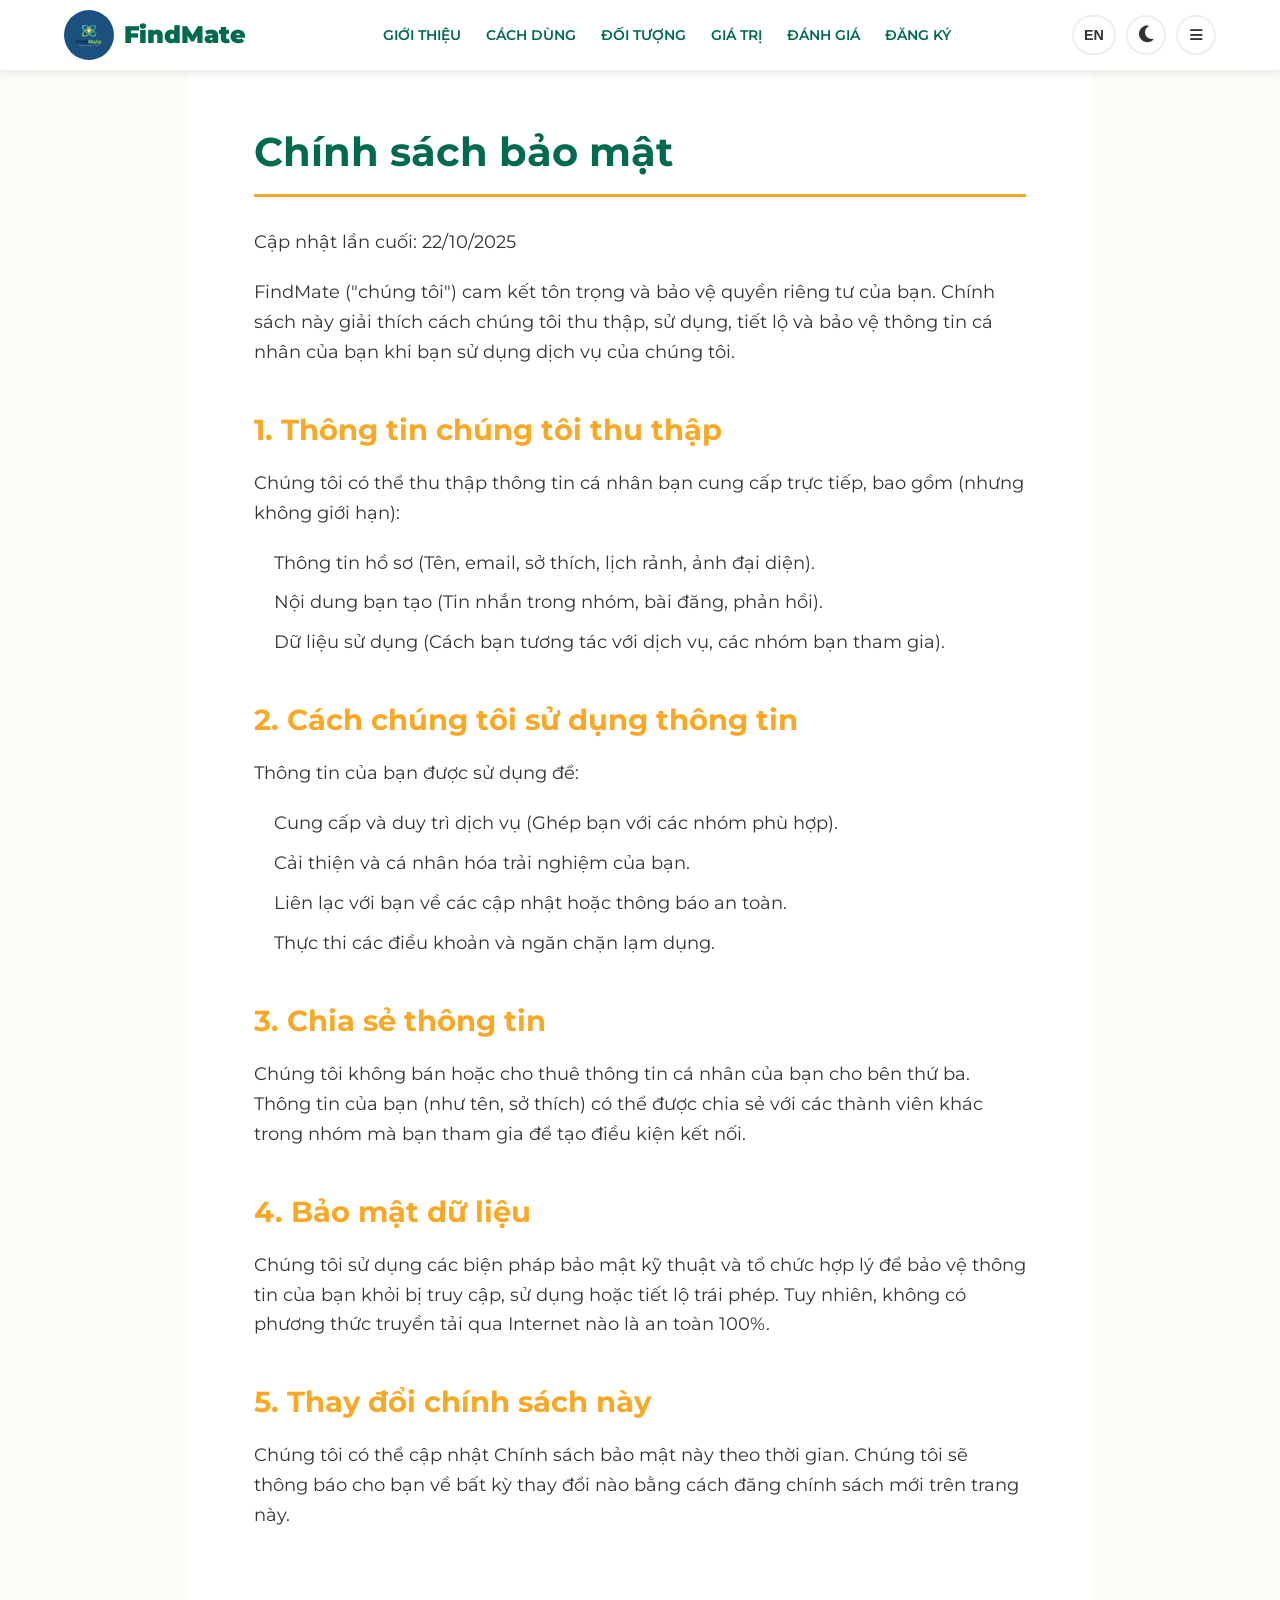
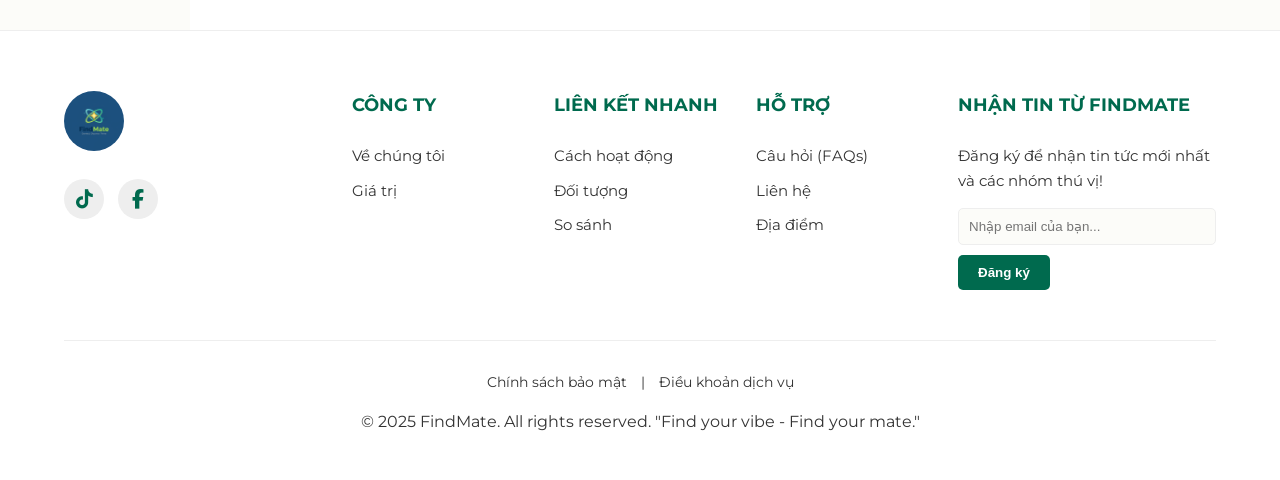
<file: privacy.html>
<!DOCTYPE html>
<html lang="vi">
<head>
    <meta charset="UTF-8">
    <meta name="viewport" content="width=device-width, initial-scale=1.0">
    <title>Chính sách bảo mật - FindMate</title>
    
    <link rel="preconnect" href="https://fonts.googleapis.com">
    <link rel="preconnect" href="https://fonts.gstatic.com" crossorigin>
    <link href="https://fonts.googleapis.com/css2?family=Montserrat:wght@400;500;600;700;900&display=swap" rel="stylesheet">
    
    <link rel="stylesheet" href="https://cdnjs.cloudflare.com/ajax/libs/font-awesome/6.5.1/css/all.min.css">
    
    <link rel="stylesheet" href="css/style.css">
    <link rel="stylesheet" href="css/page.css">
</head>
<body>

    <header>
        <nav>
            <a href="index.html" class="logo">
                <img src="img/logo-findmate.jpg" alt="FindMate Logo">
                <span>FindMate</span>
            </a>
            
            <ul class="nav-links" id="nav-links">
                <li><a href="index.html#about">
                    <span lang="vi">Giới thiệu</span>
                    <span lang="en">About</span>
                </a></li>
                <li><a href="index.html#how-it-works">
                    <span lang="vi">Cách dùng</span>
                    <span lang="en">How it Works</span>
                </a></li>
                <li><a href="index.html#audience">
                    <span lang="vi">Đối tượng</span>
                    <span lang="en">Audience</span>
                </a></li>
                <li><a href="index.html#core-values">
                    <span lang="vi">Giá trị</span>
                    <span lang="en">Values</span>
                </a></li>
                <li><a href="index.html#testimonials">
                    <span lang="vi">Đánh giá</span>
                    <span lang="en">Reviews</span>
                </a></li>
                <li><a href="index.html#cta">
                    <span lang="vi">Đăng ký</span>
                    <span lang="en">Register</span>
                </a></li>
            </ul>
            
            <div class="controls">
                <button id="lang-toggle">EN</button>
                <button id="dark-mode-toggle">
                    <i class="fa-solid fa-moon"></i>
                </button>
                <button class="menu-toggle" id="menu-toggle">
                    <i class="fa-solid fa-bars"></i>
                </button>
            </div>
        </nav>
    </header>

    <main class="page-content">
        <h1 lang="vi">Chính sách bảo mật</h1>
        <h1 lang="en">Privacy Policy</h1>
        
        <p lang="vi">Cập nhật lần cuối: 22/10/2025</p>
        <p lang="en">Last Updated: October 22, 2025</p>

        <p lang="vi">FindMate ("chúng tôi") cam kết tôn trọng và bảo vệ quyền riêng tư của bạn. Chính sách này giải thích cách chúng tôi thu thập, sử dụng, tiết lộ và bảo vệ thông tin cá nhân của bạn khi bạn sử dụng dịch vụ của chúng tôi.</p>
        <p lang="en">FindMate ("we", "us") is committed to respecting and protecting your privacy. This policy explains how we collect, use, disclose, and safeguard your personal information when you use our service.</p>

        <h2 lang="vi">1. Thông tin chúng tôi thu thập</h2>
        <h2 lang="en">1. Information We Collect</h2>
        <p lang="vi">Chúng tôi có thể thu thập thông tin cá nhân bạn cung cấp trực tiếp, bao gồm (nhưng không giới hạn):</p>
        <p lang="en">We may collect personal information you provide directly to us, including (but not limited to):</p>
        <ul>
            <li lang="vi">Thông tin hồ sơ (Tên, email, sở thích, lịch rảnh, ảnh đại diện).</li>
            <li lang="en">Profile Information (Name, email, interests, availability, profile picture).</li>
            <li lang="vi">Nội dung bạn tạo (Tin nhắn trong nhóm, bài đăng, phản hồi).</li>
            <li lang="en">User-Generated Content (Messages within groups, posts, feedback).</li>
            <li lang="vi">Dữ liệu sử dụng (Cách bạn tương tác với dịch vụ, các nhóm bạn tham gia).</li>
            <li lang="en">Usage Data (How you interact with the service, groups you join).</li>
        </ul>

        <h2 lang="vi">2. Cách chúng tôi sử dụng thông tin</h2>
        <h2 lang="en">2. How We Use Information</h2>
        <p lang="vi">Thông tin của bạn được sử dụng để:</p>
        <p lang="en">Your information is used to:</p>
        <ul>
            <li lang="vi">Cung cấp và duy trì dịch vụ (Ghép bạn với các nhóm phù hợp).</li>
            <li lang="en">Provide and maintain the service (Match you with suitable groups).</li>
            <li lang="vi">Cải thiện và cá nhân hóa trải nghiệm của bạn.</li>
            <li lang="en">Improve and personalize your experience.</li>
            <li lang="vi">Liên lạc với bạn về các cập nhật hoặc thông báo an toàn.</li>
            <li lang="en">Communicate with you regarding updates or safety notices.</li>
            <li lang="vi">Thực thi các điều khoản và ngăn chặn lạm dụng.</li>
            <li lang="en">Enforce our terms and prevent abuse.</li>
        </ul>
        
        <h2 lang="vi">3. Chia sẻ thông tin</h2>
        <h2 lang="en">3. Information Sharing</h2>
        <p lang="vi">Chúng tôi không bán hoặc cho thuê thông tin cá nhân của bạn cho bên thứ ba. Thông tin của bạn (như tên, sở thích) có thể được chia sẻ với các thành viên khác trong nhóm mà bạn tham gia để tạo điều kiện kết nối.</p>
        <p lang="en">We do not sell or rent your personal information to third parties. Your information (such as name, interests) may be shared with other members of groups you join to facilitate connection.</p>
        
        <h2 lang="vi">4. Bảo mật dữ liệu</h2>
        <h2 lang="en">4. Data Security</h2>
        <p lang="vi">Chúng tôi sử dụng các biện pháp bảo mật kỹ thuật và tổ chức hợp lý để bảo vệ thông tin của bạn khỏi bị truy cập, sử dụng hoặc tiết lộ trái phép. Tuy nhiên, không có phương thức truyền tải qua Internet nào là an toàn 100%.</p>
        <p lang="en">We use reasonable technical and organizational security measures to protect your information from unauthorized access, use, or disclosure. However, no method of transmission over the Internet is 100% secure.</p>
        
        <h2 lang="vi">5. Thay đổi chính sách này</h2>
        <h2 lang="en">5. Changes to This Policy</h2>
        <p lang="vi">Chúng tôi có thể cập nhật Chính sách bảo mật này theo thời gian. Chúng tôi sẽ thông báo cho bạn về bất kỳ thay đổi nào bằng cách đăng chính sách mới trên trang này.</p>
        <p lang="en">We may update this Privacy Policy from time to time. We will notify you of any changes by posting the new policy on this page.</p>
    </main>

    <footer>
        <div class="footer-top-container">
            <div class="footer-col" id="footer-brand">
                <img src="img/logo-findmate.jpg" alt="FindMate Logo">
                <div class="social-links">
                    <a href="https://www.tiktok.com/@findmate8?is_from_webapp=1&sender_device=pc" target="_blank" title="TikTok"><i class="fa-brands fa-tiktok"></i></a>
                    <a href="https://www.facebook.com/profile.php?id=61581945898819&locale=vi_VN" target="_blank" title="Facebook"><i class="fa-brands fa-facebook-f"></i></a>
                </div>
            </div>
            <div class="footer-col" id="footer-company">
                <h4>
                    <span lang="vi">Công ty</span>
                    <span lang="en">Company</span>
                </h4>
                <ul>
                    <li><a href="index.html#about"><span lang="vi">Về chúng tôi</span><span lang="en">About Us</span></a></li>
                    <li><a href="index.html#core-values"><span lang="vi">Giá trị</span><span lang="en">Values</span></a></li>
                </ul>
            </div>
            <div class="footer-col" id="footer-quicklinks">
                <h4>
                    <span lang="vi">Liên kết nhanh</span>
                    <span lang="en">Quick Links</span>
                </h4>
                <ul>
                    <li><a href="index.html#how-it-works"><span lang="vi">Cách hoạt động</span><span lang="en">How it Works</span></a></li>
                    <li><a href="index.html#audience"><span lang="vi">Đối tượng</span><span lang="en">Audience</span></a></li>
                    <li><a href="index.html#comparison"><span lang="vi">So sánh</span><span lang="en">Comparison</span></a></li>
                </ul>
            </div>
            <div class="footer-col" id="footer-help">
                <h4>
                    <span lang="vi">Hỗ trợ</span>
                    <span lang="en">Help</span>
                </h4>
                <ul>
                    <li><a href="faq.html"><span lang="vi">Câu hỏi (FAQs)</span><span lang="en">FAQs</span></a></li>
                    <li><a href="contact.html"><span lang="vi">Liên hệ</span><span lang="en">Contact Us</span></a></li>
                    <li><a href="#"><span lang="vi">Địa điểm</span><span lang="en">Location</span></a></li>
                </ul>
            </div>
            <div class="footer-col" id="footer-newsletter">
                <h4>
                    <span lang="vi">Nhận tin từ FindMate</span>
                    <span lang="en">FindMate in your Inbox</span>
                </h4>
                <form class="newsletter-form">
                    <p>
                        <span lang="vi">Đăng ký để nhận tin tức mới nhất và các nhóm thú vị!</span>
                        <span lang="en">Sign up for the latest news and interesting new groups!</span>
                    </p>
                    <input type="email" placeholder="Nhập email của bạn..." lang="vi">
                    <input type="email" placeholder="Enter your email..." lang="en">
                    <button type="submit" lang="vi">Đăng ký</button>
                    <button type="submit" lang="en">Subscribe</button>
                </form>
            </div>
        </div>
        <div class="footer-bottom-container">
            <div class="sub-links">
                <a href="privacy.html"><span lang="vi">Chính sách bảo mật</span><span lang="en">Privacy Policy</span></a> | 
                <a href="terms.html"><span lang="vi">Điều khoản dịch vụ</span><span lang="en">Terms of Service</span></a>
            </div>
            <p class="copyright">
                © 2025 FindMate. All rights reserved. "Find your vibe - Find your mate."
            </p>
        </div>
    </footer>
    
    <button id="back-to-top" title="Go to top"><i class="fa-solid fa-arrow-up"></i></button>

    <script src="js/script.js"></script>

</body>
</html>
</file>
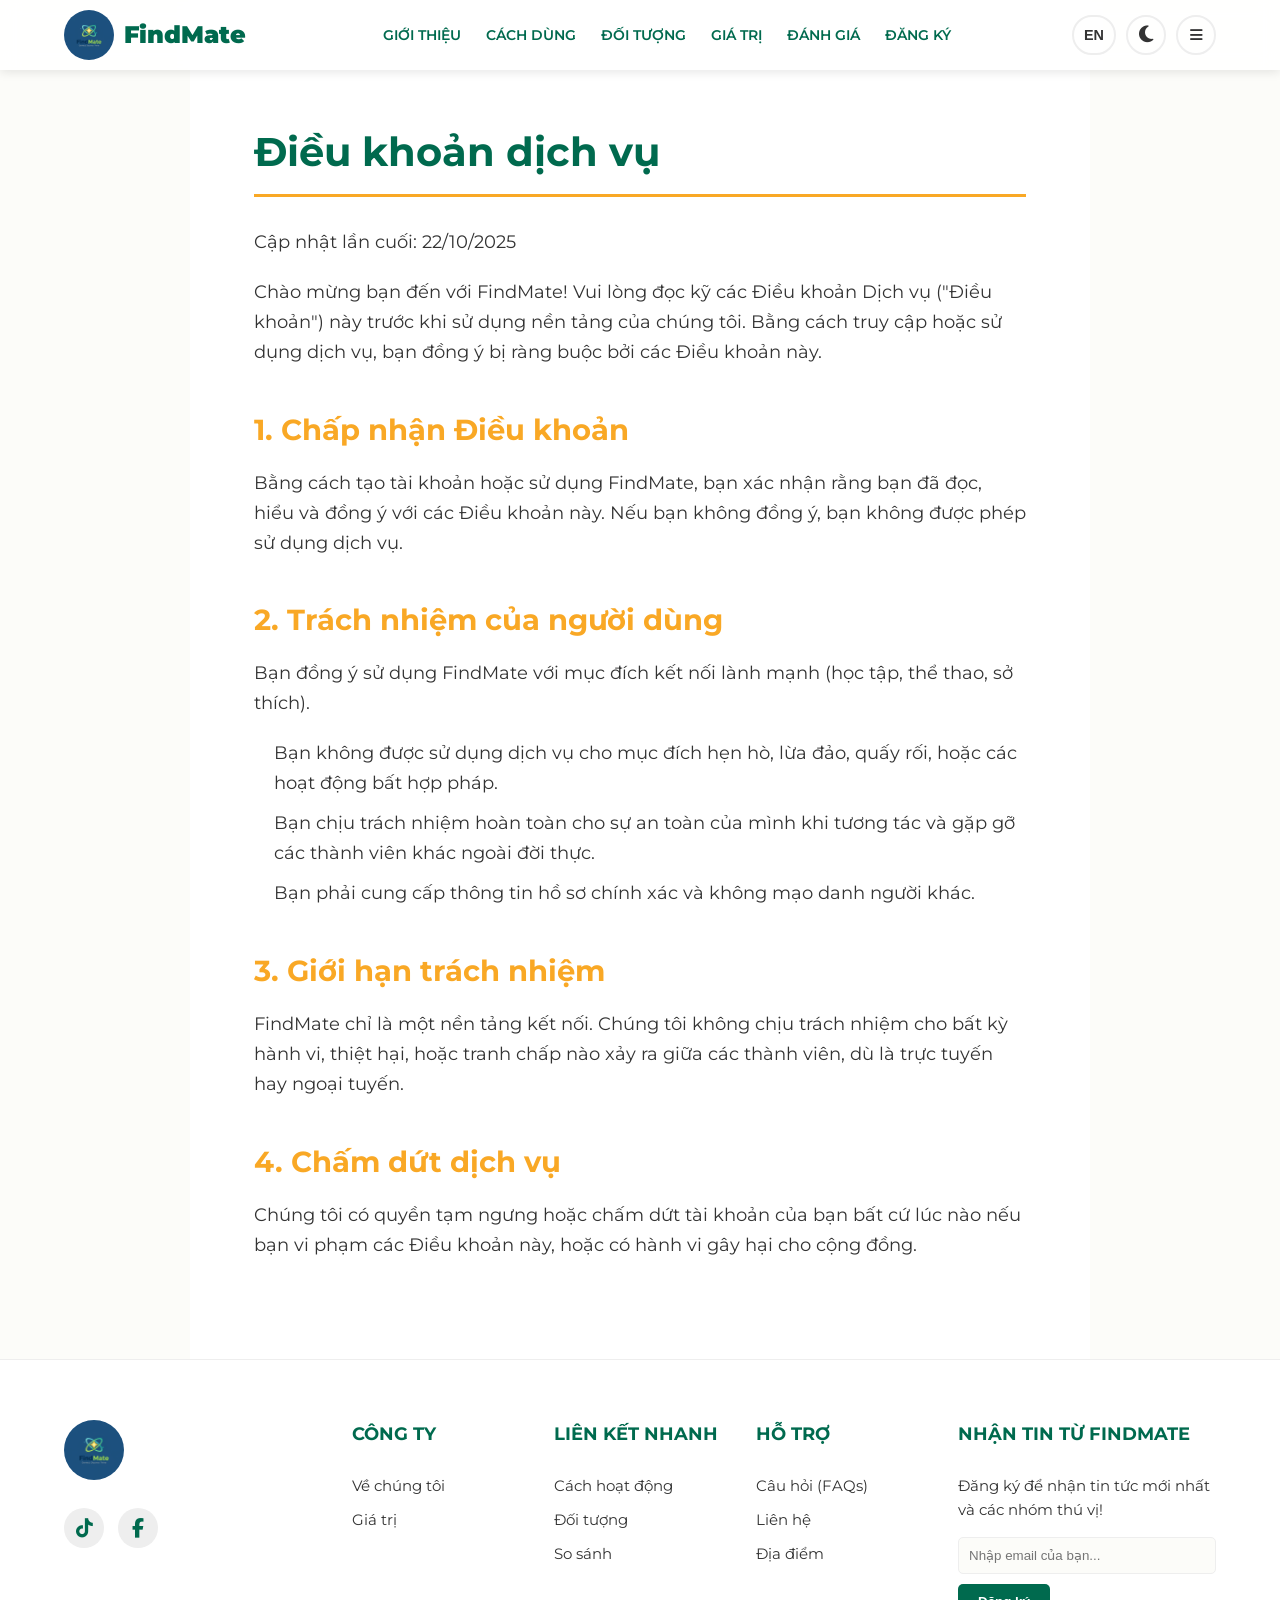
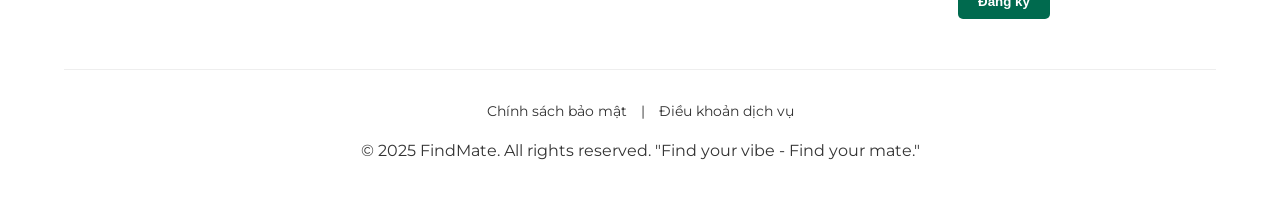
<file: terms.html>
<!DOCTYPE html>
<html lang="vi">
<head>
    <meta charset="UTF-8">
    <meta name="viewport" content="width=device-width, initial-scale=1.0">
    <title>Điều khoản dịch vụ - FindMate</title>
    
    <link rel="preconnect" href="https://fonts.googleapis.com">
    <link rel="preconnect" href="https://fonts.gstatic.com" crossorigin>
    <link href="https://fonts.googleapis.com/css2?family=Montserrat:wght@400;500;600;700;900&display=swap" rel="stylesheet">
    
    <link rel="stylesheet" href="https://cdnjs.cloudflare.com/ajax/libs/font-awesome/6.5.1/css/all.min.css">
    
    <link rel="stylesheet" href="css/style.css">
    <link rel="stylesheet" href="css/page.css">
</head>
<body>

    <header>
        <nav>
            <a href="index.html" class="logo">
                <img src="img/logo-findmate.jpg" alt="FindMate Logo">
                <span>FindMate</span>
            </a>
            
            <ul class="nav-links" id="nav-links">
                <li><a href="index.html#about">
                    <span lang="vi">Giới thiệu</span>
                    <span lang="en">About</span>
                </a></li>
                <li><a href="index.html#how-it-works">
                    <span lang="vi">Cách dùng</span>
                    <span lang="en">How it Works</span>
                </a></li>
                <li><a href="index.html#audience">
                    <span lang="vi">Đối tượng</span>
                    <span lang="en">Audience</span>
                </a></li>
                <li><a href="index.html#core-values">
                    <span lang="vi">Giá trị</span>
                    <span lang="en">Values</span>
                </a></li>
                <li><a href="index.html#testimonials">
                    <span lang="vi">Đánh giá</span>
                    <span lang="en">Reviews</span>
                </a></li>
                <li><a href="index.html#cta">
                    <span lang="vi">Đăng ký</span>
                    <span lang="en">Register</span>
                </a></li>
            </ul>
            
            <div class="controls">
                <button id="lang-toggle">EN</button>
                <button id="dark-mode-toggle">
                    <i class="fa-solid fa-moon"></i>
                </button>
                <button class="menu-toggle" id="menu-toggle">
                    <i class="fa-solid fa-bars"></i>
                </button>
            </div>
        </nav>
    </header>

    <main class="page-content">
        <h1 lang="vi">Điều khoản dịch vụ</h1>
        <h1 lang="en">Terms of Service</h1>
        
        <p lang="vi">Cập nhật lần cuối: 22/10/2025</p>
        <p lang="en">Last Updated: October 22, 2025</p>

        <p lang="vi">Chào mừng bạn đến với FindMate! Vui lòng đọc kỹ các Điều khoản Dịch vụ ("Điều khoản") này trước khi sử dụng nền tảng của chúng tôi. Bằng cách truy cập hoặc sử dụng dịch vụ, bạn đồng ý bị ràng buộc bởi các Điều khoản này.</p>
        <p lang="en">Welcome to FindMate! Please read these Terms of Service ("Terms") carefully before using our platform. By accessing or using the service, you agree to be bound by these Terms.</p>

        <h2 lang="vi">1. Chấp nhận Điều khoản</h2>
        <h2 lang="en">1. Accepting the Terms</h2>
        <p lang="vi">Bằng cách tạo tài khoản hoặc sử dụng FindMate, bạn xác nhận rằng bạn đã đọc, hiểu và đồng ý với các Điều khoản này. Nếu bạn không đồng ý, bạn không được phép sử dụng dịch vụ.</p>
        <p lang="en">By creating an account or using FindMate, you confirm that you have read, understood, and agree to these Terms. If you do not agree, you may not use the service.</p>

        <h2 lang="vi">2. Trách nhiệm của người dùng</h2>
        <h2 lang="en">2. User Responsibilities</h2>
        <p lang="vi">Bạn đồng ý sử dụng FindMate với mục đích kết nối lành mạnh (học tập, thể thao, sở thích).</p>
        <p lang="en">You agree to use FindMate for its intended purpose of healthy social connections (study, sports, hobbies).</p>
        <ul>
            <li lang="vi">Bạn không được sử dụng dịch vụ cho mục đích hẹn hò, lừa đảo, quấy rối, hoặc các hoạt động bất hợp pháp.</li>
            <li lang="en">You must not use the service for dating, fraudulent, harassing, or illegal activities.</li>
            <li lang="vi">Bạn chịu trách nhiệm hoàn toàn cho sự an toàn của mình khi tương tác và gặp gỡ các thành viên khác ngoài đời thực.</li>
            <li lang="en">You are solely responsible for your safety when interacting with and meeting other members in real life.</li>
            <li lang="vi">Bạn phải cung cấp thông tin hồ sơ chính xác và không mạo danh người khác.</li>
            <li lang="en">You must provide accurate profile information and not impersonate others.</li>
        </ul>

        <h2 lang="vi">3. Giới hạn trách nhiệm</h2>
        <h2 lang="en">3. Limitation of Liability</h2>
        <p lang="vi">FindMate chỉ là một nền tảng kết nối. Chúng tôi không chịu trách nhiệm cho bất kỳ hành vi, thiệt hại, hoặc tranh chấp nào xảy ra giữa các thành viên, dù là trực tuyến hay ngoại tuyến.</p>
        <p lang="en">FindMate is solely a connection platform. We are not responsible for any conduct, damages, or disputes that occur between members, whether online or offline.</p>
        
        <h2 lang="vi">4. Chấm dứt dịch vụ</h2>
        <h2 lang="en">4. Termination of Service</h2>
        <p lang="vi">Chúng tôi có quyền tạm ngưng hoặc chấm dứt tài khoản của bạn bất cứ lúc nào nếu bạn vi phạm các Điều khoản này, hoặc có hành vi gây hại cho cộng đồng.</p>
        <p lang="en">We reserve the right to suspend or terminate your account at any time if you violate these Terms or engage in conduct that is harmful to the community.</p>
    </main>

    <footer>
        <div class="footer-top-container">
            <div class="footer-col" id="footer-brand">
                <img src="img/logo-findmate.jpg" alt="FindMate Logo">
                <div class="social-links">
                    <a href="https://www.tiktok.com/@findmate8?is_from_webapp=1&sender_device=pc" target="_blank" title="TikTok"><i class="fa-brands fa-tiktok"></i></a>
                    <a href="https://www.facebook.com/profile.php?id=61581945898819&locale=vi_VN" target="_blank" title="Facebook"><i class="fa-brands fa-facebook-f"></i></a>
                </div>
            </div>
            <div class="footer-col" id="footer-company">
                <h4>
                    <span lang="vi">Công ty</span>
                    <span lang="en">Company</span>
                </h4>
                <ul>
                    <li><a href="index.html#about"><span lang="vi">Về chúng tôi</span><span lang="en">About Us</span></a></li>
                    <li><a href="index.html#core-values"><span lang="vi">Giá trị</span><span lang="en">Values</span></a></li>
                </ul>
            </div>
            <div class="footer-col" id="footer-quicklinks">
                <h4>
                    <span lang="vi">Liên kết nhanh</span>
                    <span lang="en">Quick Links</span>
                </h4>
                <ul>
                    <li><a href="index.html#how-it-works"><span lang="vi">Cách hoạt động</span><span lang="en">How it Works</span></a></li>
                    <li><a href="index.html#audience"><span lang="vi">Đối tượng</span><span lang="en">Audience</span></a></li>
                    <li><a href="index.html#comparison"><span lang="vi">So sánh</span><span lang="en">Comparison</span></a></li>
                </ul>
            </div>
            <div class="footer-col" id="footer-help">
                <h4>
                    <span lang="vi">Hỗ trợ</span>
                    <span lang="en">Help</span>
                </h4>
                <ul>
                    <li><a href="faq.html"><span lang="vi">Câu hỏi (FAQs)</span><span lang="en">FAQs</span></a></li>
                    <li><a href="contact.html"><span lang="vi">Liên hệ</span><span lang="en">Contact Us</span></a></li>
                    <li><a href="#"><span lang="vi">Địa điểm</span><span lang="en">Location</span></a></li>
                </ul>
            </div>
            <div class="footer-col" id="footer-newsletter">
                <h4>
                    <span lang="vi">Nhận tin từ FindMate</span>
                    <span lang="en">FindMate in your Inbox</span>
                </h4>
                <form class="newsletter-form">
                    <p>
                        <span lang="vi">Đăng ký để nhận tin tức mới nhất và các nhóm thú vị!</span>
                        <span lang="en">Sign up for the latest news and interesting new groups!</span>
                    </p>
                    <input type="email" placeholder="Nhập email của bạn..." lang="vi">
                    <input type="email" placeholder="Enter your email..." lang="en">
                    <button type="submit" lang="vi">Đăng ký</button>
                    <button type="submit" lang="en">Subscribe</button>
                </form>
            </div>
        </div>
        <div class="footer-bottom-container">
            <div class="sub-links">
                <a href="privacy.html"><span lang="vi">Chính sách bảo mật</span><span lang="en">Privacy Policy</span></a> | 
                <a href="terms.html"><span lang="vi">Điều khoản dịch vụ</span><span lang="en">Terms of Service</span></a>
            </div>
            <p class="copyright">
                © 2025 FindMate. All rights reserved. "Find your vibe - Find your mate."
            </p>
        </div>
    </footer>
    
    <button id="back-to-top" title="Go to top"><i class="fa-solid fa-arrow-up"></i></button>

    <script src="js/script.js"></script>

</body>
</html>
</file>
<file: css/style.css>
/* --- 1. Cài đặt Biến & Reset CSS --- */
:root {
    --bg-color: #fcfcf9;
    --text-color: #333;
    --primary-color: #006A4E;
    --accent-color: #F9A825;
    --card-bg: #FFFFFF;
    --nav-bg: rgba(255, 255, 255, 0.85);
    --shadow: 0 4px 15px rgba(0, 0, 0, 0.07);
    --border-color: #eee;
    --hero-overlay: rgba(0, 0, 0, 0.3);
    --hero-text: #FFFFFF;
    --table-header-bg: #e0e0e0;
}

html.dark {
    --bg-color: #0A192F;
    --text-color: #E0E0E0;
    --primary-color: #8BC34A;
    --accent-color: #FDEBCF;
    --card-bg: #1D2A43;
    --nav-bg: rgba(29, 42, 67, 0.85);
    --shadow: 0 4px 15px rgba(0, 0, 0, 0.2);
    --border-color: #3a4a6b;
    --hero-overlay: rgba(0, 0, 0, 0.5);
    --hero-text: #FFFFFF;
    --table-header-bg: #2d3b50;
}

* {
    margin: 0;
    padding: 0;
    box-sizing: border-box;
}

html {
    scroll-behavior: smooth;
}

body {
    font-family: 'Montserrat', sans-serif;
    background-color: var(--bg-color);
    color: var(--text-color);
    transition: background-color 0.3s ease, color 0.3s ease;
    line-height: 1.6;
}

img {
    max-width: 100%;
    height: auto;
}

a {
    text-decoration: none;
    color: var(--primary-color);
    transition: color 0.3s ease;
}

a:hover {
    color: var(--accent-color);
}

section {
    padding: 80px 5%;
}

.container {
    max-width: 1200px;
    margin: 0 auto;
}

h1, h2, h3, h4 {
    font-weight: 700;
    margin-bottom: 20px;
    color: var(--primary-color);
}

h1 { font-size: 3rem; }
h2 { font-size: 2.2rem; text-align: center; }
h3 { font-size: 1.5rem; color: var(--accent-color); }
h4 { font-size: 1.2rem; }

p {
    margin-bottom: 15px;
    font-size: 1rem;
}

/* Ẩn ngôn ngữ không được chọn */
[lang="en"] { display: none; }

/* --- 2. Header & Navigation --- */
header {
    position: fixed;
    top: 0;
    left: 0;
    width: 100%;
    z-index: 1000;
    background-color: var(--nav-bg);
    backdrop-filter: blur(10px);
    -webkit-backdrop-filter: blur(10px);
    box-shadow: 0 2px 10px rgba(0, 0, 0, 0.1);
    transition: background-color 0.3s ease;
}

nav {
    display: flex;
    justify-content: space-between;
    align-items: center;
    padding: 10px 5%;
    max-width: 1300px;
    margin: 0 auto;
}

.logo {
    display: flex;
    align-items: center;
    font-weight: 900;
    font-size: 1.5rem;
    color: var(--primary-color);
}

.logo img {
    height: 50px;
    width: 50px;
    margin-right: 10px;
    border-radius: 50%;
    object-fit: cover;
}

.nav-links {
    display: flex;
    list-style: none;
}

.nav-links li {
    margin-left: 25px;
}

.nav-links a {
    font-weight: 600;
    font-size: 0.9rem;
    text-transform: uppercase;
}

.controls {
    display: flex;
    align-items: center;
}

.controls button {
    background: none;
    border: 2px solid var(--border-color);
    color: var(--text-color);
    cursor: pointer;
    border-radius: 50px;
    font-weight: 600;
    transition: all 0.3s ease;
    width: 40px;
    height: 40px;
    display: flex;
    align-items: center;
    justify-content: center;
    font-size: 0.9rem;
    margin-left: 10px;
}

#lang-toggle {
    padding: 0 10px;
    width: auto;
}

#dark-mode-toggle {
    font-size: 1.2rem;
}

.controls button:hover {
    background-color: var(--accent-color);
    border-color: var(--accent-color);
    color: #fff;
}

.menu-toggle {
    display: none;
    font-size: 1.5rem;
    background: none;
    border: none;
    color: var(--primary-color);
    cursor: pointer;
    margin-left: 15px;
}

/* --- 3. Hero Section (Manual Slideshow) --- */
#hero {
    height: 100vh;
    min-height: 600px;
    position: relative;
    display: flex;
    align-items: center;
    justify-content: center;
    text-align: center;
    color: var(--hero-text);
    padding: 0;
}

.slideshow-container {
    width: 100%;
    height: 100%;
    position: relative;
}

.hero-slide {
    display: none;
    width: 100%;
    height: 100%;
    background-size: cover;
    background-position: center;
}

.hero-slide::before {
    content: '';
    position: absolute;
    top: 0;
    left: 0;
    width: 100%;
    height: 100%;
    background-color: var(--hero-overlay);
}

.fade {
    animation-name: fade;
    animation-duration: 1.5s;
}

@keyframes fade {
    from {opacity: .4}
    to {opacity: 1}
}

.hero-content {
    position: absolute;
    z-index: 2;
    max-width: 800px;
    padding: 0 5%;
    top: 50%;
    left: 50%;
    transform: translate(-50%, -50%);
}

.hero-content h1 {
    font-size: 4rem;
    font-weight: 900;
    color: var(--hero-text);
    margin-bottom: 20px;
    text-shadow: 2px 2px 8px rgba(0, 0, 0, 0.7);
}

.hero-content p {
    font-size: 1.5rem;
    font-weight: 500;
    text-shadow: 1px 1px 4px rgba(0, 0, 0, 0.7);
}

.prev, .next {
    cursor: pointer;
    position: absolute;
    top: 50%;
    width: auto;
    padding: 16px;
    margin-top: -22px;
    color: white;
    font-weight: bold;
    font-size: 24px;
    transition: 0.3s ease;
    border-radius: 0 3px 3px 0;
    user-select: none;
    z-index: 3;
    background-color: rgba(0,0,0,0.3);
}

.next {
    right: 0;
    border-radius: 3px 0 0 3px;
}

.prev {
    left: 0;
}

.prev:hover, .next:hover {
    background-color: rgba(0,0,0,0.6);
}


/* --- 4. About Section --- */
#about .container {
    display: grid;
    grid-template-columns: 1fr 1fr;
    gap: 40px;
    align-items: center;
}

.about-text ul {
    list-style: none;
    margin-top: 20px;
}

.about-text li {
    font-size: 1.1rem;
    margin-bottom: 15px;
    display: flex;
    align-items: flex-start;
}

.about-text li i {
    color: var(--accent-color);
    margin-right: 15px;
    font-size: 1.2rem;
    margin-top: 4px;
}

.about-image {
    text-align: center;
}

.about-image img {
    max-width: 80%;
    border-radius: 15px;
    box-shadow: var(--shadow);
}

/* --- 5. Problem Section --- */
#problem {
    background-color: var(--card-bg);
}

.problem-grid {
    display: grid;
    grid-template-columns: repeat(3, 1fr);
    gap: 30px;
    margin-top: 40px;
}

.problem-card {
    background-color: var(--bg-color);
    padding: 30px;
    border-radius: 15px;
    box-shadow: var(--shadow);
    border: 1px solid var(--border-color);
    transition: transform 0.3s ease, box-shadow 0.3s ease;
}

.problem-card:hover {
    transform: translateY(-10px);
    box-shadow: 0 10px 20px rgba(0, 0, 0, 0.1);
}

.problem-card i {
    font-size: 3rem;
    color: var(--accent-color);
    margin-bottom: 20px;
}

.problem-card h3 {
    color: var(--primary-color);
    font-size: 1.3rem;
    margin-bottom: 15px;
}

.solution {
    margin-top: 15px;
    padding-top: 15px;
    border-top: 2px solid var(--accent-color);
}

.solution strong {
    color: var(--primary-color);
}

/* --- 6. How It Works Section --- */
#how-it-works {
    background-color: var(--bg-color);
}

.how-it-works-grid {
    display: grid;
    grid-template-columns: repeat(3, 1fr);
    gap: 30px;
    margin-top: 40px;
}

.step-card {
    background-color: var(--card-bg);
    padding: 30px;
    border-radius: 15px;
    box-shadow: var(--shadow);
    border: 1px solid var(--border-color);
    text-align: center;
    position: relative;
}

.step-card .step-number {
    position: absolute;
    top: -20px;
    left: 50%;
    transform: translateX(-50%);
    background-color: var(--primary-color);
    color: #fff;
    width: 40px;
    height: 40px;
    border-radius: 50%;
    display: flex;
    align-items: center;
    justify-content: center;
    font-size: 1.5rem;
    font-weight: 700;
    border: 3px solid var(--bg-color);
}

.step-card i {
    font-size: 3rem;
    color: var(--accent-color);
    margin-top: 30px;
    margin-bottom: 20px;
}

.step-card h3 {
    color: var(--primary-color);
    font-size: 1.3rem;
}

/* --- 7. Target Audience Section --- */
#audience {
    background-color: var(--card-bg);
}

.audience-grid {
    display: grid;
    grid-template-columns: repeat(3, 1fr);
    gap: 30px;
    margin-top: 40px;
}

.audience-card {
    background-color: var(--bg-color);
    padding: 30px;
    border-radius: 15px;
    box-shadow: var(--shadow);
    border: 1px solid var(--border-color);
    transition: transform 0.3s ease, box-shadow 0.3s ease;
    text-align: center;
}

.audience-card:hover {
    transform: translateY(-10px);
    box-shadow: 0 10px 20px rgba(0, 0, 0, 0.1);
}

.audience-card i {
    font-size: 3rem;
    color: var(--primary-color);
    margin-bottom: 20px;
}

.audience-card h3 {
    color: var(--accent-color);
    font-size: 1.4rem;
    margin-bottom: 15px;
}

.audience-card ul {
    list-style: none;
    text-align: left;
    margin-top: 20px;
}

.audience-card li {
    position: relative;
    padding-left: 20px;
    margin-bottom: 8px;
    font-size: 0.95rem;
}

.audience-card li::before {
    content: '•';
    color: var(--accent-color);
    position: absolute;
    left: 0;
}


/* --- 8. Core Values Section --- */
.values-grid {
    display: grid;
    grid-template-columns: repeat(3, 1fr);
    gap: 30px;
    margin-top: 40px;
}

.value-card {
    background-color: var(--card-bg);
    border-radius: 15px;
    box-shadow: var(--shadow);
    overflow: hidden;
    text-align: center;
    border: 1px solid var(--border-color);
    transition: transform 0.3s ease, box-shadow 0.3s ease;
}

.value-card:hover {
    transform: translateY(-10px);
    box-shadow: 0 10px 20px rgba(0, 0, 0, 0.1);
}

.value-card .icon {
    font-size: 4rem;
    padding: 40px 20px 20px 20px;
    color: var(--accent-color);
}

.value-card h3 {
    background-color: var(--primary-color);
    color: #fff;
    padding: 20px;
    margin: 0;
    font-size: 1.4rem;
}

.value-card p {
    padding: 30px;
    font-size: 0.95rem;
}

/* --- 9. Competitor Analysis Section --- */
#comparison {
    background-color: var(--card-bg);
}

.comparison-table {
    width: 100%;
    border-collapse: collapse;
    margin-top: 40px;
    box-shadow: var(--shadow);
    border-radius: 10px;
    overflow: hidden;
}

.comparison-table th, .comparison-table td {
    padding: 15px;
    text-align: left;
    border-bottom: 1px solid var(--border-color);
}

.comparison-table th {
    background-color: var(--table-header-bg);
    font-weight: 600;
    color: var(--primary-color);
    font-size: 1.1rem;
}

.comparison-table tr:nth-child(even) {
    background-color: var(--bg-color);
}

.comparison-table tr:hover {
    background-color: var(--border-color);
}

.comparison-table .feature {
    font-weight: 500;
}

/* --- 10. Advantages Section --- */
#advantages {
    background-color: var(--bg-color);
}

.advantages-list {
    max-width: 900px;
    margin: 40px auto 0;
    list-style: none;
}

.advantages-list li {
    display: flex;
    align-items: center;
    background-color: var(--card-bg);
    padding: 20px;
    border-radius: 10px;
    margin-bottom: 15px;
    box-shadow: var(--shadow);
    border: 1px solid var(--border-color);
    transition: transform 0.3s ease;
}

.advantages-list li:hover {
    transform: translateX(10px);
}

.advantages-list i {
    font-size: 1.5rem;
    color: var(--accent-color);
    margin-right: 20px;
    width: 40px;
    text-align: center;
}

/* --- 11. Testimonials Section --- */
#testimonials {
    background-color: var(--card-bg);
}

.testimonials-grid {
    display: grid;
    grid-template-columns: repeat(3, 1fr);
    gap: 30px;
    margin-top: 40px;
}

.testimonial-card {
    background-color: var(--bg-color);
    padding: 30px;
    border-radius: 15px;
    box-shadow: var(--shadow);
    border-top: 5px solid var(--accent-color);
    position: relative;
}

.testimonial-card .quote-icon {
    font-size: 2.5rem;
    color: var(--accent-color);
    position: absolute;
    top: 20px;
    left: 20px;
    opacity: 0.5;
}

.testimonial-card p {
    font-style: italic;
    font-size: 1.1rem;
    margin-top: 40px;
    margin-bottom: 20px;
}

.testimonial-card .author {
    font-weight: 700;
    color: var(--primary-color);
}

.testimonial-card .role {
    font-size: 0.9rem;
    color: var(--text-color);
    opacity: 0.8;
}

/* --- 12. SWOT Section --- */
.swot-grid {
    display: grid;
    grid-template-columns: repeat(2, 1fr);
    gap: 30px;
    margin-top: 40px;
}

.swot-card {
    background-color: var(--card-bg);
    padding: 30px;
    border-radius: 15px;
    box-shadow: var(--shadow);
    border-left: 5px solid;
}

.swot-card h3 {
    margin-bottom: 15px;
    padding-bottom: 10px;
    border-bottom: 2px solid var(--border-color);
}

.swot-card ul {
    list-style: none;
}

.swot-card li {
    position: relative;
    padding-left: 25px;
    margin-bottom: 10px;
}

.swot-card li::before {
    content: '';
    position: absolute;
    left: 0;
    top: 7px;
    width: 10px;
    height: 10px;
    border-radius: 50%;
}

#swot-s { border-color: #4CAF50; }
#swot-s h3 { color: #4CAF50; }
#swot-s li::before { background-color: #4CAF50; }

#swot-w { border-color: #FFC107; }
#swot-w h3 { color: #FFC107; }
#swot-w li::before { background-color: #FFC107; }

#swot-o { border-color: #03A9F4; }
#swot-o h3 { color: #03A9F4; }
#swot-o li::before { background-color: #03A9F4; }

#swot-t { border-color: #F44336; }
#swot-t h3 { color: #F44336; }
#swot-t li::before { background-color: #F44336; }


/* --- 13. CTA Section --- */
#cta {
    background-color: var(--primary-color);
    text-align: center;
    color: #fff;
}

#cta h2 {
    color: #fff;
}

#cta p {
    font-size: 1.2rem;
    max-width: 600px;
    margin: 0 auto 30px auto;
}

.cta-button {
    background-color: var(--accent-color);
    color: #333;
    padding: 15px 40px;
    border-radius: 50px;
    font-weight: 700;
    font-size: 1.1rem;
    text-transform: uppercase;
    box-shadow: 0 5px 15px rgba(0, 0, 0, 0.2);
    transition: transform 0.3s ease, background-color 0.3s ease;
}

.cta-button:hover {
    background-color: #fff;
    color: var(--primary-color);
    transform: translateY(-5px);
}

/* --- 14. Footer (Porto's Style) --- */
footer {
    background-color: var(--card-bg);
    border-top: 1px solid var(--border-color);
    padding: 60px 5% 30px 5%;
    color: var(--text-color);
}

.footer-top-container {
    display: grid;
    grid-template-columns: 1.5fr 1fr 1fr 1fr 1.5fr;
    gap: 30px;
    max-width: 1300px;
    margin: 0 auto 50px auto;
}

#footer-brand img {
    width: 60px;
    height: 60px;
    border-radius: 50%;
    object-fit: cover;
    margin-bottom: 20px;
}

#footer-brand .social-links a {
    display: inline-block;
    height: 40px;
    width: 40px;
    background-color: var(--border-color);
    margin: 0 10px 10px 0;
    text-align: center;
    line-height: 40px;
    border-radius: 50%;
    color: var(--primary-color);
    transition: all 0.5s ease;
    font-size: 1.2rem;
}

#footer-brand .social-links a:hover {
    color: #fff;
    background-color: var(--accent-color);
}

.footer-col h4 {
    font-size: 1.1rem;
    color: var(--primary-color);
    margin-bottom: 25px;
    text-transform: uppercase;
}

.footer-col ul {
    list-style: none;
}

.footer-col ul li:not(:last-child) {
    margin-bottom: 10px;
}

.footer-col ul li a {
    font-size: 0.95rem;
    color: var(--text-color);
    display: block;
    transition: all 0.3s ease;
}

.footer-col ul li a:hover {
    color: var(--primary-color);
    padding-left: 8px;
}

#footer-newsletter .newsletter-form p {
    font-size: 0.95rem;
    margin-bottom: 15px;
}

#footer-newsletter .newsletter-form input[type="email"] {
    width: 100%;
    padding: 10px;
    border: 1px solid var(--border-color);
    border-radius: 5px;
    margin-bottom: 10px;
    background-color: var(--bg-color);
    color: var(--text-color);
}

#footer-newsletter .newsletter-form button {
    background-color: var(--primary-color);
    color: #fff;
    padding: 10px 20px;
    border: none;
    border-radius: 5px;
    cursor: pointer;
    transition: background-color 0.3s ease;
    font-weight: 600;
}

#footer-newsletter .newsletter-form button:hover {
    background-color: var(--accent-color);
}

.footer-bottom-container {
    display: flex;
    justify-content: space-between;
    align-items: center;
    flex-wrap: wrap;
    gap: 15px;
    text-align: center;
    padding-top: 30px;
    border-top: 1px solid var(--border-color);
    font-size: 0.9rem;
}

.footer-bottom-container .copyright {
    flex-basis: 100%;
    text-align: center;
    order: 2;
}

.footer-bottom-container .sub-links {
    flex-basis: 100%;
    text-align: center;
    order: 1;
}

.footer-bottom-container .sub-links a {
    color: var(--text-color);
    margin: 0 10px;
    font-size: 0.85rem;
}

/* --- 15. Back to Top Button --- */
#back-to-top {
    display: none;
    position: fixed;
    bottom: 20px;
    right: 30px;
    z-index: 99;
    border: none;
    outline: none;
    background-color: var(--primary-color);
    color: white;
    cursor: pointer;
    padding: 0;
    border-radius: 50%;
    width: 45px;
    height: 45px;
    font-size: 1.3rem;
    transition: opacity 0.3s, background-color 0.3s;
}

#back-to-top:hover {
    background-color: var(--accent-color);
}

/* --- 16. Responsive Design --- */
@media (max-width: 992px) {
    h1 { font-size: 2.5rem; }
    h2 { font-size: 1.8rem; }
    #hero h1 { font-size: 3rem; }
    #hero p { font-size: 1.2rem; }

    .problem-grid,
    .how-it-works-grid,
    .audience-grid,
    .values-grid,
    .testimonials-grid {
        grid-template-columns: 1fr 1fr;
    }
    
    .footer-top-container {
        grid-template-columns: repeat(3, 1fr);
    }
    
    #footer-brand { grid-column: 1 / -1; text-align: center; }
    #footer-brand img { margin: 0 auto 20px auto; }
    #footer-newsletter { grid-column: 1 / -1; }
}

@media (max-width: 768px) {
    .nav-links {
        position: fixed;
        top: 70px;
        left: -100%;
        width: 100%;
        height: calc(100vh - 70px);
        background-color: var(--bg-color);
        flex-direction: column;
        align-items: center;
        padding-top: 50px;
        transition: left 0.4s ease-in-out;
    }
    
    .nav-links.active {
        left: 0;
    }

    .nav-links li {
        margin: 20px 0;
        font-size: 1.2rem;
    }

    .menu-toggle {
        display: block;
        margin-left: 20px;
    }
    
    .controls {
        margin-left: auto;
    }
    
    nav {
        justify-content: space-between;
        padding: 10px 5%;
    }

    #about .container {
        grid-template-columns: 1fr;
    }
    
    .about-image {
        margin-top: 30px;
    }

    .problem-grid,
    .how-it-works-grid,
    .audience-grid,
    .values-grid,
    .testimonials-grid,
    .swot-grid {
        grid-template-columns: 1fr;
    }
    
    .comparison-table {
        display: block;
        overflow-x: auto;
        white-space: nowrap;
    }
    
    .comparison-table thead, .comparison-table tbody, .comparison-table th, .comparison-table td, .comparison-table tr { 
        display: block; 
    }
    
    .comparison-table thead tr {
        position: absolute;
        top: -9999px;
        left: -9999px;
    }
    
    .comparison-table tr { 
        border: 1px solid var(--border-color);
        margin-bottom: 10px;
        border-radius: 10px;
    }
    
    .comparison-table td {
        border: none;
        position: relative;
        padding-left: 50%;
        text-align: right;
    }
    
    .comparison-table td::before {
        position: absolute;
        left: 6px;
        width: 45%;
        padding-right: 10px;
        white-space: nowrap;
        text-align: left;
        font-weight: 600;
        color: var(--primary-color);
    }

    .comparison-table td:nth-of-type(1)::before { content: attr(data-label); }
    .comparison-table td:nth-of-type(2)::before { content: attr(data-label); }
    .comparison-table td:nth-of-type(3)::before { content: attr(data-label); }
    .comparison-table td:nth-of-type(4)::before { content: attr(data-label); }

    .footer-top-container {
        grid-template-columns: 1fr;
        text-align: center;
    }
    
    .footer-col h4 {
        text-align: center;
    }
    
    .footer-bottom-container {
        flex-direction: column;
    }
    .footer-bottom-container .sub-links { order: 1; }
    .footer-bottom-container .copyright { order: 2; }
}

/* --- 17. Popular Groups Section --- */
#popular-groups {
    background-color: var(--bg-color);
}

.groups-grid {
    display: grid;
    grid-template-columns: repeat(3, 1fr);
    gap: 30px;
    margin-top: 40px;
}

.group-card {
    background-color: var(--card-bg);
    border-radius: 15px;
    box-shadow: var(--shadow);
    border: 1px solid var(--border-color);
    transition: transform 0.3s ease, box-shadow 0.3s ease;
    display: flex;
    flex-direction: column; /* Sắp xếp các phần tử theo chiều dọc */
}

.group-card:hover {
    transform: translateY(-10px);
    box-shadow: 0 10px 20px rgba(0, 0, 0, 0.1);
}

.group-card .card-header {
    display: flex;
    justify-content: space-between;
    align-items: center;
    padding: 15px 20px;
    border-bottom: 1px solid var(--border-color);
}

.group-card .tag {
    font-size: 0.8rem;
    font-weight: 600;
    padding: 5px 10px;
    border-radius: 20px;
    color: #fff;
}

.group-card .tag-study {
    background-color: #03A9F4; /* Blue */
}

.group-card .tag-sport {
    background-color: #F44336; /* Red */
}

.group-card .location {
    font-size: 0.9rem;
    font-weight: 500;
    color: var(--text-color);
    opacity: 0.7;
}

.group-card .card-body {
    padding: 20px;
    flex-grow: 1; /* Làm cho phần body co giãn để đẩy footer xuống */
}

.group-card .card-body h3 {
    color: var(--primary-color);
    font-size: 1.3rem;
    margin-bottom: 10px;
}

.group-card .card-body p {
    font-size: 0.95rem;
    line-height: 1.5;
    margin-bottom: 0;
}

.group-card .card-footer {
    padding: 20px;
    border-top: 1px solid var(--border-color);
    display: flex;
    justify-content: space-between;
    align-items: center;
    flex-wrap: wrap; /* Cho phép wrap trên mobile */
    gap: 15px;
}

.group-card .group-meta {
    font-size: 0.85rem;
}

.group-card .group-meta div {
    margin-bottom: 5px;
}

.group-card .group-meta strong {
    color: var(--text-color);
    opacity: 0.8;
}

.group-card .group-meta span {
    color: var(--primary-color);
    font-weight: 600;
}

.group-card .group-price {
    font-size: 1.3rem;
    font-weight: 700;
    color: var(--primary-color);
}

.group-card .btn-join {
    background-color: var(--primary-color);
    color: #fff;
    padding: 10px 20px;
    border-radius: 50px;
    font-weight: 600;
    font-size: 0.9rem;
    text-align: center;
    transition: background-color 0.3s ease, transform 0.3s ease;
}

.group-card .btn-join:hover {
    background-color: var(--accent-color);
    color: #333;
    transform: scale(1.05);
}

/* Responsive cho Group Cards */
@media (max-width: 992px) {
    .groups-grid {
        grid-template-columns: 1fr 1fr;
    }
}

@media (max-width: 768px) {
    .groups-grid {
        grid-template-columns: 1fr;
    }
    
    .group-card .card-footer {
        flex-direction: column; /* Xếp chồng các item trong footer */
        align-items: stretch; /* Kéo dãn các item */
    }
    
    .group-card .btn-join {
        width: 100%; /* Nút bấm chiếm toàn bộ chiều rộng */
    }
}

/* Thêm class này để ẩn/hiện khi lọc */
.group-card.hide {
    display: none;
}

/* CSS cho nút "Xem tất cả" */
.see-all-container {
    text-align: center;
    margin-top: 40px;
}

.see-all-btn {
    background-color: var(--accent-color);
    color: #333;
    padding: 12px 30px;
    border-radius: 50px;
    font-weight: 700;
    font-size: 1rem;
    text-transform: uppercase;
    transition: all 0.3s ease;
}

.see-all-btn:hover {
    background-color: var(--primary-color);
    color: #fff;
    transform: translateY(-3px);
    box-shadow: 0 4px 10px rgba(0,0,0,0.1);
}

.see-all-btn i {
    margin-left: 8px;
    transition: transform 0.3s ease;
}

.see-all-btn:hover i {
    transform: translateX(5px);
}
</file>
<file: css/page.css>
/* --- CSS cho các trang con --- */

/* Ẩn hero section trên các trang con */
#hero {
    display: none;
}

/* Định dạng nội dung chính */
.page-content {
    max-width: 900px;
    margin: 0 auto;
    padding: 120px 5% 80px 5%; /* Thêm padding top để bù cho header fixed */
    background-color: var(--card-bg);
    min-height: 60vh;
}

.page-content h1 {
    font-size: 2.5rem;
    margin-bottom: 30px;
    border-bottom: 3px solid var(--accent-color);
    padding-bottom: 10px;
}

.page-content h2 {
    font-size: 1.8rem;
    color: var(--accent-color);
    margin-top: 40px;
    margin-bottom: 15px;
    text-align: left;
}

.page-content p {
    font-size: 1.1rem;
    line-height: 1.7;
    margin-bottom: 20px;
}

.page-content ul {
    list-style: disc;
    margin-left: 20px;
    margin-bottom: 20px;
}

.page-content ul li {
    font-size: 1.1rem;
    line-height: 1.7;
    margin-bottom: 10px;
}

/* --- CSS cho trang Contact --- */
.contact-form {
    display: grid;
    grid-template-columns: 1fr;
    gap: 20px;
}

.contact-form label {
    font-weight: 600;
    font-size: 1.1rem;
    color: var(--primary-color);
}

.contact-form input,
.contact-form textarea {
    width: 100%;
    padding: 12px;
    border: 1px solid var(--border-color);
    border-radius: 5px;
    background-color: var(--bg-color);
    color: var(--text-color);
    font-size: 1rem;
    font-family: 'Montserrat', sans-serif;
}

.contact-form button {
    background-color: var(--primary-color);
    color: #fff;
    padding: 12px 20px;
    border: none;
    border-radius: 5px;
    cursor: pointer;
    font-size: 1.1rem;
    font-weight: 600;
    transition: background-color 0.3s ease;
}

.contact-form button:hover {
    background-color: var(--accent-color);
}

/* --- CSS cho Filter/Search Bar (Trang groups.html) --- */

.filter-container {
    width: 100%;
    margin: 20px 0 40px 0;
    background-color: var(--card-bg);
    padding: 20px;
    border-radius: 12px;
    box-shadow: var(--shadow);
}

.search-wrapper {
    position: relative;
    width: 100%;
    margin-bottom: 20px;
}

.search-wrapper i {
    position: absolute;
    top: 50%;
    left: 15px;
    transform: translateY(-50%);
    color: var(--text-color);
    opacity: 0.5;
}

#search-bar, #search-bar-en {
    width: 100%;
    padding: 15px 15px 15px 45px; /* Thêm padding trái cho icon */
    font-size: 1rem;
    font-family: 'Montserrat', sans-serif;
    border: 1px solid var(--border-color);
    border-radius: 8px;
    background-color: var(--bg-color);
    color: var(--text-color);
}

.filter-buttons {
    display: flex;
    flex-wrap: wrap;
    gap: 10px;
}

.filter-btn {
    padding: 10px 20px;
    font-size: 0.9rem;
    font-weight: 600;
    font-family: 'Montserrat', sans-serif;
    border: 2px solid var(--border-color);
    background-color: var(--bg-color);
    color: var(--text-color);
    border-radius: 50px;
    cursor: pointer;
    transition: all 0.3s ease;
}

.filter-btn:hover {
    background-color: var(--border-color);
}

.filter-btn.active {
    background-color: var(--primary-color);
    color: #fff;
    border-color: var(--primary-color);
}
</file>
